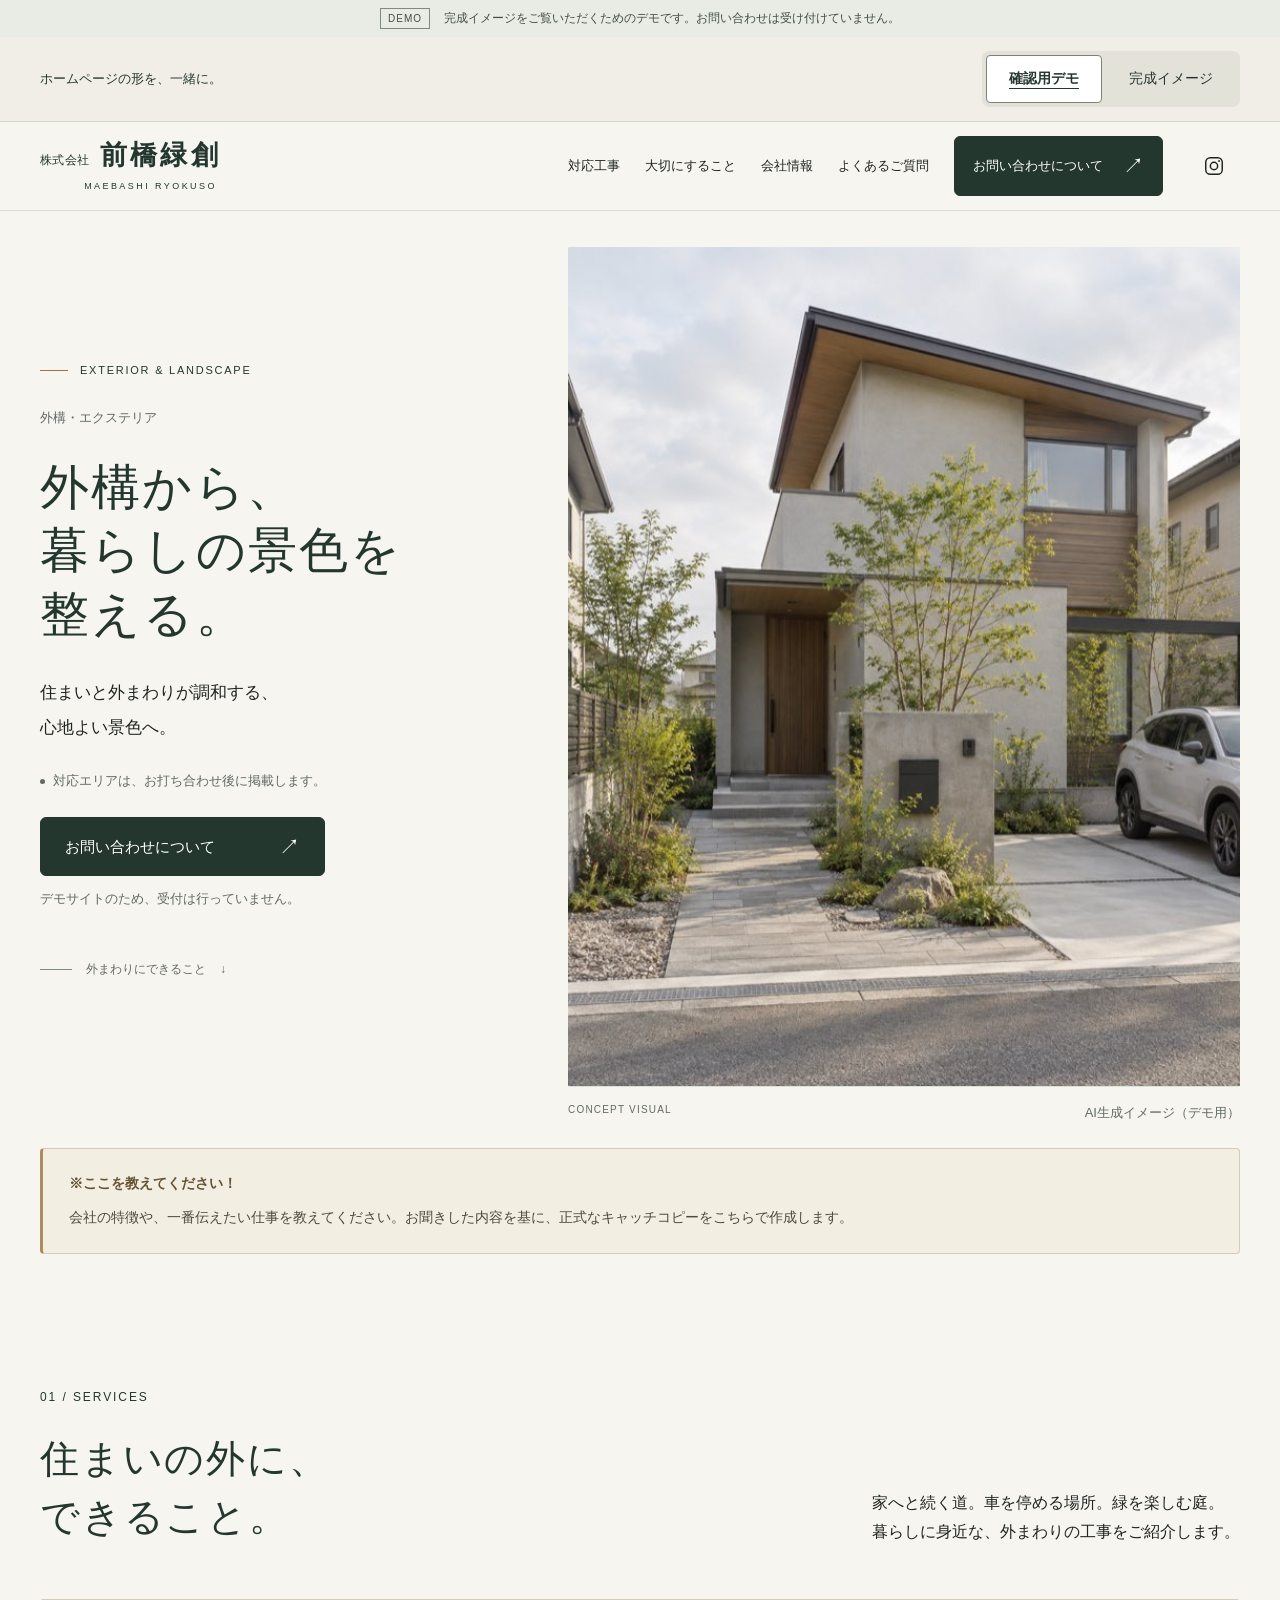
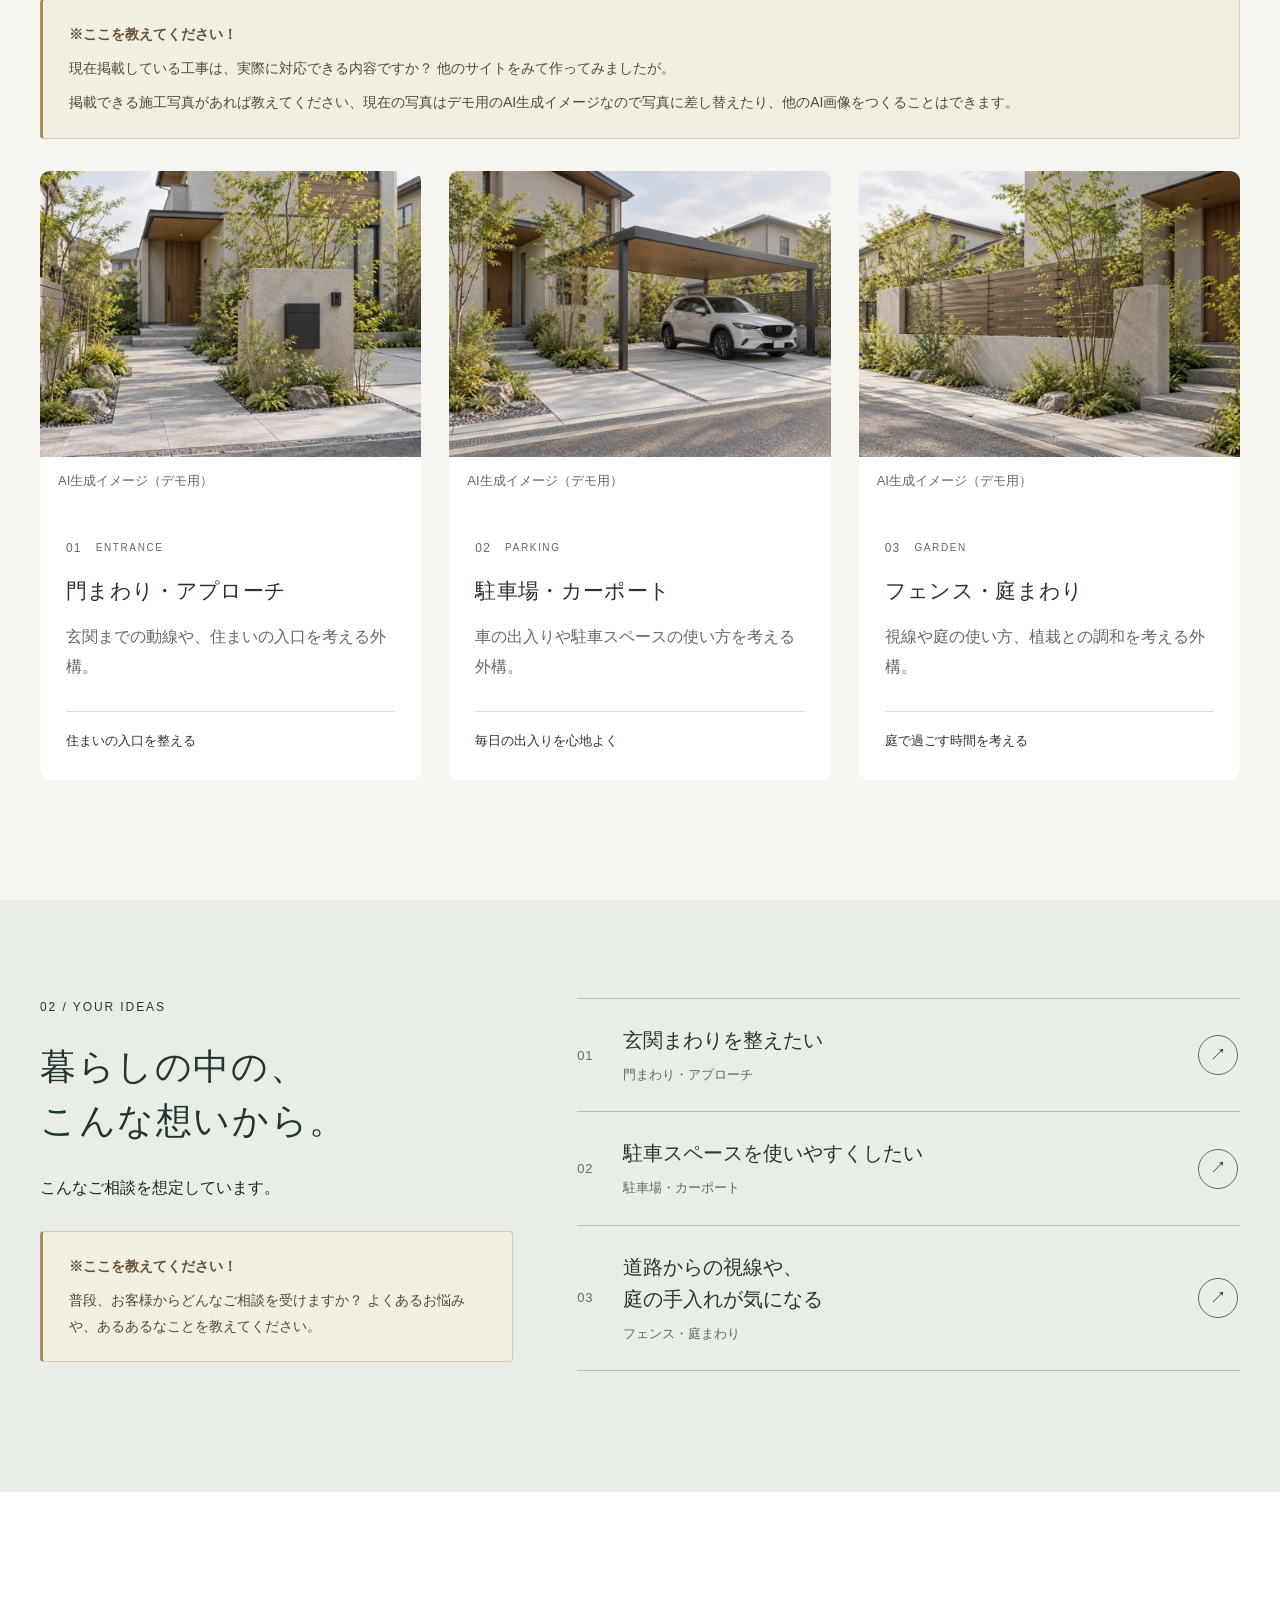
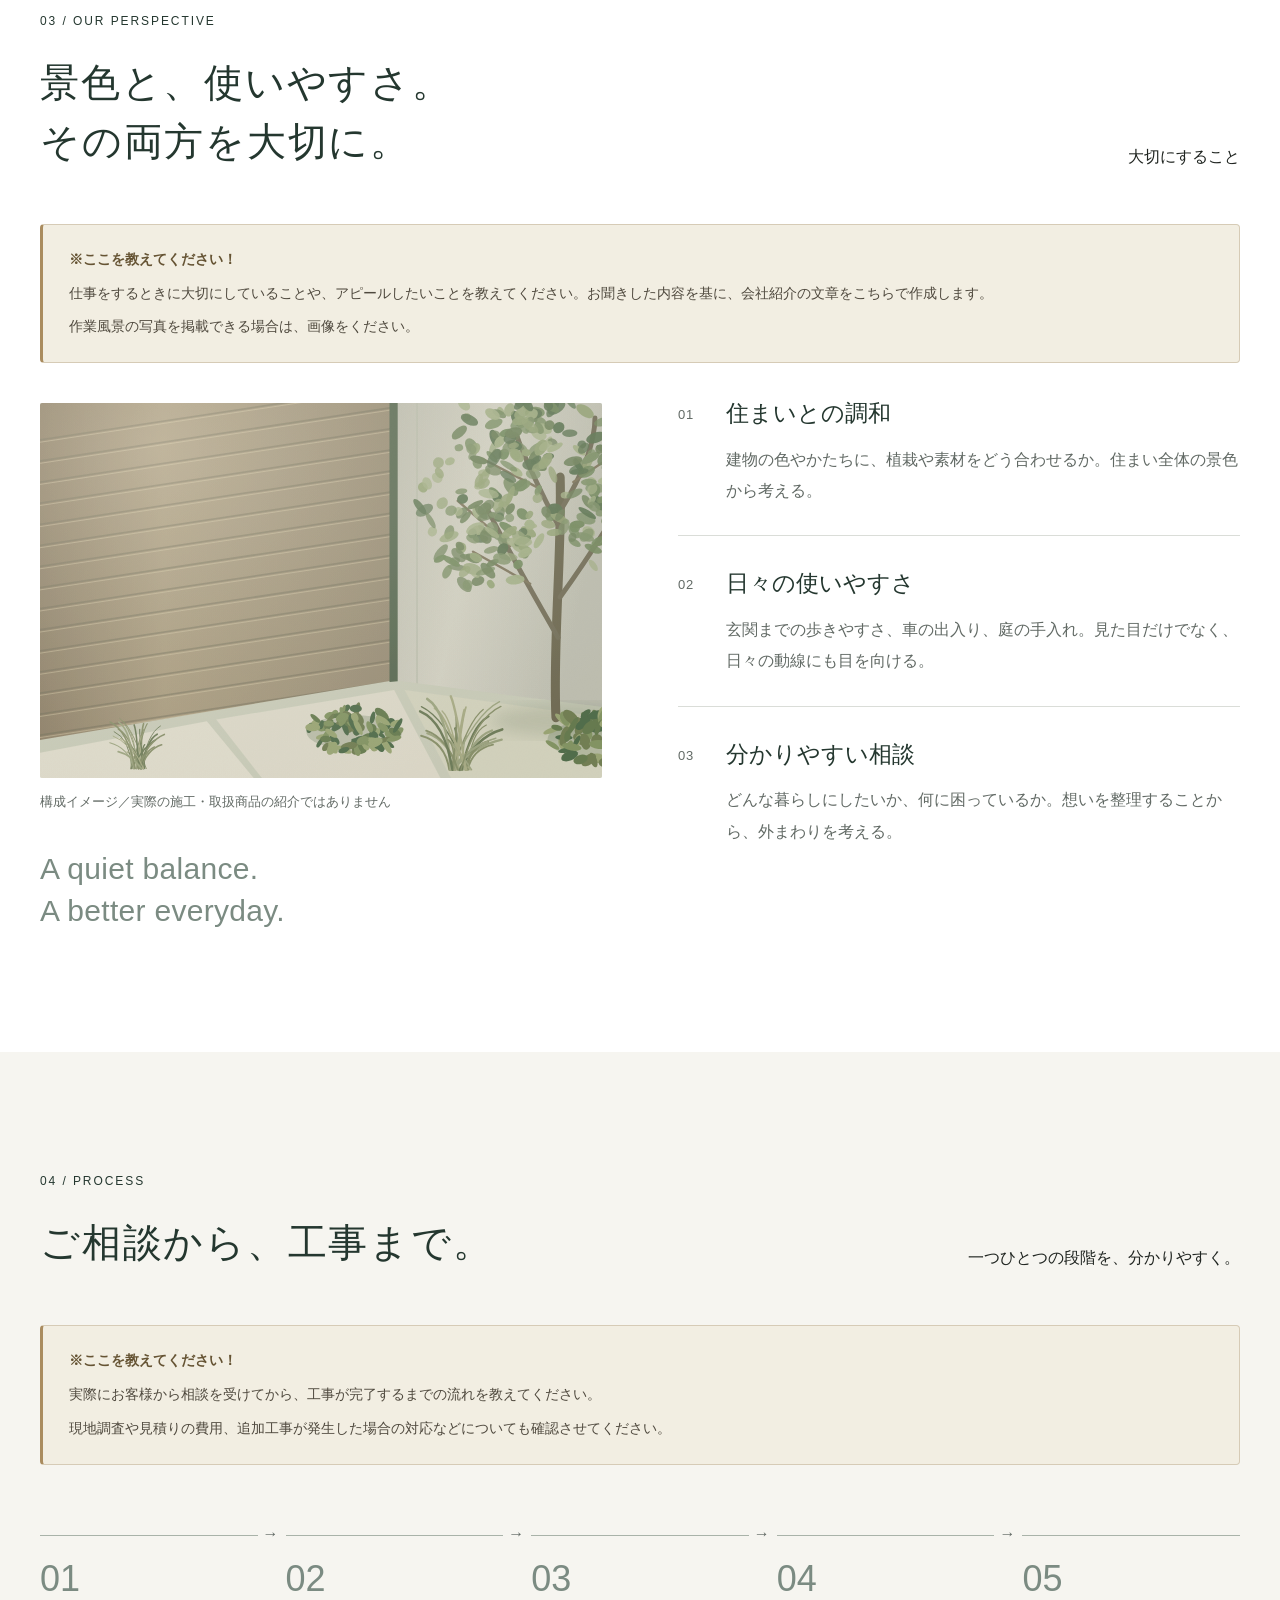
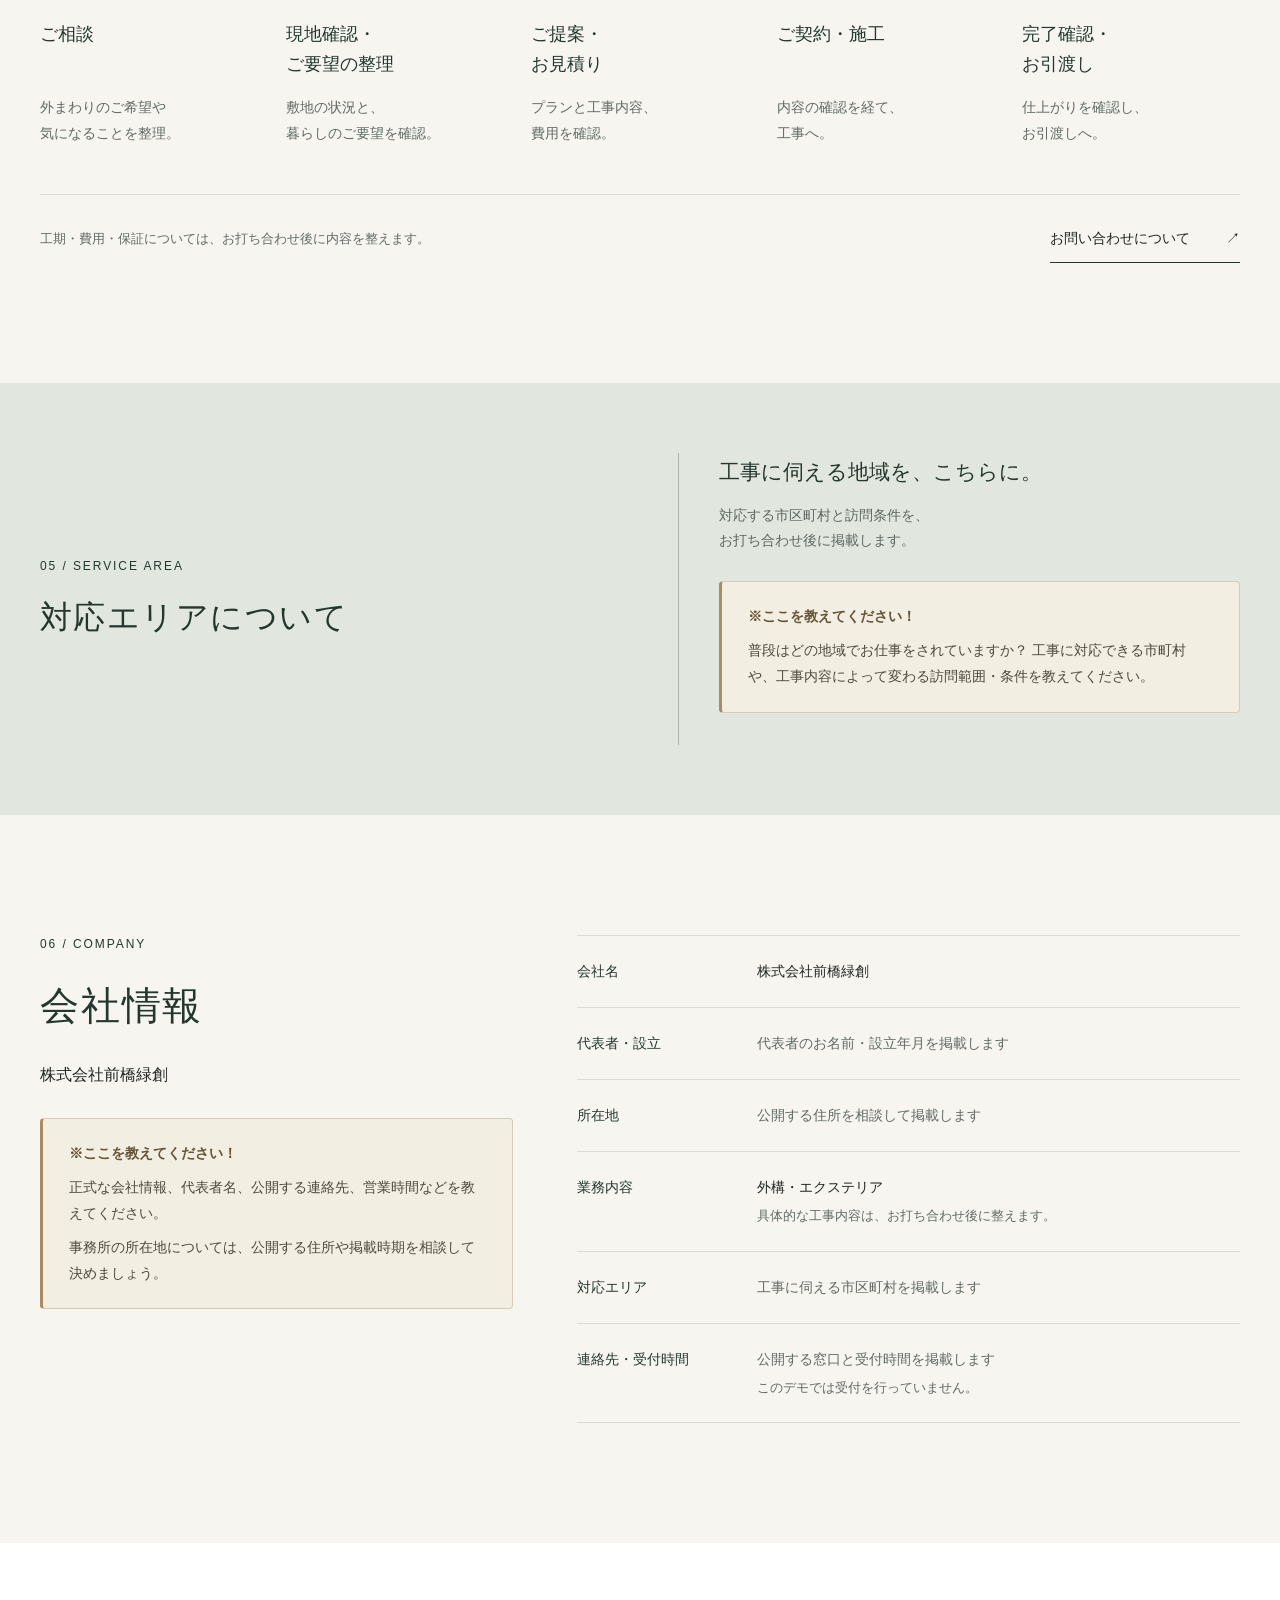
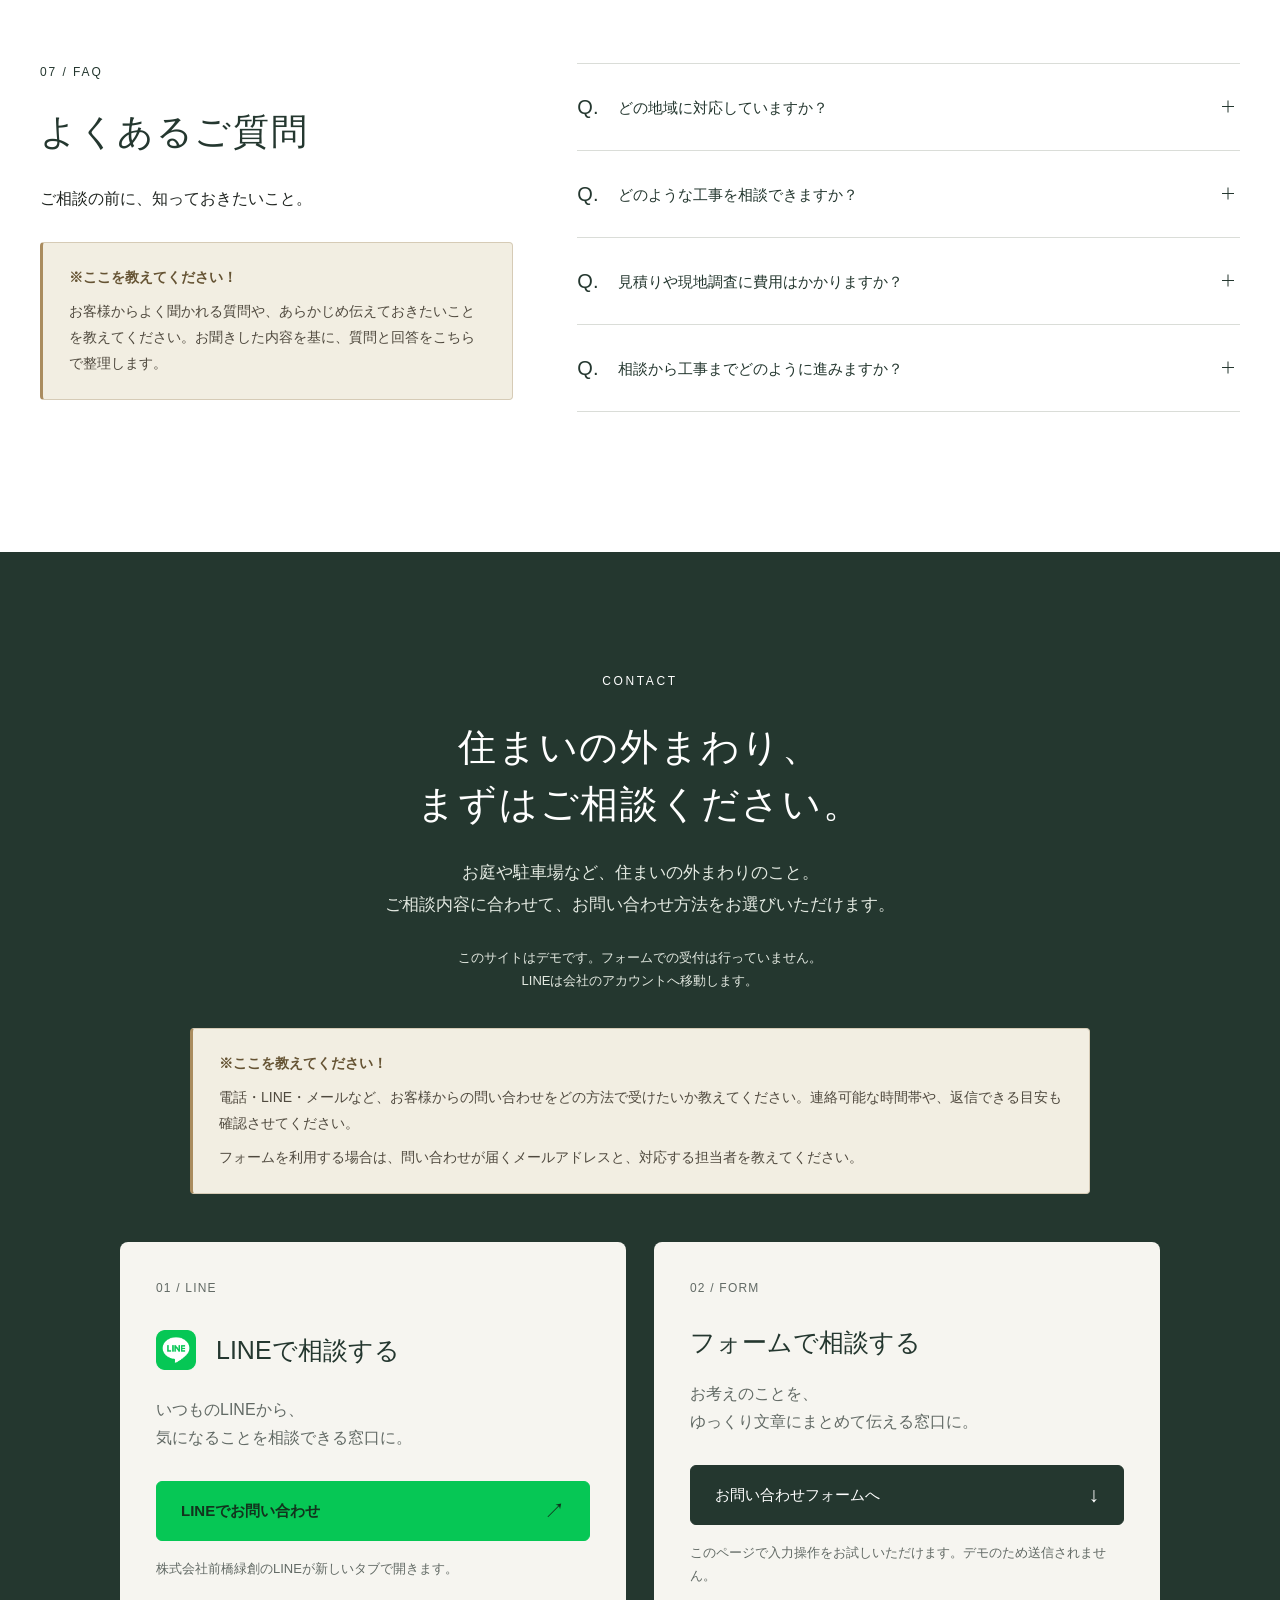
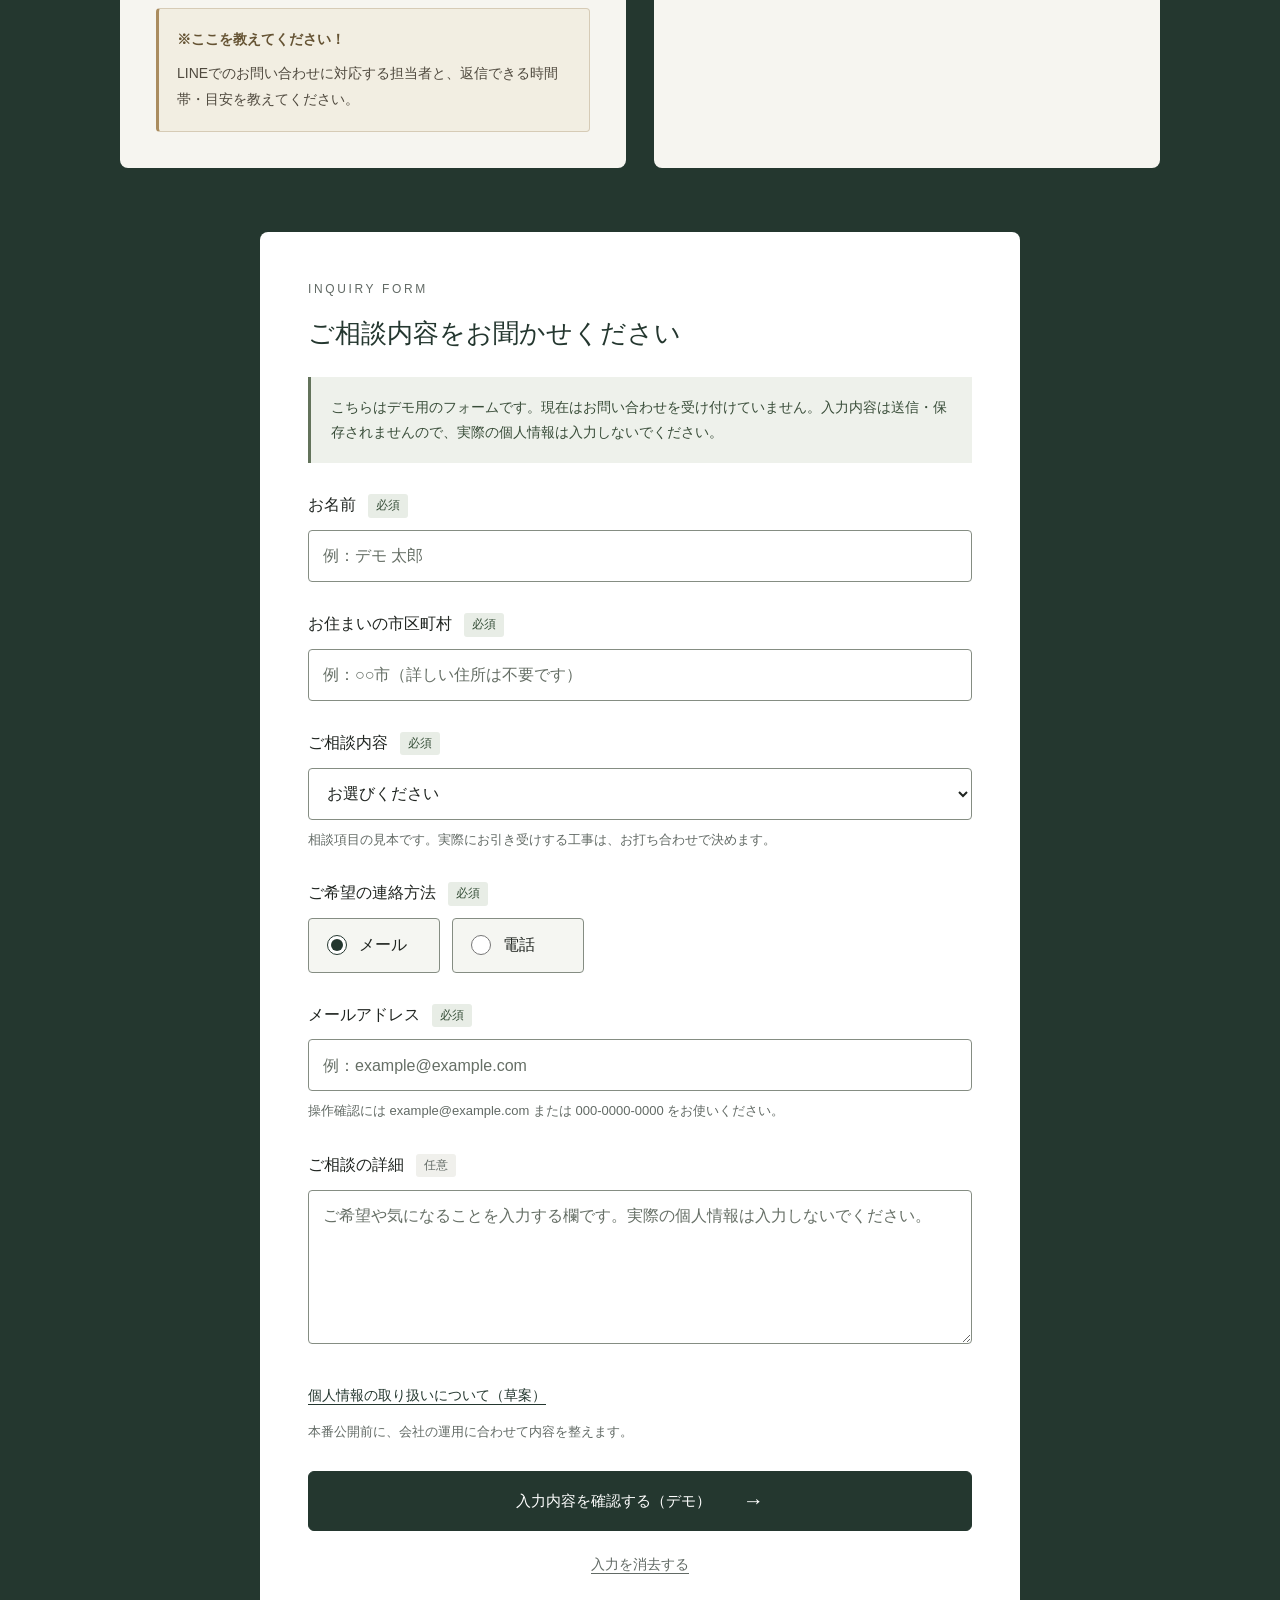
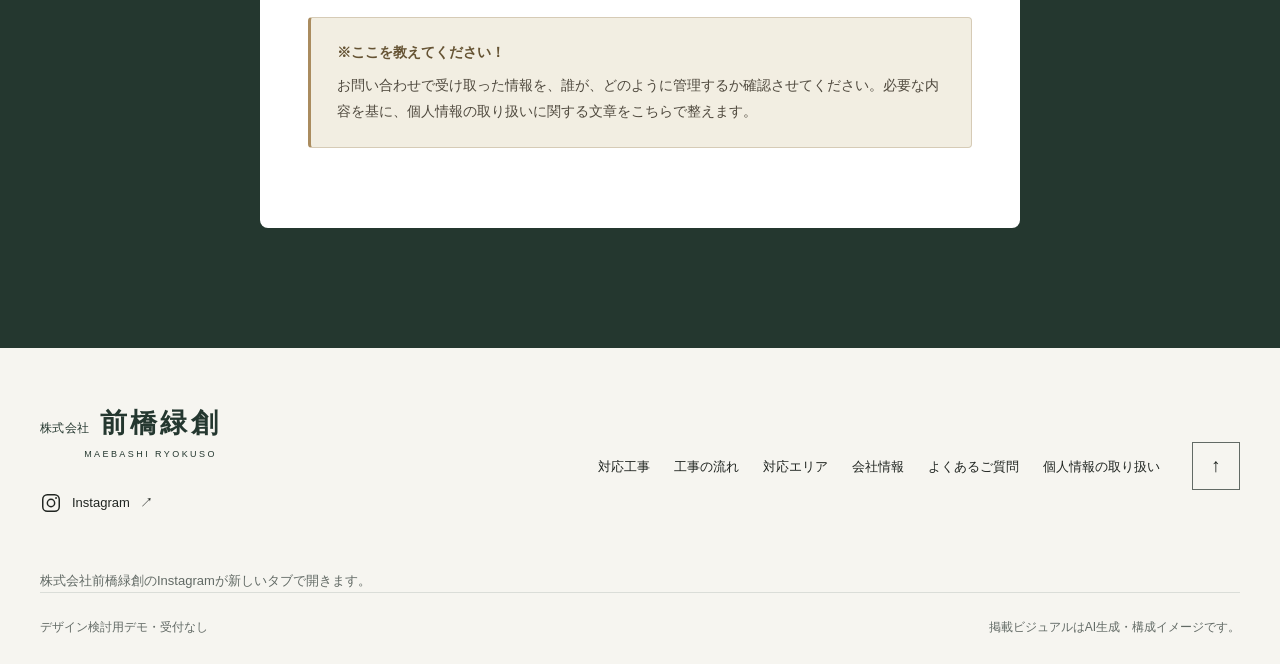
<file: index.html>
<!doctype html>
<html lang="ja">
<head>
  <meta charset="utf-8">
  <meta name="viewport" content="width=device-width, initial-scale=1">
  <meta name="robots" content="noindex, nofollow">
  <meta name="referrer" content="no-referrer">
  <meta http-equiv="Content-Security-Policy" content="form-action 'none'; connect-src 'none'; object-src 'none'; base-uri 'self'">
  <meta name="description" content="株式会社前橋緑創のホームページ構成・デザイン検討用デモです。掲載内容には確認中の項目があり、お問い合わせは受け付けていません。">
  <meta name="theme-color" content="#24372F">
  <title>株式会社前橋緑創｜外構・エクステリア デザイン検討用デモ</title>
  <link rel="icon" type="image/svg+xml" href="assets/images/favicon.svg">
  <link rel="stylesheet" href="css/style.css">
  <script src="js/main.js" defer></script>
</head>
<body id="top">
  <a class="skip-link" href="#main">本文へ移動する</a>
  <div class="demo-notice"><div class="container"><span class="demo-tag">DEMO</span><p>完成イメージをご覧いただくためのデモです。お問い合わせは受け付けていません。</p></div></div>
  <div class="demo-toolbar"><div class="container demo-toolbar-inner"><p>ホームページの形を、一緒に。</p><div class="view-switch" role="group" aria-label="デモの表示切り替え" hidden><button type="button" data-view="review" aria-pressed="true">確認用デモ</button><button type="button" data-view="preview" aria-pressed="false">完成イメージ</button></div><noscript><p class="caption">各所の案内を読みながら、完成イメージをご覧いただけます。</p></noscript></div><p class="visually-hidden" id="view-status" role="status"></p></div>
  <header class="site-header">
    <div class="header-inner container">
      <!-- 正式ロゴ原本取得後、この社名テキストを置き換える。参照スクリーンショットは使用しない。 -->
      <a class="brand" href="#top" aria-label="株式会社前橋緑創 トップへ"><span class="brand-name"><small>株式会社</small>前橋緑創</span><span class="brand-sub" lang="en">MAEBASHI RYOKUSO</span></a>
      <button class="menu-toggle" type="button" aria-expanded="false" aria-controls="primary-nav" hidden><span class="menu-lines" aria-hidden="true"></span><span class="menu-label">メニュー</span></button>
      <nav class="primary-nav" id="primary-nav" aria-label="メインナビゲーション">
        <a href="#services">対応工事</a><a href="#values">大切にすること</a><a href="#company">会社情報</a><a href="#faq">よくあるご質問</a>
        <a class="button header-cta" href="#contact">お問い合わせについて<span aria-hidden="true">↗</span></a>
        <a class="social-link header-social" data-social="instagram" href="https://www.instagram.com/maebashi_ryokuso" target="_blank" rel="noopener noreferrer" aria-label="株式会社前橋緑創のInstagramを新しいタブで開く"><svg viewBox="0 0 24 24" aria-hidden="true" focusable="false"><rect x="3" y="3" width="18" height="18" rx="5"/><circle cx="12" cy="12" r="4"/><circle class="icon-dot" cx="17.5" cy="6.5" r="1"/></svg><span class="social-label">Instagram</span></a>
      </nav>
    </div>
  </header>
  <main id="main" tabindex="-1">
    <section class="hero container" aria-labelledby="hero-title">
      <div class="hero-copy">
        <p class="eyebrow"><span></span><span lang="en">EXTERIOR &amp; LANDSCAPE</span></p>
        <p class="hero-category">外構・エクステリア</p>
        <h1 id="hero-title"><span>外構から、</span><span>暮らしの景色を</span><span>整える。</span></h1>
        <p class="hero-lead">住まいと外まわりが調和する、<br class="desktop-break">心地よい景色へ。</p>
        <p class="hero-area"><span class="status-dot" aria-hidden="true"></span>対応エリアは、お打ち合わせ後に掲載します。</p>
        <a class="button hero-cta" href="#contact">お問い合わせについて<span aria-hidden="true">↗</span></a>
        <p class="caption hero-note">デモサイトのため、受付は行っていません。</p>
        <a class="hero-scroll" href="#services"><span class="scroll-line" aria-hidden="true"></span><span>外まわりにできること</span><span aria-hidden="true">↓</span></a>
      </div>
      <figure class="hero-figure">
        <div class="image-frame hero-image" data-placeholder="HERO-01"><img src="assets/images/hero-main-1122.jpg" srcset="assets/images/hero-main-640.jpg 640w, assets/images/hero-main-960.jpg 960w, assets/images/hero-main-1122.jpg 1122w" sizes="(min-width: 1280px) 672px, (min-width: 1024px) calc((100vw - 64px) * .56), (min-width: 768px) calc((100vw - 94px) / 2), (max-width: 359px) calc(100vw - 32px), calc(100vw - 40px)" width="1122" height="1402" fetchpriority="high" alt="植栽と門柱、玄関アプローチが住宅に調和するAI生成の外構イメージ"></div>
        <figcaption><span class="image-label" lang="en">CONCEPT VISUAL</span><span class="ai-caption"><span>AI生成イメージ（デモ用）</span></span></figcaption>
      </figure>
      <aside class="review-note hero-review" aria-label="ファーストビューについてのご相談"><p class="review-note-title">※ここを教えてください！</p><p>会社の特徴や、一番伝えたい仕事を教えてください。お聞きした内容を基に、正式なキャッチコピーをこちらで作成します。</p></aside>
    </section>

    <section class="section services" id="services" aria-labelledby="services-title">
      <div class="container">
        <div class="section-heading"><div><p class="eyebrow" lang="en">01 / SERVICES</p><h2 id="services-title">住まいの外に、<br>できること。</h2></div><div class="section-intro"><p>家へと続く道。車を停める場所。緑を楽しむ庭。<br>暮らしに身近な、外まわりの工事をご紹介します。</p></div></div>
        <aside class="review-note"><p class="review-note-title">※ここを教えてください！</p><p>現在掲載している工事は、実際に対応できる内容ですか？ 他のサイトをみて作ってみましたが。</p><p>掲載できる施工写真があれば教えてください、現在の写真はデモ用のAI生成イメージなので写真に差し替えたり、他のAI画像をつくることはできます。</p></aside>
        <div class="service-grid">
          <article class="service-card" id="service-entrance">
            <figure><div class="image-frame" data-placeholder="SERVICE-01"><img src="assets/images/service-approach-960.jpg" srcset="assets/images/service-approach-480.jpg 480w, assets/images/service-approach-960.jpg 960w" sizes="(min-width: 1280px) 382px, (min-width: 1024px) calc((100vw - 120px) / 3), (min-width: 768px) calc((100vw - 88px) / 2), (max-width: 359px) calc(100vw - 32px), calc(100vw - 40px)" width="960" height="720" loading="lazy" decoding="async" alt="植栽に囲まれた門柱と玄関へ続く石調アプローチのAI生成イメージ"></div><figcaption class="ai-caption"><span>AI生成イメージ（デモ用）</span></figcaption></figure>
            <div class="service-content"><p class="service-index" lang="en">01 <span>ENTRANCE</span></p><h3>門まわり・アプローチ</h3><p>玄関までの動線や、住まいの入口を考える外構。</p><span class="service-keyword">住まいの入口を整える</span></div>
          </article>
          <article class="service-card" id="service-parking">
            <figure><div class="image-frame" data-placeholder="SERVICE-02"><img src="assets/images/service-carport-960.jpg" srcset="assets/images/service-carport-480.jpg 480w, assets/images/service-carport-960.jpg 960w" sizes="(min-width: 1280px) 382px, (min-width: 1024px) calc((100vw - 120px) / 3), (min-width: 768px) calc((100vw - 88px) / 2), (max-width: 359px) calc(100vw - 32px), calc(100vw - 40px)" width="960" height="720" loading="lazy" decoding="async" alt="木調の屋根を備えたカーポートと住宅の駐車スペースのAI生成イメージ"></div><figcaption class="ai-caption"><span>AI生成イメージ（デモ用）</span></figcaption></figure>
            <div class="service-content"><p class="service-index" lang="en">02 <span>PARKING</span></p><h3>駐車場・カーポート</h3><p>車の出入りや駐車スペースの使い方を考える外構。</p><span class="service-keyword">毎日の出入りを心地よく</span></div>
          </article>
          <article class="service-card" id="service-garden">
            <figure><div class="image-frame" data-placeholder="SERVICE-03"><img src="assets/images/service-fence-960.jpg" srcset="assets/images/service-fence-480.jpg 480w, assets/images/service-fence-960.jpg 960w" sizes="(min-width: 1280px) 382px, (min-width: 1024px) calc((100vw - 120px) / 3), (min-width: 768px) calc((100vw - 88px) / 2), (max-width: 359px) calc(100vw - 32px), calc(100vw - 40px)" width="960" height="720" loading="lazy" decoding="async" alt="横板の目隠しフェンスとコンクリート門柱、植栽のAI生成イメージ"></div><figcaption class="ai-caption"><span>AI生成イメージ（デモ用）</span></figcaption></figure>
            <div class="service-content"><p class="service-index" lang="en">03 <span>GARDEN</span></p><h3>フェンス・庭まわり</h3><p>視線や庭の使い方、植栽との調和を考える外構。</p><span class="service-keyword">庭で過ごす時間を考える</span></div>
          </article>
        </div>
      </div>
    </section>
    <!-- 実施工資料と掲載許可の取得後、ここに施工事例を追加。仮画像を実績へ転用しない。 -->
    <section class="section needs" id="needs" aria-labelledby="needs-title">
      <div class="container split-section">
        <div><p class="eyebrow" lang="en">02 / YOUR IDEAS</p><h2 id="needs-title">暮らしの中の、<br>こんな想いから。</h2><p class="section-description">こんなご相談を想定しています。</p><aside class="review-note"><p class="review-note-title">※ここを教えてください！</p><p>普段、お客様からどんなご相談を受けますか？ よくあるお悩みや、あるあるなことを教えてください。</p></aside></div>
        <div class="needs-list">
          <a href="#service-entrance"><span class="item-no" aria-hidden="true">01</span><div><h3>玄関まわりを整えたい</h3><p>門まわり・アプローチ</p></div><span class="round-arrow" aria-hidden="true">↗</span></a>
          <a href="#service-parking"><span class="item-no" aria-hidden="true">02</span><div><h3>駐車スペースを使いやすくしたい</h3><p>駐車場・カーポート</p></div><span class="round-arrow" aria-hidden="true">↗</span></a>
          <a href="#service-garden"><span class="item-no" aria-hidden="true">03</span><div><h3>道路からの視線や、<br>庭の手入れが気になる</h3><p>フェンス・庭まわり</p></div><span class="round-arrow" aria-hidden="true">↗</span></a>
        </div>
      </div>
    </section>

    <section class="section values" id="values" aria-labelledby="values-title">
      <div class="container">
        <div class="section-heading"><div><p class="eyebrow" lang="en">03 / OUR PERSPECTIVE</p><h2 id="values-title">景色と、使いやすさ。<br>その両方を大切に。</h2></div><div class="section-intro"><p>大切にすること</p></div></div>
        <aside class="review-note"><p class="review-note-title">※ここを教えてください！</p><p>仕事をするときに大切にしていることや、アピールしたいことを教えてください。お聞きした内容を基に、会社紹介の文章をこちらで作成します。</p><p>作業風景の写真を掲載できる場合は、画像をください。</p></aside>
        <div class="values-layout">
          <div class="values-figure"><figure><div class="image-frame" data-placeholder="MATERIAL-01"><img src="assets/images/material-placeholder.svg" width="960" height="640" loading="lazy" decoding="async" alt="石、木、植栽の組み合わせを描いた素材の構成イメージ"></div><figcaption>構成イメージ／実際の施工・取扱商品の紹介ではありません</figcaption></figure><p class="visual-message" lang="en" aria-hidden="true">A quiet balance.<br>A better everyday.</p></div>
          <div class="value-list">
            <article><span class="item-no">01</span><div><h3>住まいとの調和</h3><p>建物の色やかたちに、植栽や素材をどう合わせるか。住まい全体の景色から考える。</p></div></article>
            <article><span class="item-no">02</span><div><h3>日々の使いやすさ</h3><p>玄関までの歩きやすさ、車の出入り、庭の手入れ。見た目だけでなく、日々の動線にも目を向ける。</p></div></article>
            <article><span class="item-no">03</span><div><h3>分かりやすい相談</h3><p>どんな暮らしにしたいか、何に困っているか。想いを整理することから、外まわりを考える。</p></div></article>
          </div>
        </div>
      </div>
    </section>

    <section class="section process" id="process" aria-labelledby="process-title">
      <div class="container">
        <div class="section-heading"><div><p class="eyebrow" lang="en">04 / PROCESS</p><h2 id="process-title">ご相談から、<br class="mobile-break">工事まで。</h2></div><div class="section-intro"><p>一つひとつの段階を、分かりやすく。</p></div></div>
        <aside class="review-note"><p class="review-note-title">※ここを教えてください！</p><p>実際にお客様から相談を受けてから、工事が完了するまでの流れを教えてください。</p><p>現地調査や見積りの費用、追加工事が発生した場合の対応などについても確認させてください。</p></aside>
        <ol class="process-list">
          <li><span class="step-number" aria-hidden="true">01</span><h3>ご相談</h3><p>外まわりのご希望や<br>気になることを整理。</p></li>
          <li><span class="step-number" aria-hidden="true">02</span><h3>現地確認・<br>ご要望の整理</h3><p>敷地の状況と、<br>暮らしのご要望を確認。</p></li>
          <li><span class="step-number" aria-hidden="true">03</span><h3>ご提案・<br>お見積り</h3><p>プランと工事内容、<br>費用を確認。</p></li>
          <li><span class="step-number" aria-hidden="true">04</span><h3>ご契約・施工</h3><p>内容の確認を経て、<br>工事へ。</p></li>
          <li><span class="step-number" aria-hidden="true">05</span><h3>完了確認・<br>お引渡し</h3><p>仕上がりを確認し、<br>お引渡しへ。</p></li>
        </ol>
        <div class="process-footer"><p class="caption">工期・費用・保証については、お打ち合わせ後に内容を整えます。</p><a class="text-link" href="#contact">お問い合わせについて<span aria-hidden="true">↗</span></a></div>
      </div>
    </section>

    <section class="area-section" id="area" aria-labelledby="area-title">
      <div class="container area-inner"><div><p class="eyebrow" lang="en">05 / SERVICE AREA</p><h2 id="area-title">対応エリアについて</h2></div><div class="area-information"><p class="area-status">工事に伺える地域を、こちらに。</p><p>対応する市区町村と訪問条件を、<br class="desktop-break">お打ち合わせ後に掲載します。</p><aside class="review-note"><p class="review-note-title">※ここを教えてください！</p><p>普段はどの地域でお仕事をされていますか？ 工事に対応できる市町村や、工事内容によって変わる訪問範囲・条件を教えてください。</p></aside></div></div>
    </section>

    <section class="section company" id="company" aria-labelledby="company-title">
      <div class="container split-section"><div><p class="eyebrow" lang="en">06 / COMPANY</p><h2 id="company-title">会社情報</h2><p class="section-description">株式会社前橋緑創</p><aside class="review-note"><p class="review-note-title">※ここを教えてください！</p><p>正式な会社情報、代表者名、公開する連絡先、営業時間などを教えてください。</p><p>事務所の所在地については、公開する住所や掲載時期を相談して決めましょう。</p></aside></div>
        <dl class="company-table"><div><dt>会社名</dt><dd>株式会社前橋緑創</dd></div><div><dt>代表者・設立</dt><dd class="pending">代表者のお名前・設立年月を掲載します</dd></div><div><dt>所在地</dt><dd class="pending">公開する住所を相談して掲載します</dd></div><div><dt>業務内容</dt><dd>外構・エクステリア<span class="caption">具体的な工事内容は、お打ち合わせ後に整えます。</span></dd></div><div><dt>対応エリア</dt><dd class="pending">工事に伺える市区町村を掲載します</dd></div><div><dt>連絡先・受付時間</dt><dd class="pending">公開する窓口と受付時間を掲載します<span class="caption">このデモでは受付を行っていません。</span></dd></div></dl>
      </div>
    </section>

    <section class="section faq" id="faq" aria-labelledby="faq-title">
      <div class="container split-section"><div><p class="eyebrow" lang="en">07 / FAQ</p><h2 id="faq-title">よくあるご質問</h2><p class="section-description">ご相談の前に、知っておきたいこと。</p><aside class="review-note"><p class="review-note-title">※ここを教えてください！</p><p>お客様からよく聞かれる質問や、あらかじめ伝えておきたいことを教えてください。お聞きした内容を基に、質問と回答をこちらで整理します。</p></aside></div>
        <div class="faq-list">
          <details><summary><span class="question-label" aria-hidden="true">Q.</span><span>どの地域に対応していますか？</span><span class="faq-icon" aria-hidden="true"></span></summary><div class="faq-answer"><span aria-hidden="true">A.</span><p>工事に伺える市区町村と、訪問の条件をここでご案内する予定です。</p></div></details>
          <details><summary><span class="question-label" aria-hidden="true">Q.</span><span>どのような工事を相談できますか？</span><span class="faq-icon" aria-hidden="true"></span></summary><div class="faq-answer"><span aria-hidden="true">A.</span><p>お引き受けできる工事や、ご相談の具体例をお打ち合わせ後に掲載します。</p></div></details>
          <details><summary><span class="question-label" aria-hidden="true">Q.</span><span>見積りや現地調査に費用はかかりますか？</span><span class="faq-icon" aria-hidden="true"></span></summary><div class="faq-answer"><span aria-hidden="true">A.</span><p>現地調査・お見積りの費用や条件を、実際の進め方に合わせてご案内する予定です。</p></div></details>
          <details><summary><span class="question-label" aria-hidden="true">Q.</span><span>相談から工事までどのように進みますか？</span><span class="faq-icon" aria-hidden="true"></span></summary><div class="faq-answer"><span aria-hidden="true">A.</span><p>ご相談からお引渡しまでの手順と、事前にご用意いただくものを整理して掲載します。</p></div></details>
        </div>
      </div>
    </section>

    <section class="contact section" id="contact" aria-labelledby="contact-title">
      <div class="container contact-inner">
        <p class="eyebrow" lang="en">CONTACT</p><h2 id="contact-title">住まいの外まわり、<br>まずはご相談ください。</h2>
        <p class="contact-lead">お庭や駐車場など、住まいの外まわりのこと。<br>ご相談内容に合わせて、お問い合わせ方法をお選びいただけます。</p>
        <p class="contact-demo-note">このサイトはデモです。フォームでの受付は行っていません。<br>LINEは会社のアカウントへ移動します。</p>
        <aside class="review-note"><p class="review-note-title">※ここを教えてください！</p><p>電話・LINE・メールなど、お客様からの問い合わせをどの方法で受けたいか教えてください。連絡可能な時間帯や、返信できる目安も確認させてください。</p><p>フォームを利用する場合は、問い合わせが届くメールアドレスと、対応する担当者を教えてください。</p></aside>
        <div class="contact-options">
          <div class="contact-option line-option">
            <p class="option-number" lang="en">01 / LINE</p><h3><img class="line-brand-icon" src="assets/images/line-brand-icon.png" width="40" height="40" alt="" loading="lazy" decoding="async">LINEで相談する</h3>
            <p>いつものLINEから、<br>気になることを相談できる窓口に。</p>
            <!-- ユーザー提供の会社LINE URL。変更時はdata-social="line"を検索する。 -->
            <a class="button line-button" data-social="line" href="https://lin.ee/ZGinOcn" target="_blank" rel="noopener noreferrer">LINEでお問い合わせ<span aria-hidden="true">↗</span></a>
            <p class="external-note">株式会社前橋緑創のLINEが新しいタブで開きます。</p>
            <aside class="review-note"><p class="review-note-title">※ここを教えてください！</p><p>LINEでのお問い合わせに対応する担当者と、返信できる時間帯・目安を教えてください。</p></aside>
          </div>
          <div class="contact-option form-option">
            <p class="option-number" lang="en">02 / FORM</p><h3>フォームで相談する</h3><p>お考えのことを、<br>ゆっくり文章にまとめて伝える窓口に。</p>
            <a class="button form-jump" href="#demo-form">お問い合わせフォームへ<span aria-hidden="true">↓</span></a><p class="external-note">このページで入力操作をお試しいただけます。デモのため送信されません。</p>
          </div>
        </div>
        <div class="demo-form-panel" id="demo-form" role="form" aria-labelledby="form-title" aria-describedby="form-demo-note">
          <p class="eyebrow" lang="en">INQUIRY FORM</p><h3 id="form-title"><span>ご相談内容を</span><span>お聞かせください</span></h3>
          <p class="form-demo-note" id="form-demo-note">こちらはデモ用のフォームです。現在はお問い合わせを受け付けていません。入力内容は送信・保存されませんので、実際の個人情報は入力しないでください。</p>
          <!-- ネイティブform/submit/actionを使用しない。JS無効時のEnterでも送信されない。 -->
          <div class="form-field"><label for="demo-name">お名前<span class="required-label">必須</span></label><input id="demo-name" type="text" required maxlength="80" autocomplete="off" placeholder="例：デモ 太郎" aria-describedby="demo-name-error"><p class="field-error" id="demo-name-error" hidden></p></div>
          <div class="form-field"><label for="demo-city">お住まいの市区町村<span class="required-label">必須</span></label><input id="demo-city" type="text" required maxlength="100" autocomplete="off" placeholder="例：○○市（詳しい住所は不要です）" aria-describedby="demo-city-error"><p class="field-error" id="demo-city-error" hidden></p></div>
          <div class="form-field"><label for="demo-topic">ご相談内容<span class="required-label">必須</span></label><select id="demo-topic" required aria-describedby="demo-topic-hint demo-topic-error"><option value="">お選びください</option>新築外構</option><option>駐車場・カーポート</option><option>フェンス・目隠し</option><option>庭・外構リフォーム</option><option>その他・まだ決まっていない</option></select><p class="field-hint" id="demo-topic-hint">相談項目の見本です。実際にお引き受けする工事は、お打ち合わせで決めます。</p><p class="field-error" id="demo-topic-error" hidden></p></div>
          <fieldset class="form-field contact-method"><legend>ご希望の連絡方法<span class="required-label">必須</span></legend><div class="radio-options"><label><input type="radio" name="demo-method" value="email" checked required>メール</label><label><input type="radio" name="demo-method" value="tel" required>電話</label></div></fieldset>
          <div class="form-field"><label for="demo-contact"><span id="contact-field-label">メールアドレスまたは電話番号</span><span class="required-label">必須</span></label><input id="demo-contact" type="text" required maxlength="254" autocomplete="off" aria-describedby="demo-contact-hint demo-contact-error"><p class="field-hint" id="demo-contact-hint">操作確認には example@example.com または 000-0000-0000 をお使いください。</p><p class="field-error" id="demo-contact-error" hidden></p></div>
          <div class="form-field"><label for="demo-details">ご相談の詳細<span class="optional-label">任意</span></label><textarea id="demo-details" rows="5" maxlength="2000" autocomplete="off" placeholder="ご希望や気になることを入力する欄です。実際の個人情報は入力しないでください。"></textarea></div>
          <p class="form-privacy"><a href="privacy.html" data-page-link>個人情報の取り扱いについて（草案）</a><span>本番公開前に、会社の運用に合わせて内容を整えます。</span></p>
          <noscript><p class="form-demo-note">文字入力と連絡方法の選択はお試しいただけます。入力チェックと表示切り替えにはJavaScriptが必要です。入力内容が送信されることはありません。</p></noscript>
          <div class="form-actions"><button class="button" id="demo-check" type="button" hidden>入力内容を確認する（デモ）<span aria-hidden="true">→</span></button><button class="clear-button" id="demo-clear" type="button" hidden>入力を消去する</button></div>
          <p id="form-result" class="form-result" role="status" tabindex="-1" hidden></p>
          <aside class="review-note"><p class="review-note-title">※ここを教えてください！</p><p>お問い合わせで受け取った情報を、誰が、どのように管理するか確認させてください。必要な内容を基に、個人情報の取り扱いに関する文章をこちらで整えます。</p></aside>
        </div>
      </div>
    </section>
  </main>
  <footer class="site-footer"><div class="container"><div class="footer-top"><div class="footer-brand"><a class="brand" href="#top" aria-label="株式会社前橋緑創 トップへ"><span class="brand-name"><small>株式会社</small>前橋緑創</span><span class="brand-sub" lang="en">MAEBASHI RYOKUSO</span></a><a class="social-link" data-social="instagram" href="https://www.instagram.com/maebashi_ryokuso" target="_blank" rel="noopener noreferrer"><svg viewBox="0 0 24 24" aria-hidden="true" focusable="false"><rect x="3" y="3" width="18" height="18" rx="5"/><circle cx="12" cy="12" r="4"/><circle class="icon-dot" cx="17.5" cy="6.5" r="1"/></svg><span>Instagram</span><span aria-hidden="true">↗</span><span class="visually-hidden">：株式会社前橋緑創のアカウントを新しいタブで開く。</span></a></div><nav aria-label="フッターナビゲーション"><a href="#services">対応工事</a><a href="#process">工事の流れ</a><a href="#area">対応エリア</a><a href="#company">会社情報</a><a href="#faq">よくあるご質問</a><a href="privacy.html" data-page-link>個人情報の取り扱い</a></nav><a class="back-top" href="#top" aria-label="ページの先頭へ">↑</a></div><p class="footer-social-note">株式会社前橋緑創のInstagramが新しいタブで開きます。</p><div class="footer-bottom"><p>デザイン検討用デモ・受付なし</p><p class="caption">掲載ビジュアルはAI生成・構成イメージです。</p></div></div></footer>
</body>
</html>
</file>
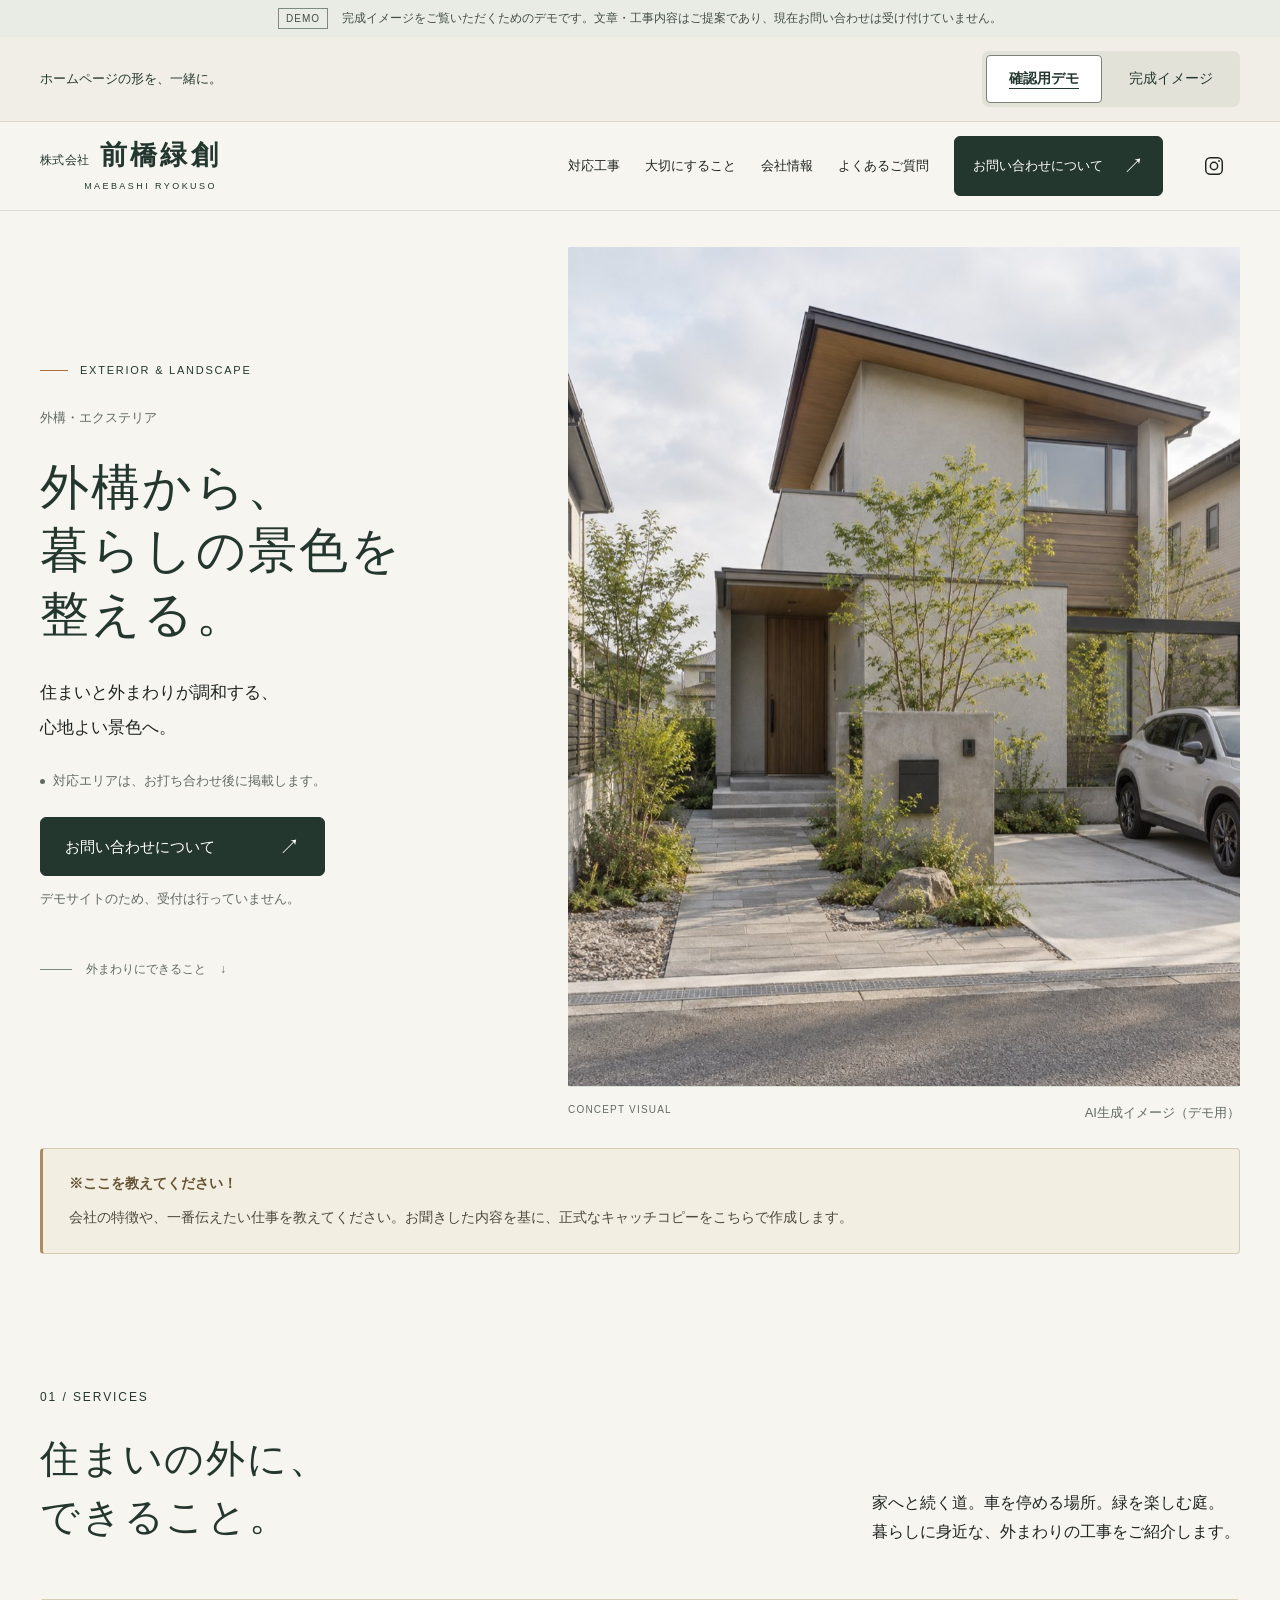
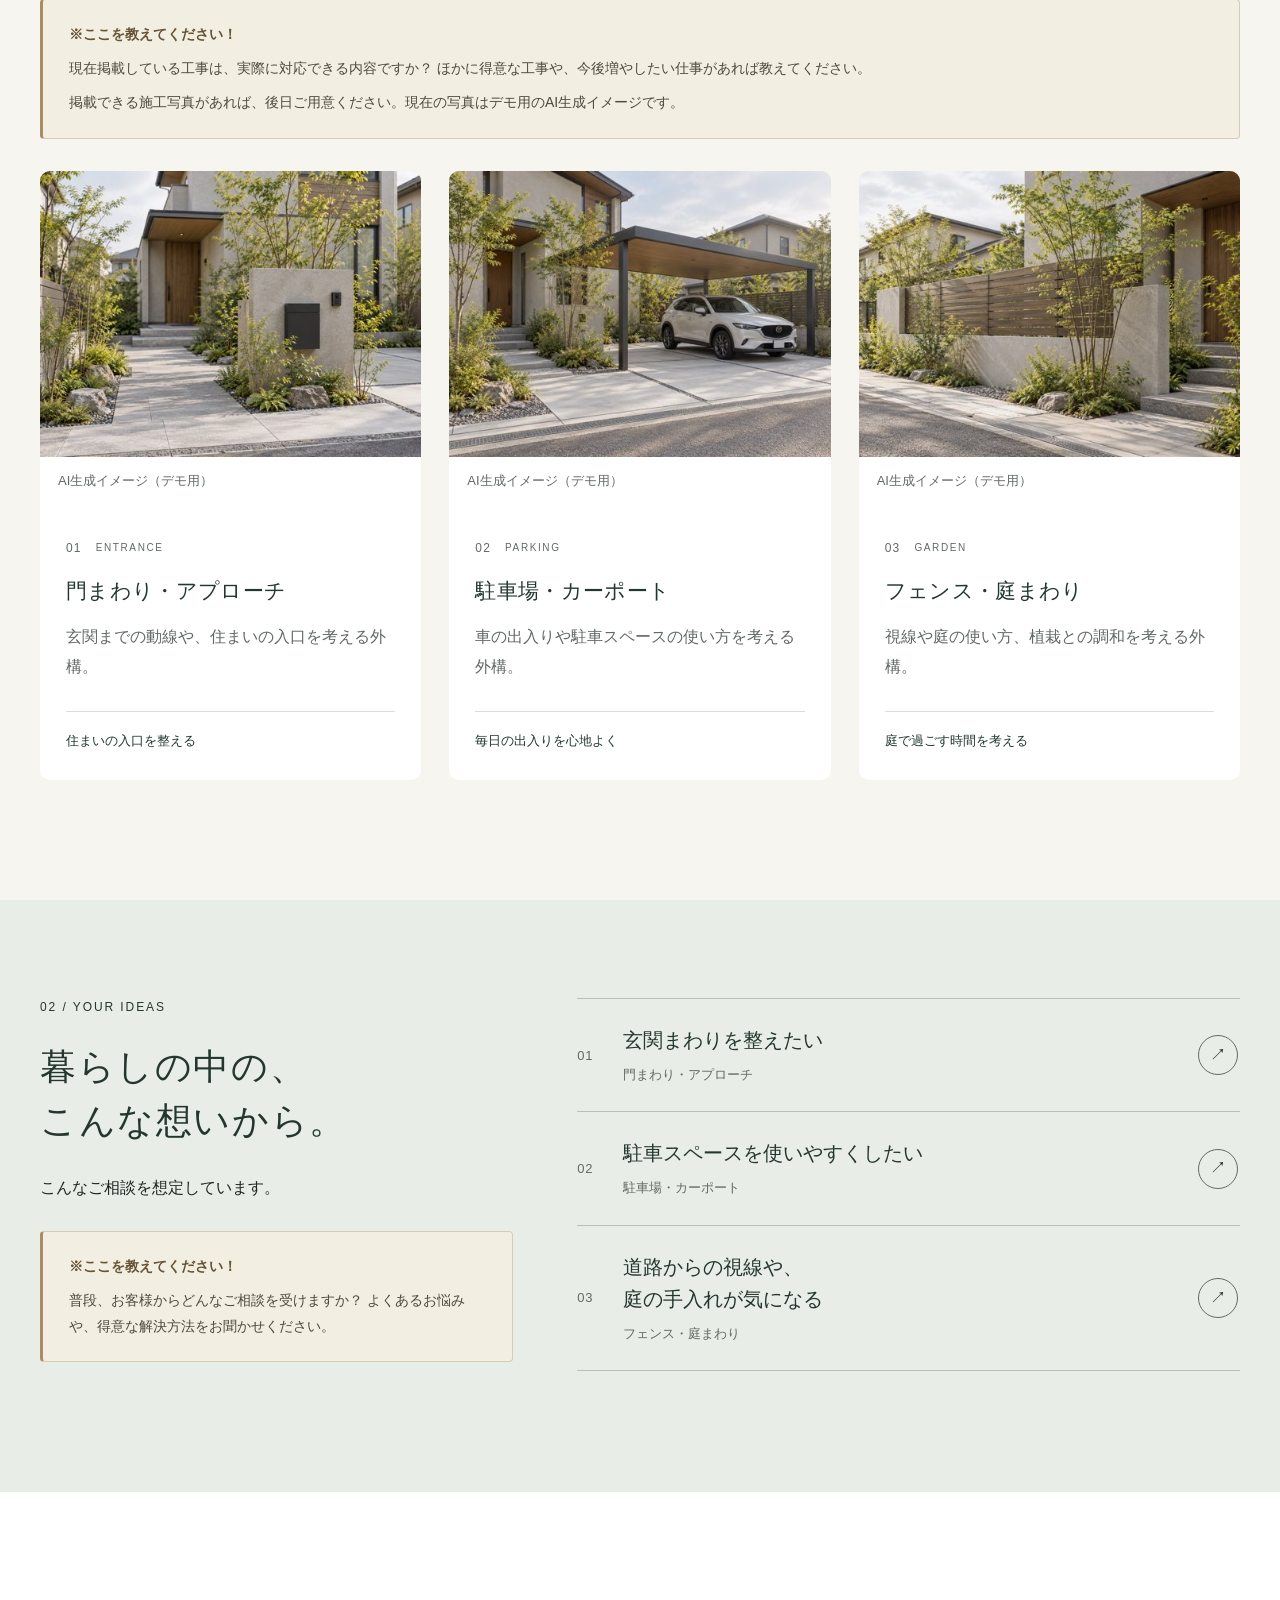
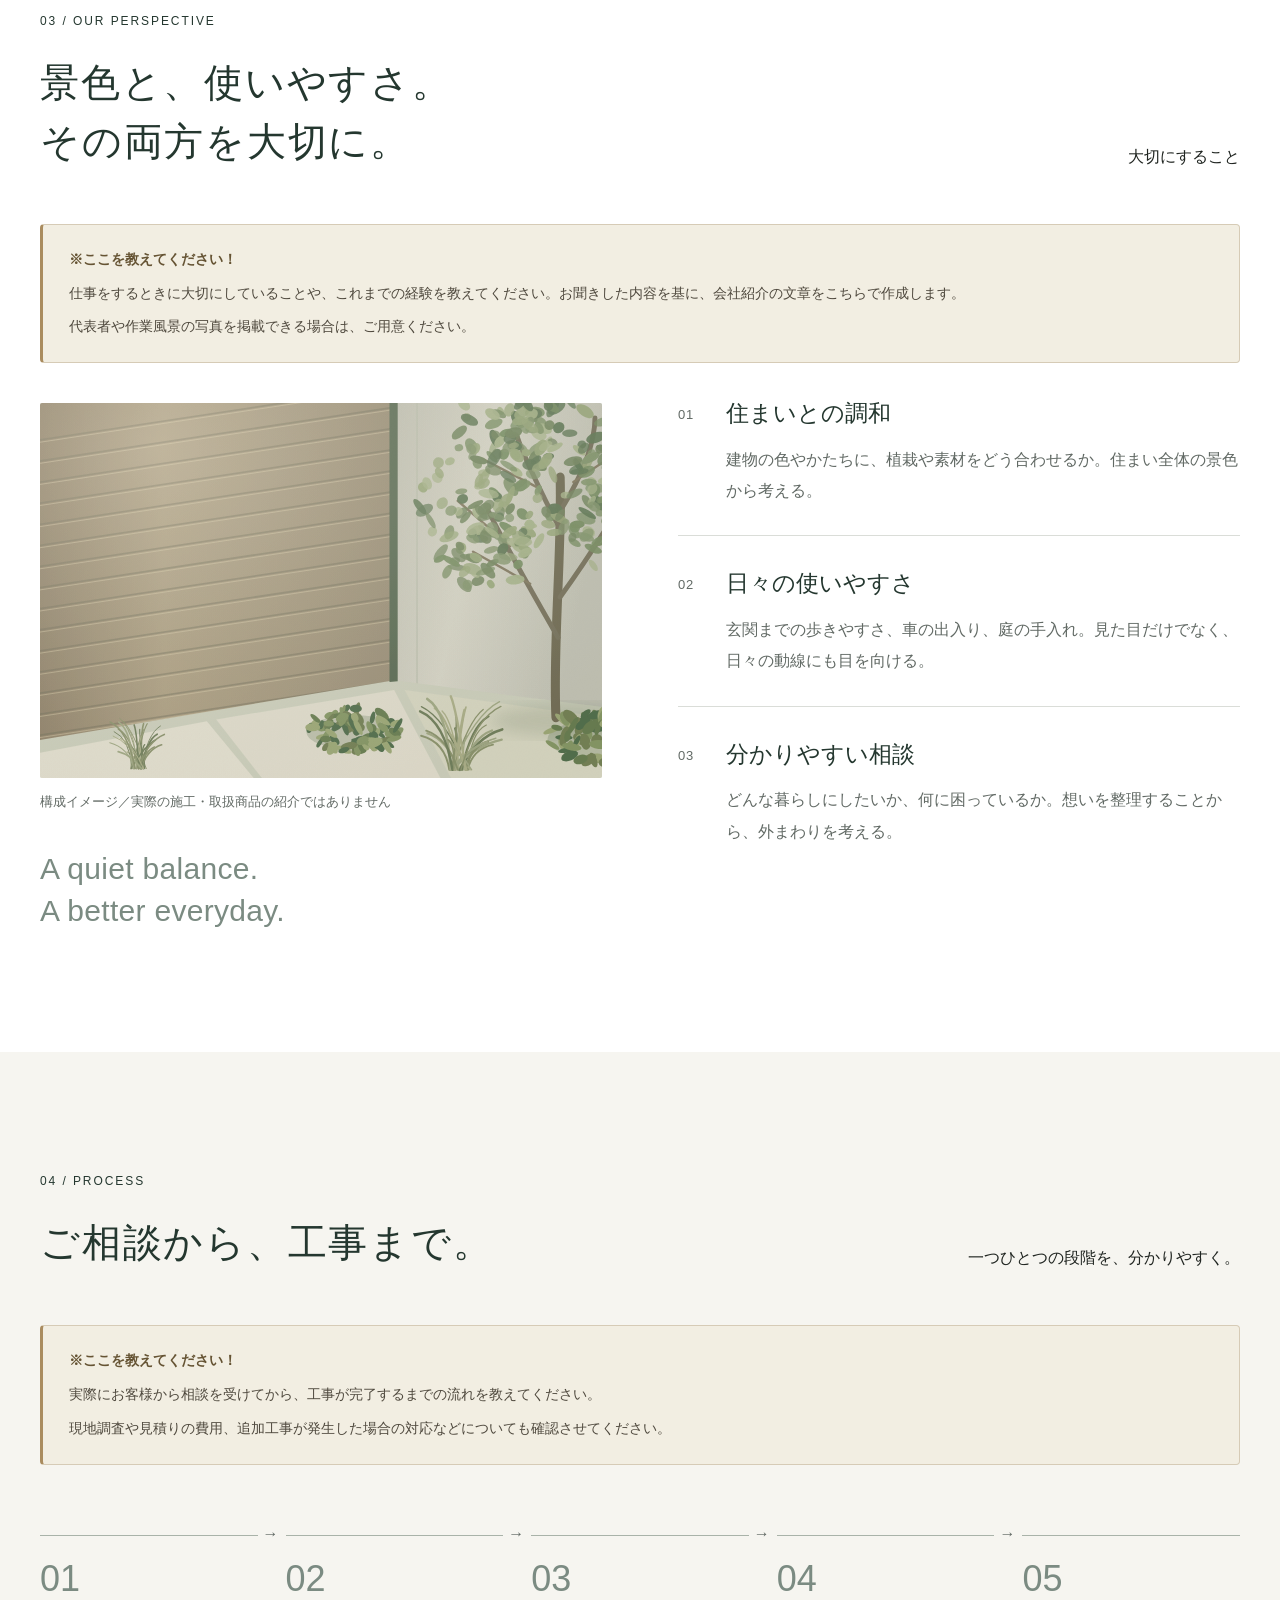
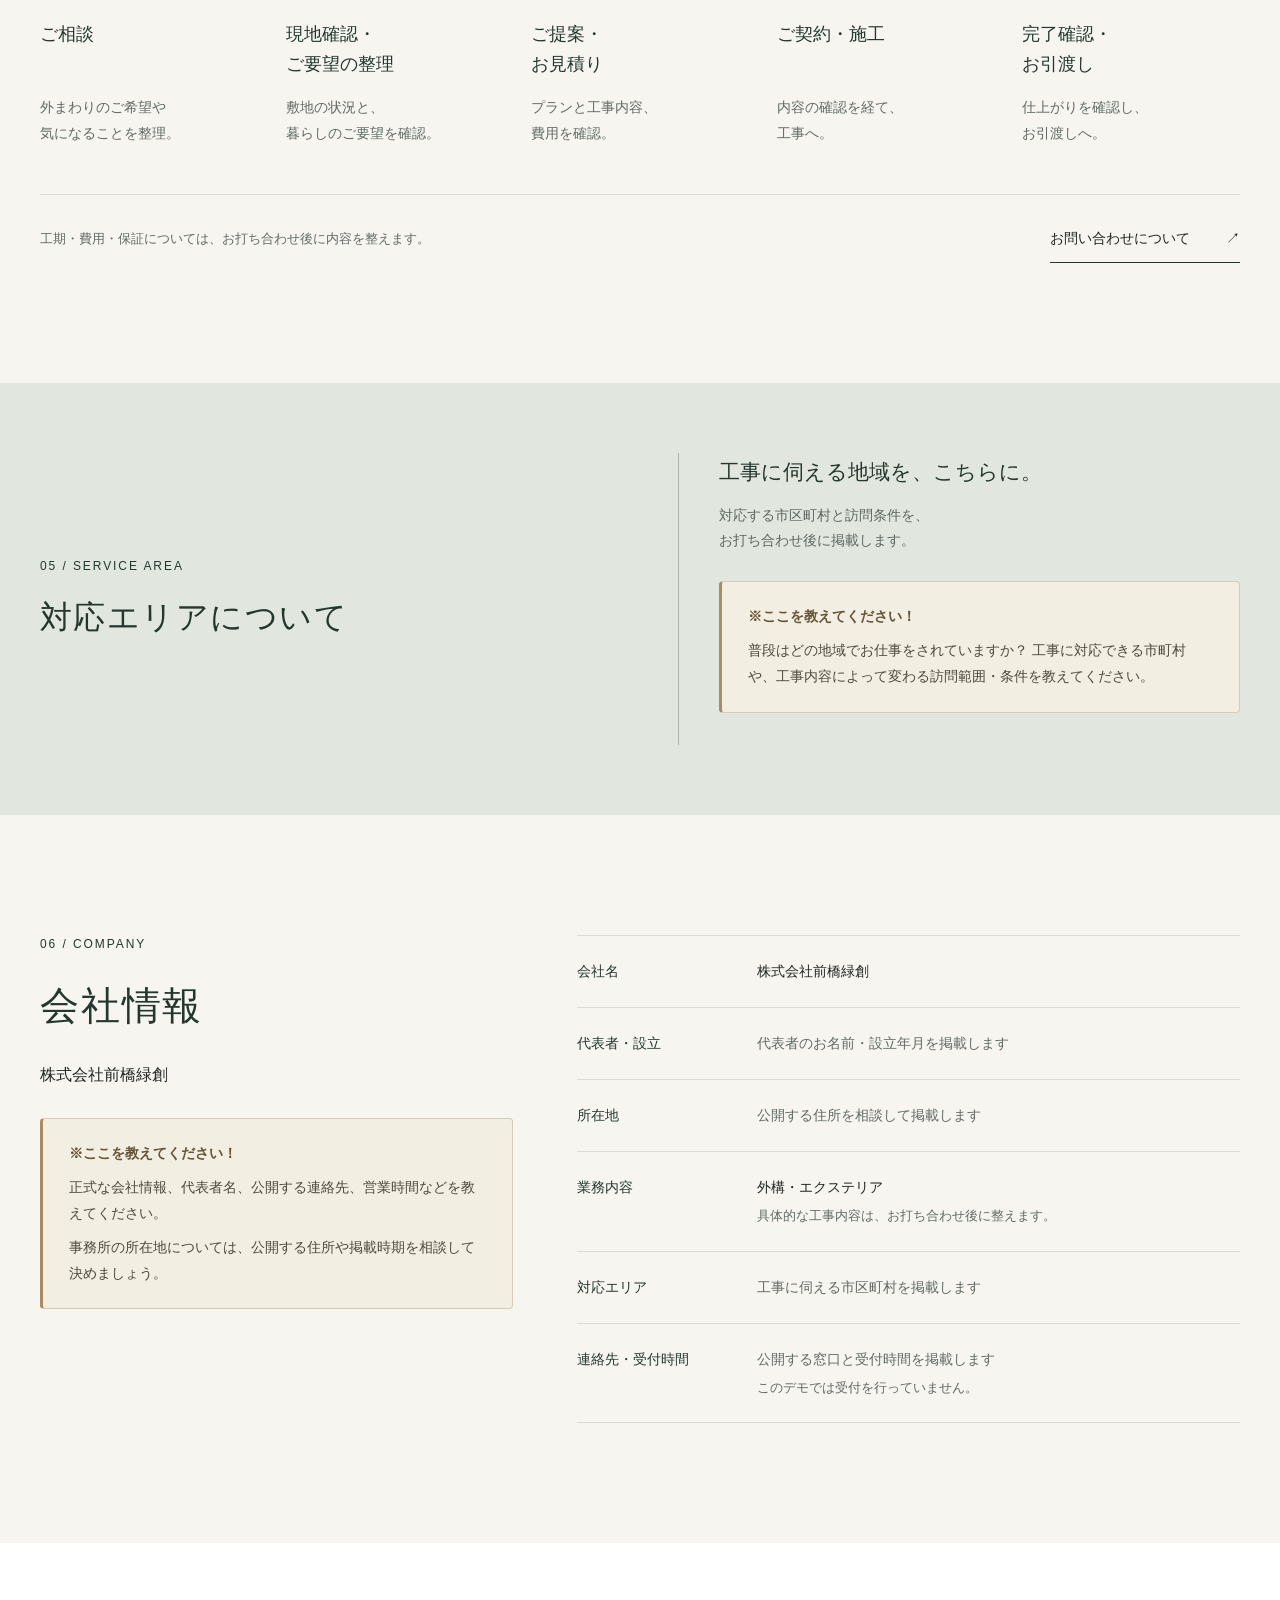
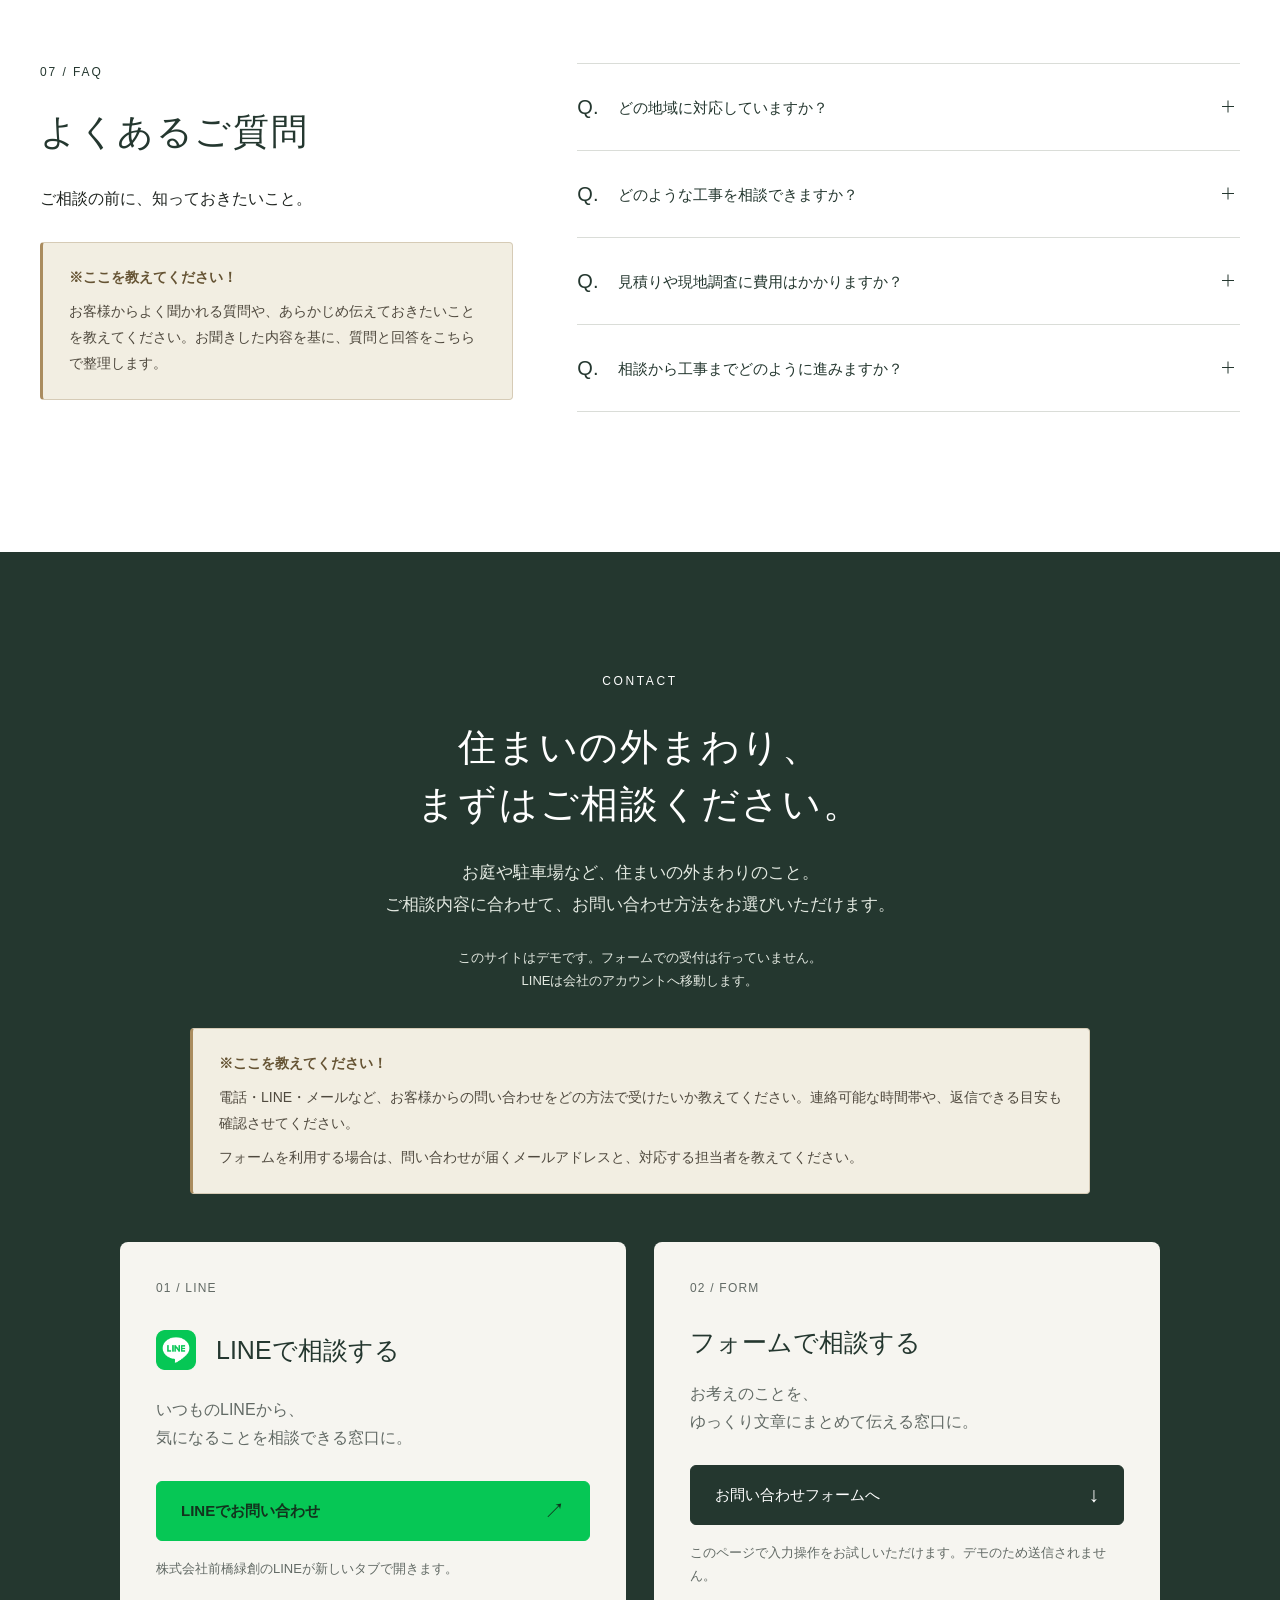
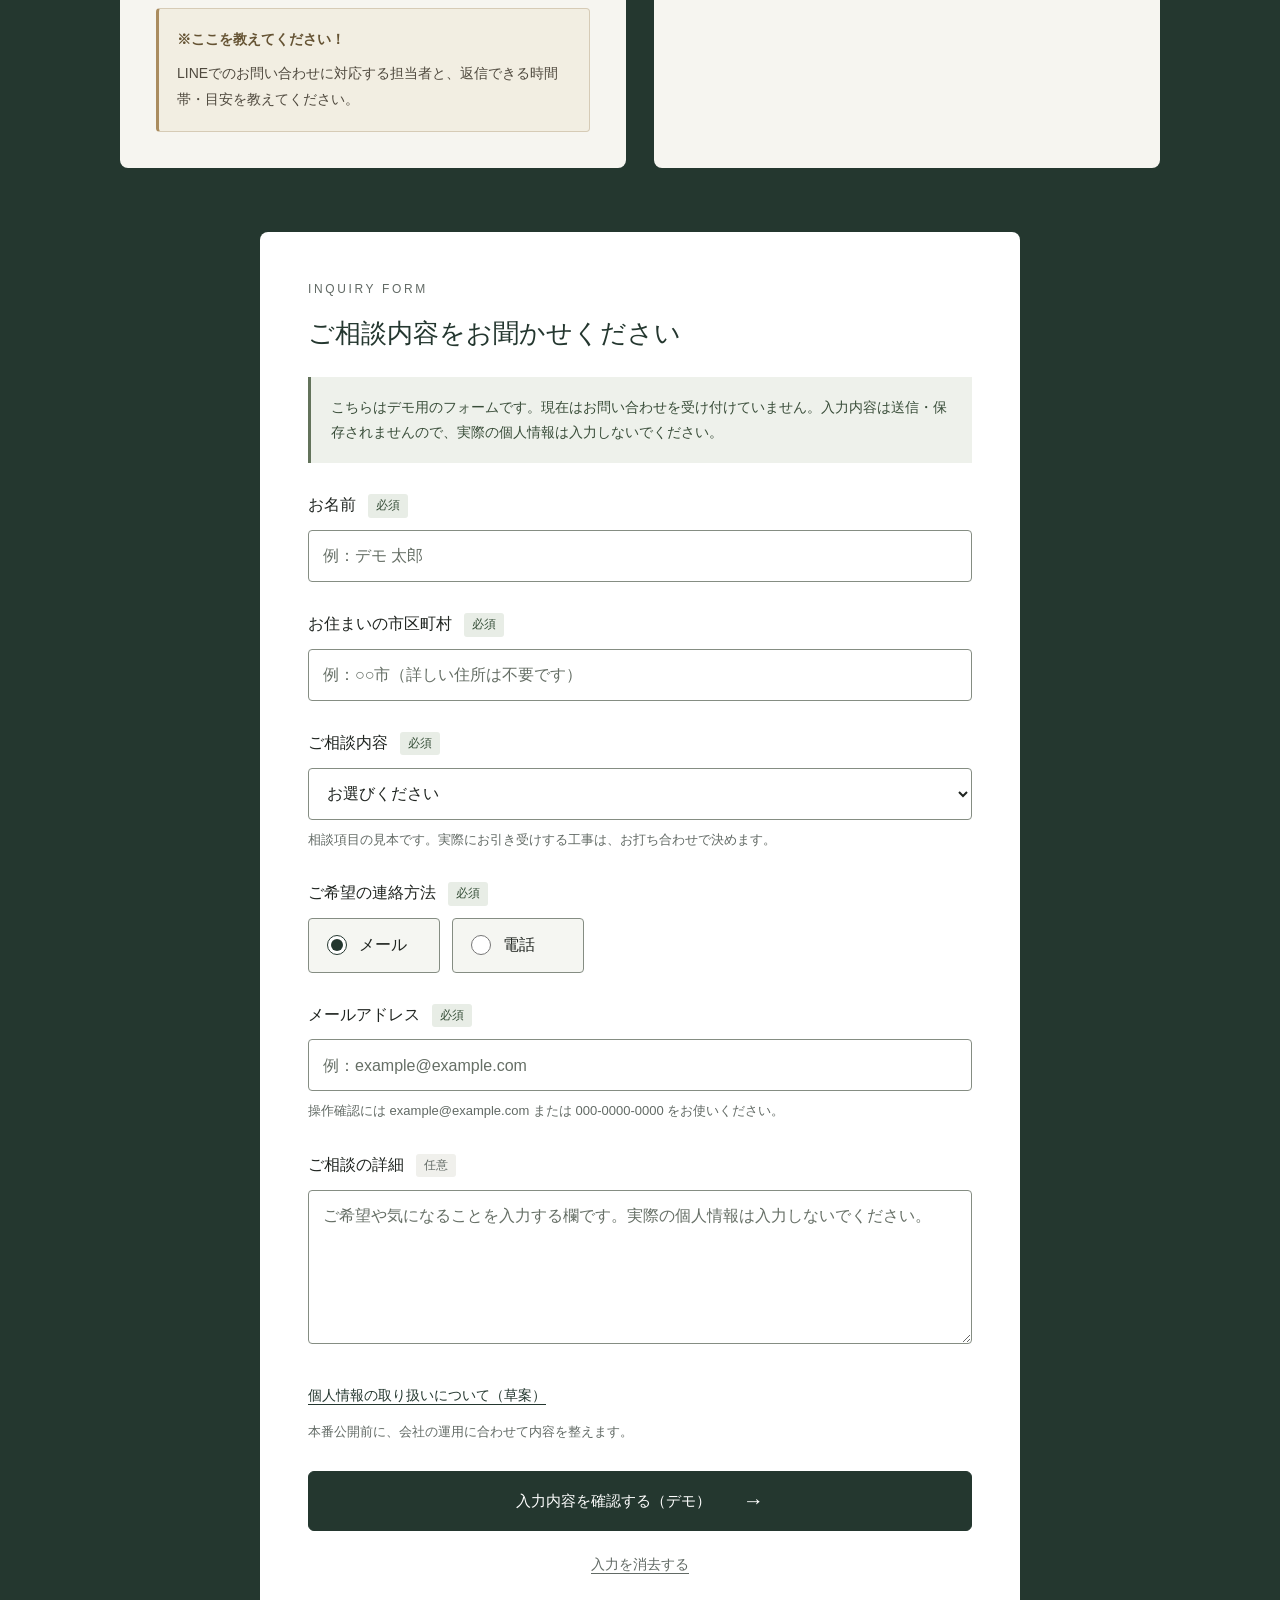
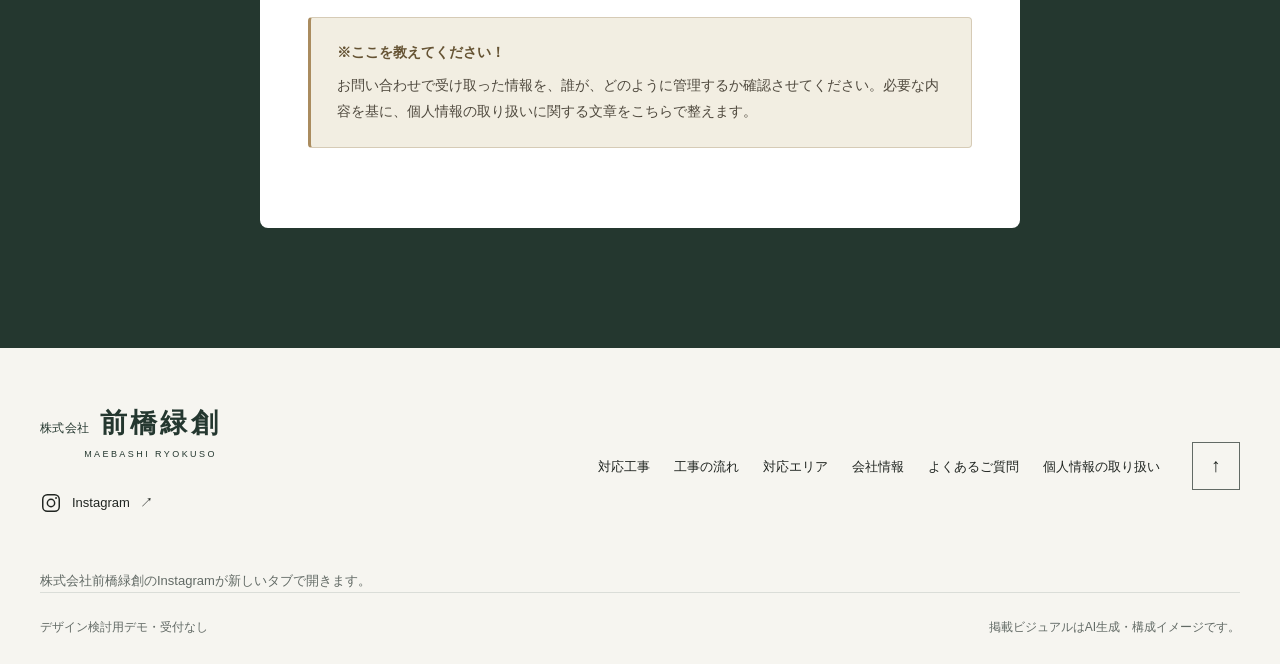
<file: github-pages-demo/index.html>
<!doctype html>
<html lang="ja">
<head>
  <meta charset="utf-8">
  <meta name="viewport" content="width=device-width, initial-scale=1">
  <meta name="robots" content="noindex, nofollow">
  <meta name="referrer" content="no-referrer">
  <meta http-equiv="Content-Security-Policy" content="form-action 'none'; connect-src 'none'; object-src 'none'; base-uri 'self'">
  <meta name="description" content="株式会社前橋緑創のホームページ構成・デザイン検討用デモです。掲載内容には確認中の項目があり、お問い合わせは受け付けていません。">
  <meta name="theme-color" content="#24372F">
  <title>株式会社前橋緑創｜外構・エクステリア デザイン検討用デモ</title>
  <link rel="icon" type="image/svg+xml" href="assets/images/favicon.svg">
  <link rel="stylesheet" href="css/style.css">
  <script src="js/main.js" defer></script>
</head>
<body id="top">
  <a class="skip-link" href="#main">本文へ移動する</a>
  <div class="demo-notice"><div class="container"><span class="demo-tag">DEMO</span><p>完成イメージをご覧いただくためのデモです。文章・工事内容はご提案であり、現在お問い合わせは受け付けていません。</p></div></div>
  <div class="demo-toolbar"><div class="container demo-toolbar-inner"><p>ホームページの形を、一緒に。</p><div class="view-switch" role="group" aria-label="デモの表示切り替え" hidden><button type="button" data-view="review" aria-pressed="true">確認用デモ</button><button type="button" data-view="preview" aria-pressed="false">完成イメージ</button></div><noscript><p class="caption">各所の案内を読みながら、完成イメージをご覧いただけます。</p></noscript></div><p class="visually-hidden" id="view-status" role="status"></p></div>
  <header class="site-header">
    <div class="header-inner container">
      <!-- 正式ロゴ原本取得後、この社名テキストを置き換える。参照スクリーンショットは使用しない。 -->
      <a class="brand" href="#top" aria-label="株式会社前橋緑創 トップへ"><span class="brand-name"><small>株式会社</small>前橋緑創</span><span class="brand-sub" lang="en">MAEBASHI RYOKUSO</span></a>
      <button class="menu-toggle" type="button" aria-expanded="false" aria-controls="primary-nav" hidden><span class="menu-lines" aria-hidden="true"></span><span class="menu-label">メニュー</span></button>
      <nav class="primary-nav" id="primary-nav" aria-label="メインナビゲーション">
        <a href="#services">対応工事</a><a href="#values">大切にすること</a><a href="#company">会社情報</a><a href="#faq">よくあるご質問</a>
        <a class="button header-cta" href="#contact">お問い合わせについて<span aria-hidden="true">↗</span></a>
        <a class="social-link header-social" data-social="instagram" href="https://www.instagram.com/maebashi_ryokuso" target="_blank" rel="noopener noreferrer" aria-label="株式会社前橋緑創のInstagramを新しいタブで開く"><svg viewBox="0 0 24 24" aria-hidden="true" focusable="false"><rect x="3" y="3" width="18" height="18" rx="5"/><circle cx="12" cy="12" r="4"/><circle class="icon-dot" cx="17.5" cy="6.5" r="1"/></svg><span class="social-label">Instagram</span></a>
      </nav>
    </div>
  </header>
  <main id="main" tabindex="-1">
    <section class="hero container" aria-labelledby="hero-title">
      <div class="hero-copy">
        <p class="eyebrow"><span></span><span lang="en">EXTERIOR &amp; LANDSCAPE</span></p>
        <p class="hero-category">外構・エクステリア</p>
        <h1 id="hero-title"><span>外構から、</span><span>暮らしの景色を</span><span>整える。</span></h1>
        <p class="hero-lead">住まいと外まわりが調和する、<br class="desktop-break">心地よい景色へ。</p>
        <p class="hero-area"><span class="status-dot" aria-hidden="true"></span>対応エリアは、お打ち合わせ後に掲載します。</p>
        <a class="button hero-cta" href="#contact">お問い合わせについて<span aria-hidden="true">↗</span></a>
        <p class="caption hero-note">デモサイトのため、受付は行っていません。</p>
        <a class="hero-scroll" href="#services"><span class="scroll-line" aria-hidden="true"></span><span>外まわりにできること</span><span aria-hidden="true">↓</span></a>
      </div>
      <figure class="hero-figure">
        <div class="image-frame hero-image" data-placeholder="HERO-01"><img src="assets/images/hero-main-1122.jpg" srcset="assets/images/hero-main-640.jpg 640w, assets/images/hero-main-960.jpg 960w, assets/images/hero-main-1122.jpg 1122w" sizes="(min-width: 1280px) 672px, (min-width: 1024px) calc((100vw - 64px) * .56), (min-width: 768px) calc((100vw - 94px) / 2), (max-width: 359px) calc(100vw - 32px), calc(100vw - 40px)" width="1122" height="1402" fetchpriority="high" alt="植栽と門柱、玄関アプローチが住宅に調和するAI生成の外構イメージ"></div>
        <figcaption><span class="image-label" lang="en">CONCEPT VISUAL</span><span class="ai-caption"><span>AI生成イメージ（デモ用）</span></span></figcaption>
      </figure>
      <aside class="review-note hero-review" aria-label="ファーストビューについてのご相談"><p class="review-note-title">※ここを教えてください！</p><p>会社の特徴や、一番伝えたい仕事を教えてください。お聞きした内容を基に、正式なキャッチコピーをこちらで作成します。</p></aside>
    </section>

    <section class="section services" id="services" aria-labelledby="services-title">
      <div class="container">
        <div class="section-heading"><div><p class="eyebrow" lang="en">01 / SERVICES</p><h2 id="services-title">住まいの外に、<br>できること。</h2></div><div class="section-intro"><p>家へと続く道。車を停める場所。緑を楽しむ庭。<br>暮らしに身近な、外まわりの工事をご紹介します。</p></div></div>
        <aside class="review-note"><p class="review-note-title">※ここを教えてください！</p><p>現在掲載している工事は、実際に対応できる内容ですか？ ほかに得意な工事や、今後増やしたい仕事があれば教えてください。</p><p>掲載できる施工写真があれば、後日ご用意ください。現在の写真はデモ用のAI生成イメージです。</p></aside>
        <div class="service-grid">
          <article class="service-card" id="service-entrance">
            <figure><div class="image-frame" data-placeholder="SERVICE-01"><img src="assets/images/service-approach-960.jpg" srcset="assets/images/service-approach-480.jpg 480w, assets/images/service-approach-960.jpg 960w" sizes="(min-width: 1280px) 382px, (min-width: 1024px) calc((100vw - 120px) / 3), (min-width: 768px) calc((100vw - 88px) / 2), (max-width: 359px) calc(100vw - 32px), calc(100vw - 40px)" width="960" height="720" loading="lazy" decoding="async" alt="植栽に囲まれた門柱と玄関へ続く石調アプローチのAI生成イメージ"></div><figcaption class="ai-caption"><span>AI生成イメージ（デモ用）</span></figcaption></figure>
            <div class="service-content"><p class="service-index" lang="en">01 <span>ENTRANCE</span></p><h3>門まわり・アプローチ</h3><p>玄関までの動線や、住まいの入口を考える外構。</p><span class="service-keyword">住まいの入口を整える</span></div>
          </article>
          <article class="service-card" id="service-parking">
            <figure><div class="image-frame" data-placeholder="SERVICE-02"><img src="assets/images/service-carport-960.jpg" srcset="assets/images/service-carport-480.jpg 480w, assets/images/service-carport-960.jpg 960w" sizes="(min-width: 1280px) 382px, (min-width: 1024px) calc((100vw - 120px) / 3), (min-width: 768px) calc((100vw - 88px) / 2), (max-width: 359px) calc(100vw - 32px), calc(100vw - 40px)" width="960" height="720" loading="lazy" decoding="async" alt="木調の屋根を備えたカーポートと住宅の駐車スペースのAI生成イメージ"></div><figcaption class="ai-caption"><span>AI生成イメージ（デモ用）</span></figcaption></figure>
            <div class="service-content"><p class="service-index" lang="en">02 <span>PARKING</span></p><h3>駐車場・カーポート</h3><p>車の出入りや駐車スペースの使い方を考える外構。</p><span class="service-keyword">毎日の出入りを心地よく</span></div>
          </article>
          <article class="service-card" id="service-garden">
            <figure><div class="image-frame" data-placeholder="SERVICE-03"><img src="assets/images/service-fence-960.jpg" srcset="assets/images/service-fence-480.jpg 480w, assets/images/service-fence-960.jpg 960w" sizes="(min-width: 1280px) 382px, (min-width: 1024px) calc((100vw - 120px) / 3), (min-width: 768px) calc((100vw - 88px) / 2), (max-width: 359px) calc(100vw - 32px), calc(100vw - 40px)" width="960" height="720" loading="lazy" decoding="async" alt="横板の目隠しフェンスとコンクリート門柱、植栽のAI生成イメージ"></div><figcaption class="ai-caption"><span>AI生成イメージ（デモ用）</span></figcaption></figure>
            <div class="service-content"><p class="service-index" lang="en">03 <span>GARDEN</span></p><h3>フェンス・庭まわり</h3><p>視線や庭の使い方、植栽との調和を考える外構。</p><span class="service-keyword">庭で過ごす時間を考える</span></div>
          </article>
        </div>
      </div>
    </section>
    <!-- 実施工資料と掲載許可の取得後、ここに施工事例を追加。仮画像を実績へ転用しない。 -->
    <section class="section needs" id="needs" aria-labelledby="needs-title">
      <div class="container split-section">
        <div><p class="eyebrow" lang="en">02 / YOUR IDEAS</p><h2 id="needs-title">暮らしの中の、<br>こんな想いから。</h2><p class="section-description">こんなご相談を想定しています。</p><aside class="review-note"><p class="review-note-title">※ここを教えてください！</p><p>普段、お客様からどんなご相談を受けますか？ よくあるお悩みや、得意な解決方法をお聞かせください。</p></aside></div>
        <div class="needs-list">
          <a href="#service-entrance"><span class="item-no" aria-hidden="true">01</span><div><h3>玄関まわりを整えたい</h3><p>門まわり・アプローチ</p></div><span class="round-arrow" aria-hidden="true">↗</span></a>
          <a href="#service-parking"><span class="item-no" aria-hidden="true">02</span><div><h3>駐車スペースを使いやすくしたい</h3><p>駐車場・カーポート</p></div><span class="round-arrow" aria-hidden="true">↗</span></a>
          <a href="#service-garden"><span class="item-no" aria-hidden="true">03</span><div><h3>道路からの視線や、<br>庭の手入れが気になる</h3><p>フェンス・庭まわり</p></div><span class="round-arrow" aria-hidden="true">↗</span></a>
        </div>
      </div>
    </section>

    <section class="section values" id="values" aria-labelledby="values-title">
      <div class="container">
        <div class="section-heading"><div><p class="eyebrow" lang="en">03 / OUR PERSPECTIVE</p><h2 id="values-title">景色と、使いやすさ。<br>その両方を大切に。</h2></div><div class="section-intro"><p>大切にすること</p></div></div>
        <aside class="review-note"><p class="review-note-title">※ここを教えてください！</p><p>仕事をするときに大切にしていることや、これまでの経験を教えてください。お聞きした内容を基に、会社紹介の文章をこちらで作成します。</p><p>代表者や作業風景の写真を掲載できる場合は、ご用意ください。</p></aside>
        <div class="values-layout">
          <div class="values-figure"><figure><div class="image-frame" data-placeholder="MATERIAL-01"><img src="assets/images/material-placeholder.svg" width="960" height="640" loading="lazy" decoding="async" alt="石、木、植栽の組み合わせを描いた素材の構成イメージ"></div><figcaption>構成イメージ／実際の施工・取扱商品の紹介ではありません</figcaption></figure><p class="visual-message" lang="en" aria-hidden="true">A quiet balance.<br>A better everyday.</p></div>
          <div class="value-list">
            <article><span class="item-no">01</span><div><h3>住まいとの調和</h3><p>建物の色やかたちに、植栽や素材をどう合わせるか。住まい全体の景色から考える。</p></div></article>
            <article><span class="item-no">02</span><div><h3>日々の使いやすさ</h3><p>玄関までの歩きやすさ、車の出入り、庭の手入れ。見た目だけでなく、日々の動線にも目を向ける。</p></div></article>
            <article><span class="item-no">03</span><div><h3>分かりやすい相談</h3><p>どんな暮らしにしたいか、何に困っているか。想いを整理することから、外まわりを考える。</p></div></article>
          </div>
        </div>
      </div>
    </section>

    <section class="section process" id="process" aria-labelledby="process-title">
      <div class="container">
        <div class="section-heading"><div><p class="eyebrow" lang="en">04 / PROCESS</p><h2 id="process-title">ご相談から、<br class="mobile-break">工事まで。</h2></div><div class="section-intro"><p>一つひとつの段階を、分かりやすく。</p></div></div>
        <aside class="review-note"><p class="review-note-title">※ここを教えてください！</p><p>実際にお客様から相談を受けてから、工事が完了するまでの流れを教えてください。</p><p>現地調査や見積りの費用、追加工事が発生した場合の対応などについても確認させてください。</p></aside>
        <ol class="process-list">
          <li><span class="step-number" aria-hidden="true">01</span><h3>ご相談</h3><p>外まわりのご希望や<br>気になることを整理。</p></li>
          <li><span class="step-number" aria-hidden="true">02</span><h3>現地確認・<br>ご要望の整理</h3><p>敷地の状況と、<br>暮らしのご要望を確認。</p></li>
          <li><span class="step-number" aria-hidden="true">03</span><h3>ご提案・<br>お見積り</h3><p>プランと工事内容、<br>費用を確認。</p></li>
          <li><span class="step-number" aria-hidden="true">04</span><h3>ご契約・施工</h3><p>内容の確認を経て、<br>工事へ。</p></li>
          <li><span class="step-number" aria-hidden="true">05</span><h3>完了確認・<br>お引渡し</h3><p>仕上がりを確認し、<br>お引渡しへ。</p></li>
        </ol>
        <div class="process-footer"><p class="caption">工期・費用・保証については、お打ち合わせ後に内容を整えます。</p><a class="text-link" href="#contact">お問い合わせについて<span aria-hidden="true">↗</span></a></div>
      </div>
    </section>

    <section class="area-section" id="area" aria-labelledby="area-title">
      <div class="container area-inner"><div><p class="eyebrow" lang="en">05 / SERVICE AREA</p><h2 id="area-title">対応エリアについて</h2></div><div class="area-information"><p class="area-status">工事に伺える地域を、こちらに。</p><p>対応する市区町村と訪問条件を、<br class="desktop-break">お打ち合わせ後に掲載します。</p><aside class="review-note"><p class="review-note-title">※ここを教えてください！</p><p>普段はどの地域でお仕事をされていますか？ 工事に対応できる市町村や、工事内容によって変わる訪問範囲・条件を教えてください。</p></aside></div></div>
    </section>

    <section class="section company" id="company" aria-labelledby="company-title">
      <div class="container split-section"><div><p class="eyebrow" lang="en">06 / COMPANY</p><h2 id="company-title">会社情報</h2><p class="section-description">株式会社前橋緑創</p><aside class="review-note"><p class="review-note-title">※ここを教えてください！</p><p>正式な会社情報、代表者名、公開する連絡先、営業時間などを教えてください。</p><p>事務所の所在地については、公開する住所や掲載時期を相談して決めましょう。</p></aside></div>
        <dl class="company-table"><div><dt>会社名</dt><dd>株式会社前橋緑創</dd></div><div><dt>代表者・設立</dt><dd class="pending">代表者のお名前・設立年月を掲載します</dd></div><div><dt>所在地</dt><dd class="pending">公開する住所を相談して掲載します</dd></div><div><dt>業務内容</dt><dd>外構・エクステリア<span class="caption">具体的な工事内容は、お打ち合わせ後に整えます。</span></dd></div><div><dt>対応エリア</dt><dd class="pending">工事に伺える市区町村を掲載します</dd></div><div><dt>連絡先・受付時間</dt><dd class="pending">公開する窓口と受付時間を掲載します<span class="caption">このデモでは受付を行っていません。</span></dd></div></dl>
      </div>
    </section>

    <section class="section faq" id="faq" aria-labelledby="faq-title">
      <div class="container split-section"><div><p class="eyebrow" lang="en">07 / FAQ</p><h2 id="faq-title">よくあるご質問</h2><p class="section-description">ご相談の前に、知っておきたいこと。</p><aside class="review-note"><p class="review-note-title">※ここを教えてください！</p><p>お客様からよく聞かれる質問や、あらかじめ伝えておきたいことを教えてください。お聞きした内容を基に、質問と回答をこちらで整理します。</p></aside></div>
        <div class="faq-list">
          <details><summary><span class="question-label" aria-hidden="true">Q.</span><span>どの地域に対応していますか？</span><span class="faq-icon" aria-hidden="true"></span></summary><div class="faq-answer"><span aria-hidden="true">A.</span><p>工事に伺える市区町村と、訪問の条件をここでご案内する予定です。</p></div></details>
          <details><summary><span class="question-label" aria-hidden="true">Q.</span><span>どのような工事を相談できますか？</span><span class="faq-icon" aria-hidden="true"></span></summary><div class="faq-answer"><span aria-hidden="true">A.</span><p>お引き受けできる工事や、ご相談の具体例をお打ち合わせ後に掲載します。</p></div></details>
          <details><summary><span class="question-label" aria-hidden="true">Q.</span><span>見積りや現地調査に費用はかかりますか？</span><span class="faq-icon" aria-hidden="true"></span></summary><div class="faq-answer"><span aria-hidden="true">A.</span><p>現地調査・お見積りの費用や条件を、実際の進め方に合わせてご案内する予定です。</p></div></details>
          <details><summary><span class="question-label" aria-hidden="true">Q.</span><span>相談から工事までどのように進みますか？</span><span class="faq-icon" aria-hidden="true"></span></summary><div class="faq-answer"><span aria-hidden="true">A.</span><p>ご相談からお引渡しまでの手順と、事前にご用意いただくものを整理して掲載します。</p></div></details>
        </div>
      </div>
    </section>

    <section class="contact section" id="contact" aria-labelledby="contact-title">
      <div class="container contact-inner">
        <p class="eyebrow" lang="en">CONTACT</p><h2 id="contact-title">住まいの外まわり、<br>まずはご相談ください。</h2>
        <p class="contact-lead">お庭や駐車場など、住まいの外まわりのこと。<br>ご相談内容に合わせて、お問い合わせ方法をお選びいただけます。</p>
        <p class="contact-demo-note">このサイトはデモです。フォームでの受付は行っていません。<br>LINEは会社のアカウントへ移動します。</p>
        <aside class="review-note"><p class="review-note-title">※ここを教えてください！</p><p>電話・LINE・メールなど、お客様からの問い合わせをどの方法で受けたいか教えてください。連絡可能な時間帯や、返信できる目安も確認させてください。</p><p>フォームを利用する場合は、問い合わせが届くメールアドレスと、対応する担当者を教えてください。</p></aside>
        <div class="contact-options">
          <div class="contact-option line-option">
            <p class="option-number" lang="en">01 / LINE</p><h3><img class="line-brand-icon" src="assets/images/line-brand-icon.png" width="40" height="40" alt="" loading="lazy" decoding="async">LINEで相談する</h3>
            <p>いつものLINEから、<br>気になることを相談できる窓口に。</p>
            <!-- ユーザー提供の会社LINE URL。変更時はdata-social="line"を検索する。 -->
            <a class="button line-button" data-social="line" href="https://lin.ee/ZGinOcn" target="_blank" rel="noopener noreferrer">LINEでお問い合わせ<span aria-hidden="true">↗</span></a>
            <p class="external-note">株式会社前橋緑創のLINEが新しいタブで開きます。</p>
            <aside class="review-note"><p class="review-note-title">※ここを教えてください！</p><p>LINEでのお問い合わせに対応する担当者と、返信できる時間帯・目安を教えてください。</p></aside>
          </div>
          <div class="contact-option form-option">
            <p class="option-number" lang="en">02 / FORM</p><h3>フォームで相談する</h3><p>お考えのことを、<br>ゆっくり文章にまとめて伝える窓口に。</p>
            <a class="button form-jump" href="#demo-form">お問い合わせフォームへ<span aria-hidden="true">↓</span></a><p class="external-note">このページで入力操作をお試しいただけます。デモのため送信されません。</p>
          </div>
        </div>
        <div class="demo-form-panel" id="demo-form" role="form" aria-labelledby="form-title" aria-describedby="form-demo-note">
          <p class="eyebrow" lang="en">INQUIRY FORM</p><h3 id="form-title"><span>ご相談内容を</span><span>お聞かせください</span></h3>
          <p class="form-demo-note" id="form-demo-note">こちらはデモ用のフォームです。現在はお問い合わせを受け付けていません。入力内容は送信・保存されませんので、実際の個人情報は入力しないでください。</p>
          <!-- ネイティブform/submit/actionを使用しない。JS無効時のEnterでも送信されない。 -->
          <div class="form-field"><label for="demo-name">お名前<span class="required-label">必須</span></label><input id="demo-name" type="text" required maxlength="80" autocomplete="off" placeholder="例：デモ 太郎" aria-describedby="demo-name-error"><p class="field-error" id="demo-name-error" hidden></p></div>
          <div class="form-field"><label for="demo-city">お住まいの市区町村<span class="required-label">必須</span></label><input id="demo-city" type="text" required maxlength="100" autocomplete="off" placeholder="例：○○市（詳しい住所は不要です）" aria-describedby="demo-city-error"><p class="field-error" id="demo-city-error" hidden></p></div>
          <div class="form-field"><label for="demo-topic">ご相談内容<span class="required-label">必須</span></label><select id="demo-topic" required aria-describedby="demo-topic-hint demo-topic-error"><option value="">お選びください</option>新築外構</option><option>駐車場・カーポート</option><option>フェンス・目隠し</option><option>庭・外構リフォーム</option><option>その他・まだ決まっていない</option></select><p class="field-hint" id="demo-topic-hint">相談項目の見本です。実際にお引き受けする工事は、お打ち合わせで決めます。</p><p class="field-error" id="demo-topic-error" hidden></p></div>
          <fieldset class="form-field contact-method"><legend>ご希望の連絡方法<span class="required-label">必須</span></legend><div class="radio-options"><label><input type="radio" name="demo-method" value="email" checked required>メール</label><label><input type="radio" name="demo-method" value="tel" required>電話</label></div></fieldset>
          <div class="form-field"><label for="demo-contact"><span id="contact-field-label">メールアドレスまたは電話番号</span><span class="required-label">必須</span></label><input id="demo-contact" type="text" required maxlength="254" autocomplete="off" aria-describedby="demo-contact-hint demo-contact-error"><p class="field-hint" id="demo-contact-hint">操作確認には example@example.com または 000-0000-0000 をお使いください。</p><p class="field-error" id="demo-contact-error" hidden></p></div>
          <div class="form-field"><label for="demo-details">ご相談の詳細<span class="optional-label">任意</span></label><textarea id="demo-details" rows="5" maxlength="2000" autocomplete="off" placeholder="ご希望や気になることを入力する欄です。実際の個人情報は入力しないでください。"></textarea></div>
          <p class="form-privacy"><a href="privacy.html" data-page-link>個人情報の取り扱いについて（草案）</a><span>本番公開前に、会社の運用に合わせて内容を整えます。</span></p>
          <noscript><p class="form-demo-note">文字入力と連絡方法の選択はお試しいただけます。入力チェックと表示切り替えにはJavaScriptが必要です。入力内容が送信されることはありません。</p></noscript>
          <div class="form-actions"><button class="button" id="demo-check" type="button" hidden>入力内容を確認する（デモ）<span aria-hidden="true">→</span></button><button class="clear-button" id="demo-clear" type="button" hidden>入力を消去する</button></div>
          <p id="form-result" class="form-result" role="status" tabindex="-1" hidden></p>
          <aside class="review-note"><p class="review-note-title">※ここを教えてください！</p><p>お問い合わせで受け取った情報を、誰が、どのように管理するか確認させてください。必要な内容を基に、個人情報の取り扱いに関する文章をこちらで整えます。</p></aside>
        </div>
      </div>
    </section>
  </main>
  <footer class="site-footer"><div class="container"><div class="footer-top"><div class="footer-brand"><a class="brand" href="#top" aria-label="株式会社前橋緑創 トップへ"><span class="brand-name"><small>株式会社</small>前橋緑創</span><span class="brand-sub" lang="en">MAEBASHI RYOKUSO</span></a><a class="social-link" data-social="instagram" href="https://www.instagram.com/maebashi_ryokuso" target="_blank" rel="noopener noreferrer"><svg viewBox="0 0 24 24" aria-hidden="true" focusable="false"><rect x="3" y="3" width="18" height="18" rx="5"/><circle cx="12" cy="12" r="4"/><circle class="icon-dot" cx="17.5" cy="6.5" r="1"/></svg><span>Instagram</span><span aria-hidden="true">↗</span><span class="visually-hidden">：株式会社前橋緑創のアカウントを新しいタブで開く。</span></a></div><nav aria-label="フッターナビゲーション"><a href="#services">対応工事</a><a href="#process">工事の流れ</a><a href="#area">対応エリア</a><a href="#company">会社情報</a><a href="#faq">よくあるご質問</a><a href="privacy.html" data-page-link>個人情報の取り扱い</a></nav><a class="back-top" href="#top" aria-label="ページの先頭へ">↑</a></div><p class="footer-social-note">株式会社前橋緑創のInstagramが新しいタブで開きます。</p><div class="footer-bottom"><p>デザイン検討用デモ・受付なし</p><p class="caption">掲載ビジュアルはAI生成・構成イメージです。</p></div></div></footer>
</body>
</html>
</file>
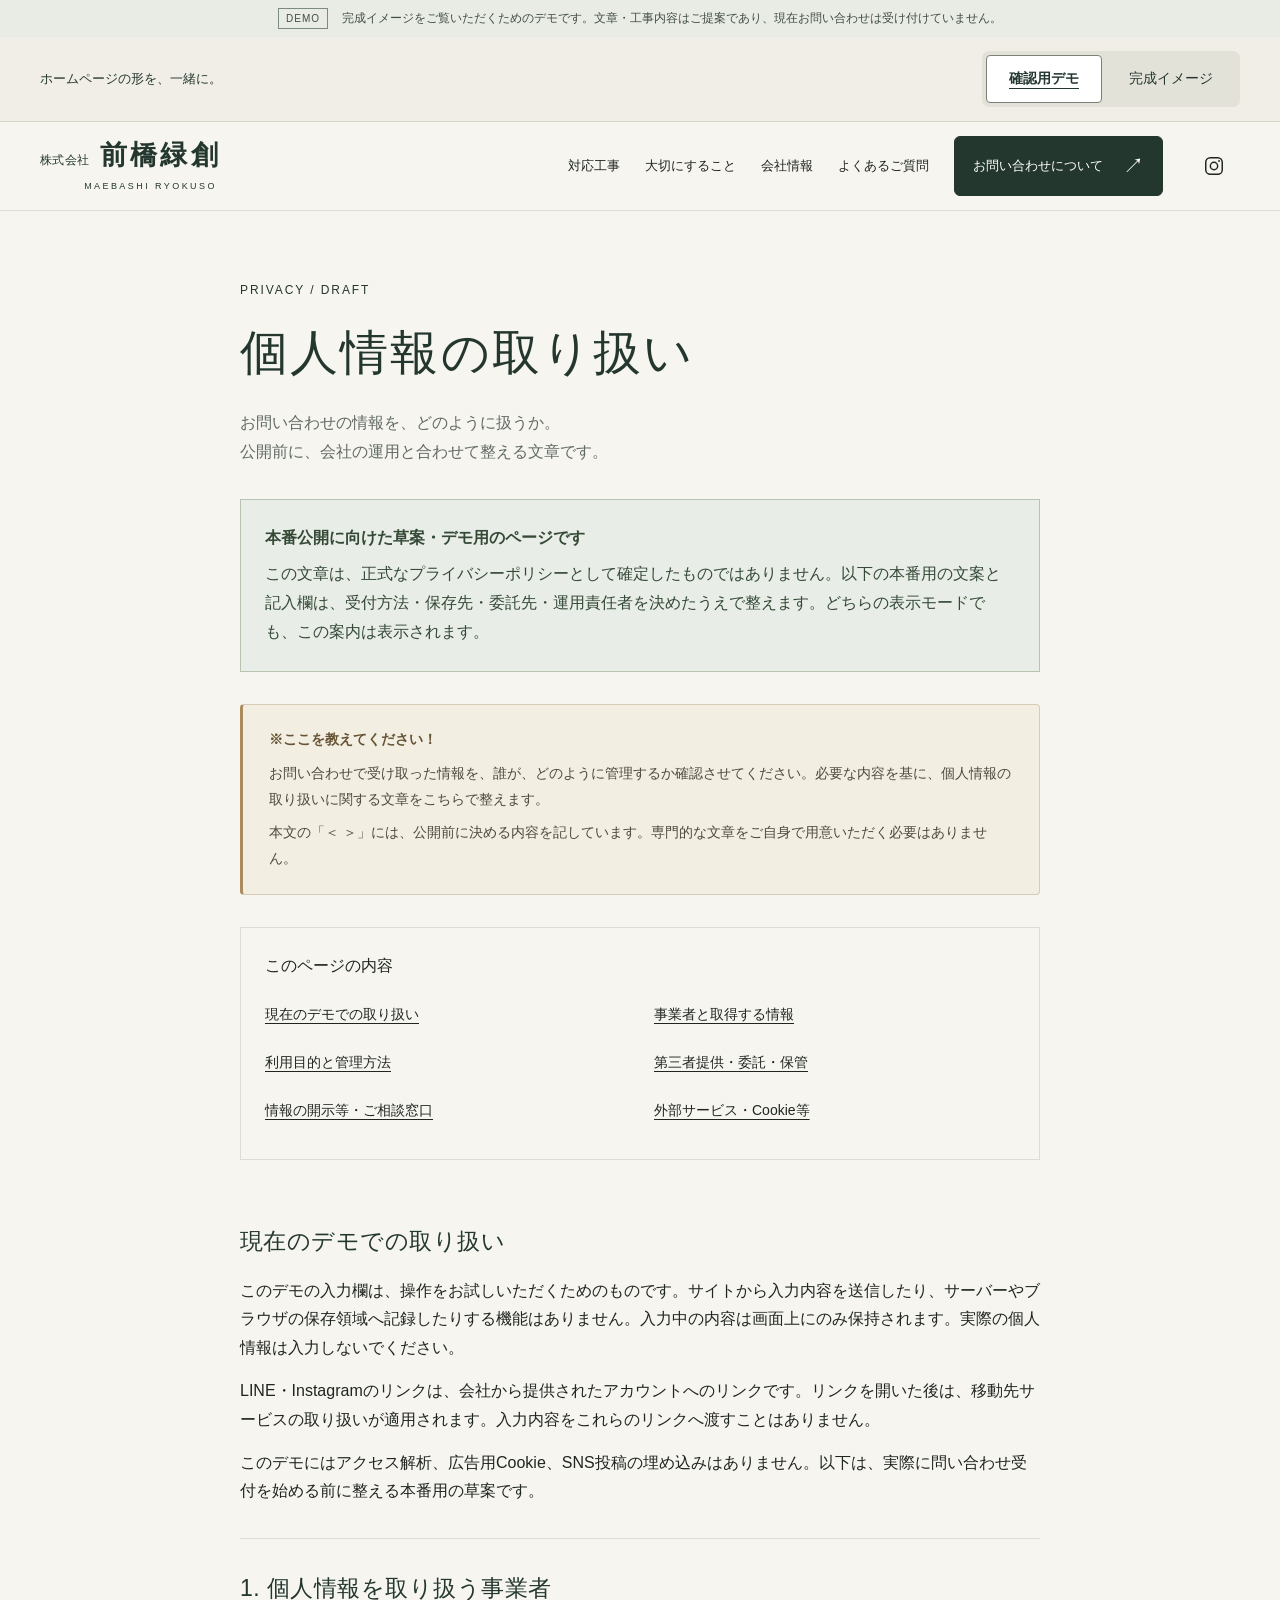
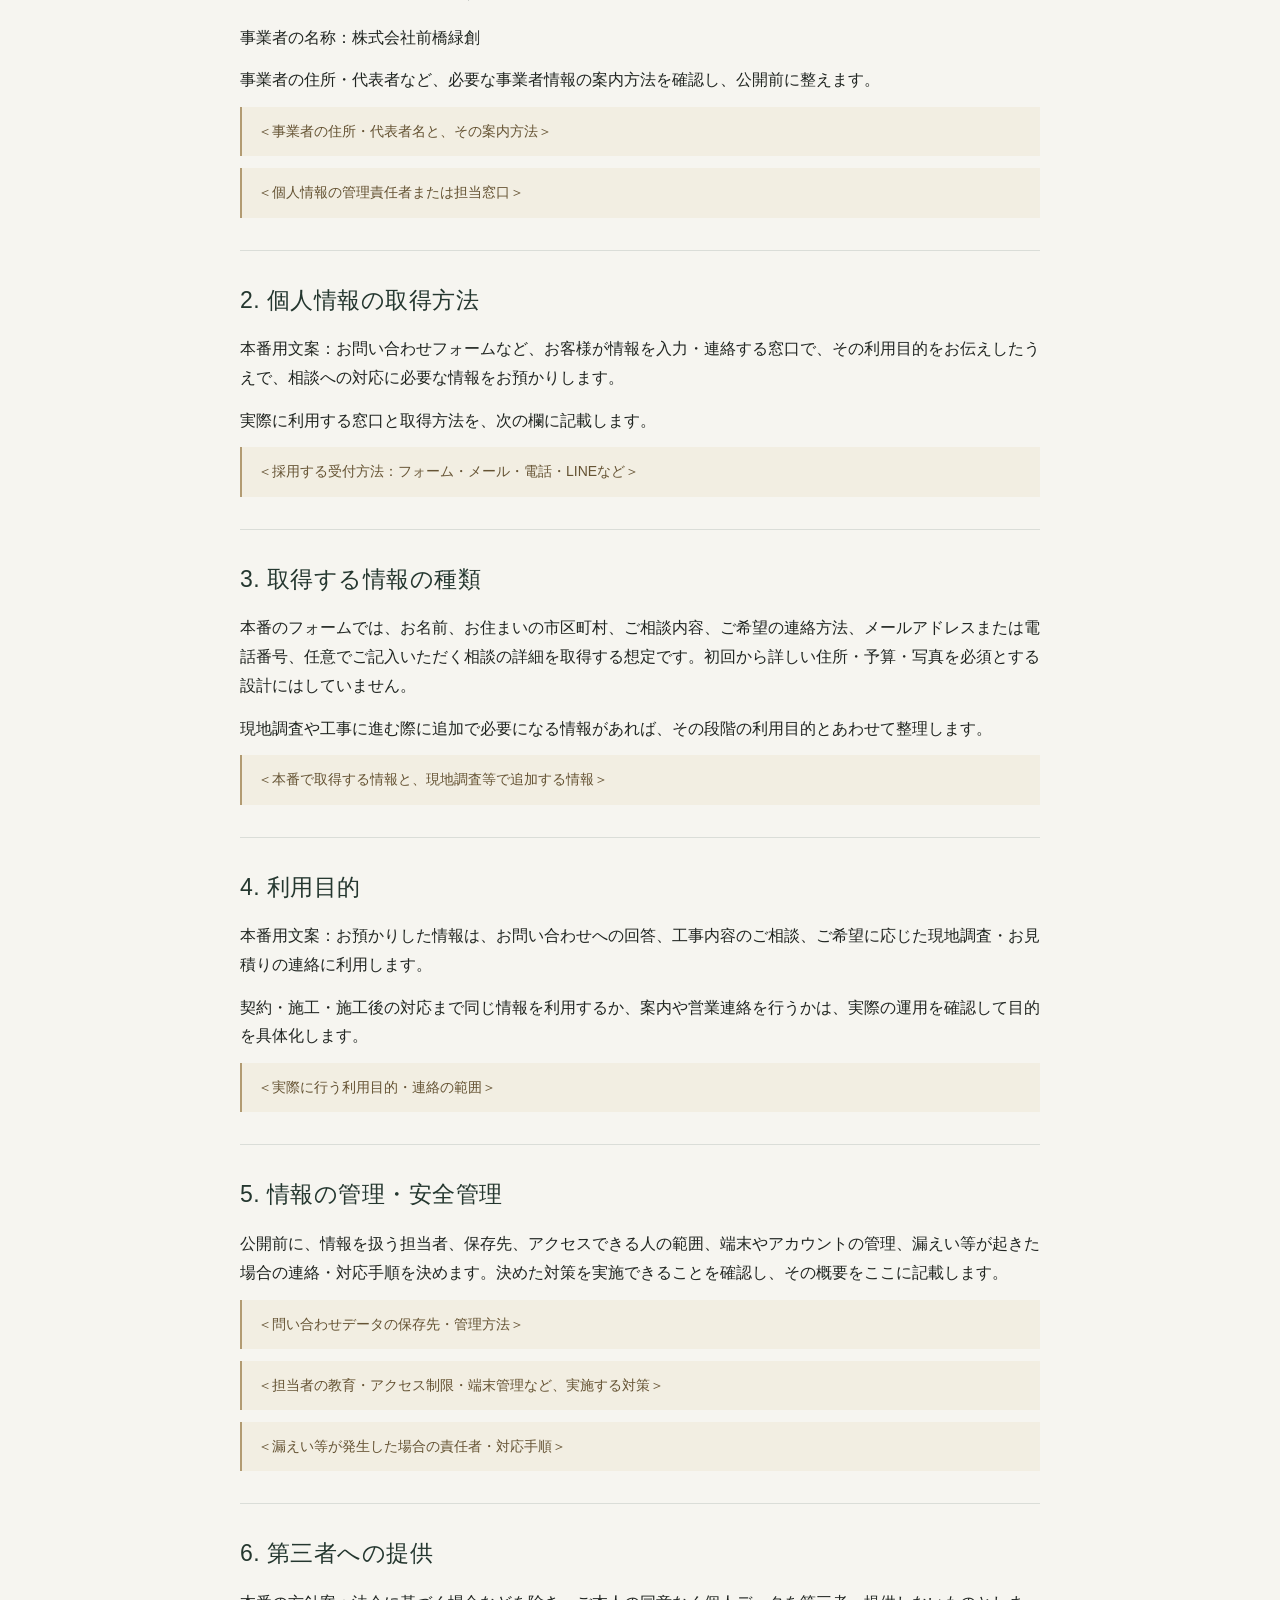
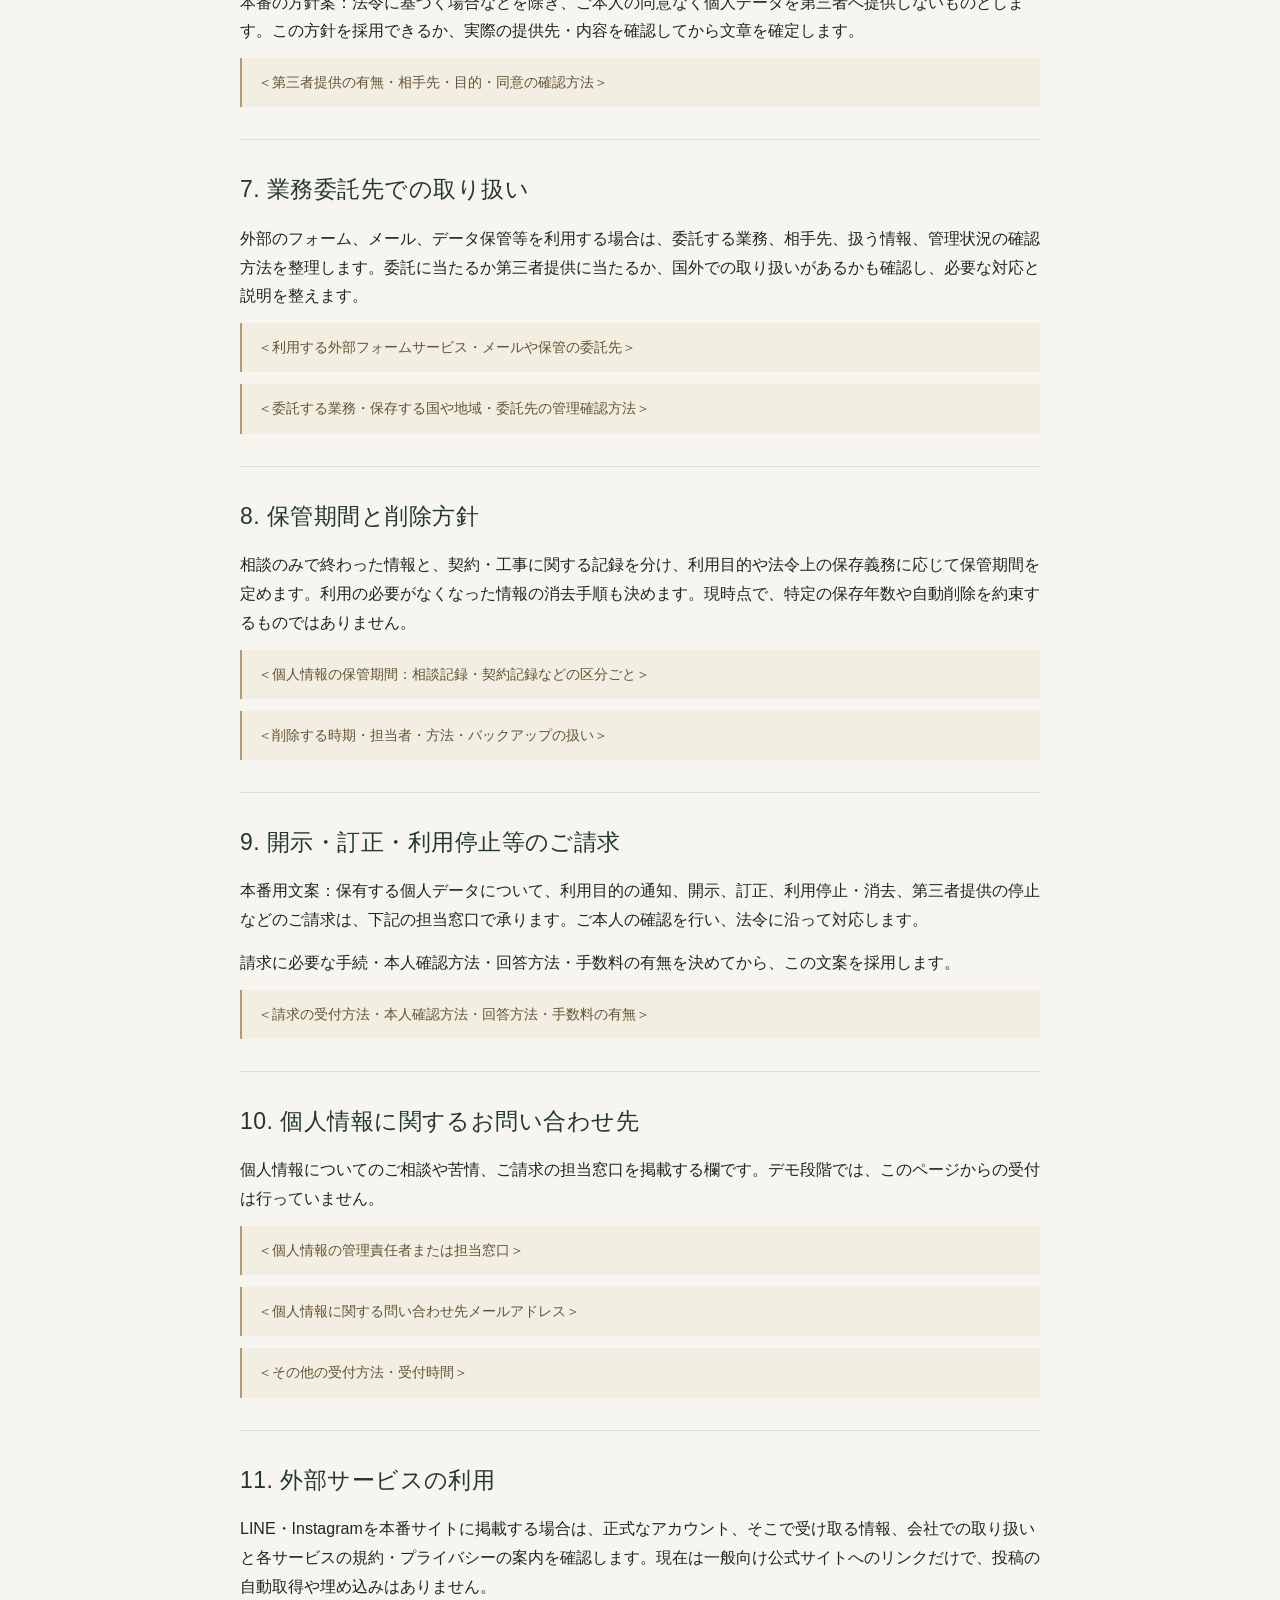
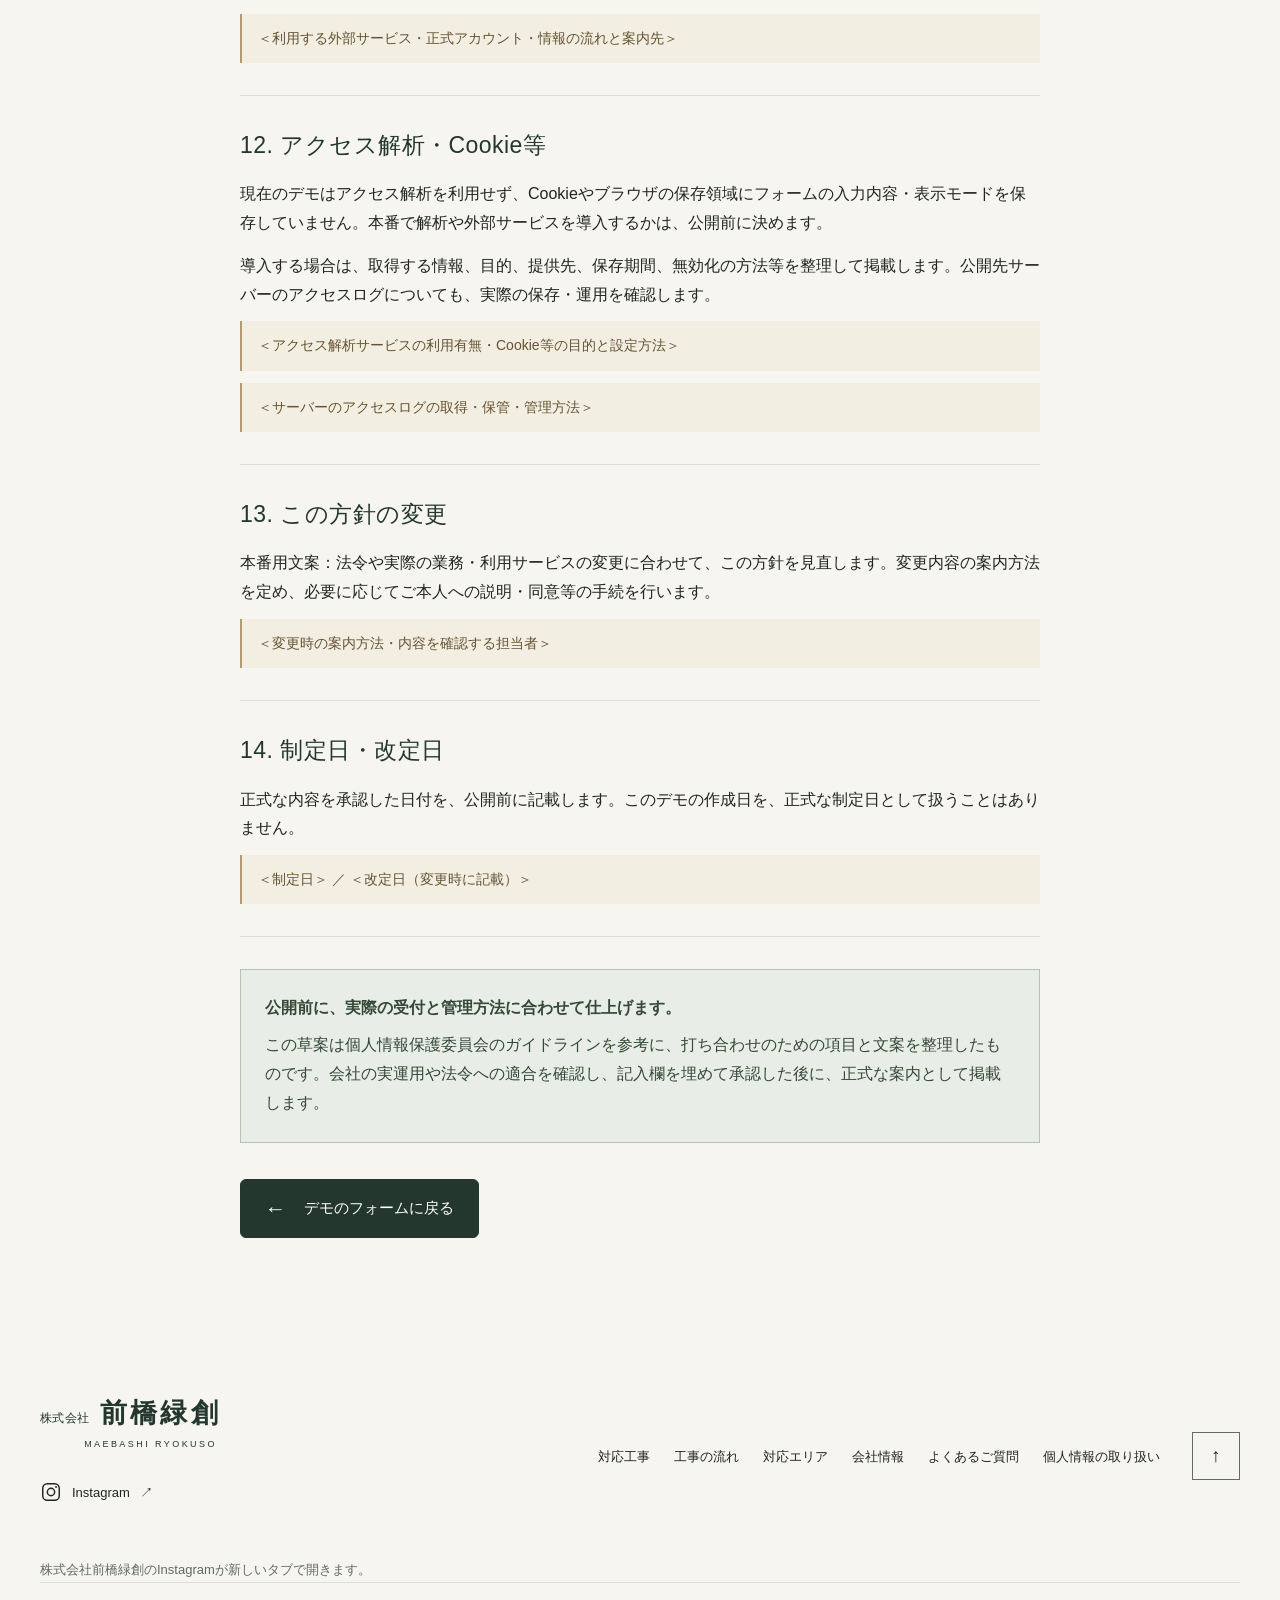
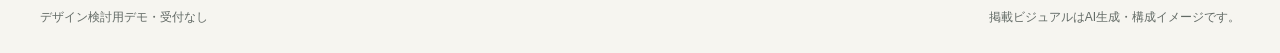
<file: privacy.html>
<!doctype html>
<html lang="ja">
<head>
  <meta charset="utf-8">
  <meta name="viewport" content="width=device-width, initial-scale=1">
  <meta name="robots" content="noindex, nofollow">
  <meta name="referrer" content="no-referrer">
  <meta http-equiv="Content-Security-Policy" content="form-action 'none'; connect-src 'none'; object-src 'none'; base-uri 'self'">
  <meta name="description" content="株式会社前橋緑創の個人情報の取り扱いに関する本番用草案です。デモフォームの入力は送信・保存されません。">
  <meta name="theme-color" content="#24372F">
  <title>個人情報の取り扱い（草案）｜株式会社前橋緑創 デモ</title>
  <link rel="icon" type="image/svg+xml" href="assets/images/favicon.svg">
  <link rel="stylesheet" href="css/style.css">
  <script src="js/main.js" defer></script>
</head>
<body id="top">
  <a class="skip-link" href="#main">本文へ移動する</a>
  <div class="demo-notice"><div class="container"><span class="demo-tag">DEMO</span><p>完成イメージをご覧いただくためのデモです。文章・工事内容はご提案であり、現在お問い合わせは受け付けていません。</p></div></div>
  <div class="demo-toolbar"><div class="container demo-toolbar-inner"><p>ホームページの形を、一緒に。</p><div class="view-switch" role="group" aria-label="デモの表示切り替え" hidden><button type="button" data-view="review" aria-pressed="true">確認用デモ</button><button type="button" data-view="preview" aria-pressed="false">完成イメージ</button></div><noscript><p class="caption">各所の案内を読みながら、完成イメージをご覧いただけます。</p></noscript></div><p class="visually-hidden" id="view-status" role="status"></p></div>
  <header class="site-header">
    <div class="header-inner container">
      <!-- 正式ロゴ原本取得後、この社名テキストを置き換える。参照スクリーンショットは使用しない。 -->
      <a class="brand" href="index.html" data-page-link aria-label="株式会社前橋緑創 トップへ"><span class="brand-name"><small>株式会社</small>前橋緑創</span><span class="brand-sub" lang="en">MAEBASHI RYOKUSO</span></a>
      <button class="menu-toggle" type="button" aria-expanded="false" aria-controls="primary-nav" hidden><span class="menu-lines" aria-hidden="true"></span><span class="menu-label">メニュー</span></button>
      <nav class="primary-nav" id="primary-nav" aria-label="メインナビゲーション">
        <a href="index.html#services" data-page-link>対応工事</a><a href="index.html#values" data-page-link>大切にすること</a><a href="index.html#company" data-page-link>会社情報</a><a href="index.html#faq" data-page-link>よくあるご質問</a>
        <a class="button header-cta" href="index.html#contact" data-page-link>お問い合わせについて<span aria-hidden="true">↗</span></a>
        <a class="social-link header-social" data-social="instagram" href="https://www.instagram.com/maebashi_ryokuso" target="_blank" rel="noopener noreferrer" aria-label="株式会社前橋緑創のInstagramを新しいタブで開く"><svg viewBox="0 0 24 24" aria-hidden="true" focusable="false"><rect x="3" y="3" width="18" height="18" rx="5"/><circle cx="12" cy="12" r="4"/><circle class="icon-dot" cx="17.5" cy="6.5" r="1"/></svg><span class="social-label">Instagram</span></a>
      </nav>
    </div>
  </header>
  <main id="main" tabindex="-1" class="privacy-main container">
    <article class="privacy-document">
      <header class="privacy-heading"><p class="eyebrow" lang="en">PRIVACY / DRAFT</p><h1>個人情報の取り扱い</h1><p>お問い合わせの情報を、どのように扱うか。<br>公開前に、会社の運用と合わせて整える文章です。</p></header>
      <div class="privacy-draft"><strong>本番公開に向けた草案・デモ用のページです</strong><p>この文章は、正式なプライバシーポリシーとして確定したものではありません。以下の本番用の文案と記入欄は、受付方法・保存先・委託先・運用責任者を決めたうえで整えます。どちらの表示モードでも、この案内は表示されます。</p></div>
      <aside class="review-note"><p class="review-note-title">※ここを教えてください！</p><p>お問い合わせで受け取った情報を、誰が、どのように管理するか確認させてください。必要な内容を基に、個人情報の取り扱いに関する文章をこちらで整えます。</p><p>本文の「＜ ＞」には、公開前に決める内容を記しています。専門的な文章をご自身で用意いただく必要はありません。</p></aside>
      <nav class="privacy-toc" aria-label="個人情報の取り扱いの目次"><p>このページの内容</p><ul><li><a href="#privacy-demo">現在のデモでの取り扱い</a></li><li><a href="#privacy-operator">事業者と取得する情報</a></li><li><a href="#privacy-purpose">利用目的と管理方法</a></li><li><a href="#privacy-sharing">第三者提供・委託・保管</a></li><li><a href="#privacy-rights">情報の開示等・ご相談窓口</a></li><li><a href="#privacy-external">外部サービス・Cookie等</a></li></ul></nav>
      <section class="privacy-section" id="privacy-demo"><h2>現在のデモでの取り扱い</h2><p>このデモの入力欄は、操作をお試しいただくためのものです。サイトから入力内容を送信したり、サーバーやブラウザの保存領域へ記録したりする機能はありません。入力中の内容は画面上にのみ保持されます。実際の個人情報は入力しないでください。</p><p>LINE・Instagramのリンクは、会社から提供されたアカウントへのリンクです。リンクを開いた後は、移動先サービスの取り扱いが適用されます。入力内容をこれらのリンクへ渡すことはありません。</p><p>このデモにはアクセス解析、広告用Cookie、SNS投稿の埋め込みはありません。以下は、実際に問い合わせ受付を始める前に整える本番用の草案です。</p></section>
      <section class="privacy-section" id="privacy-operator"><h2>1. 個人情報を取り扱う事業者</h2><p>事業者の名称：株式会社前橋緑創</p><p>事業者の住所・代表者など、必要な事業者情報の案内方法を確認し、公開前に整えます。</p><span class="privacy-placeholder">＜事業者の住所・代表者名と、その案内方法＞</span><span class="privacy-placeholder">＜個人情報の管理責任者または担当窓口＞</span></section>
      <section class="privacy-section"><h2>2. 個人情報の取得方法</h2><p>本番用文案：お問い合わせフォームなど、お客様が情報を入力・連絡する窓口で、その利用目的をお伝えしたうえで、相談への対応に必要な情報をお預かりします。</p><p>実際に利用する窓口と取得方法を、次の欄に記載します。</p><span class="privacy-placeholder">＜採用する受付方法：フォーム・メール・電話・LINEなど＞</span></section>
      <section class="privacy-section"><h2>3. 取得する情報の種類</h2><p>本番のフォームでは、お名前、お住まいの市区町村、ご相談内容、ご希望の連絡方法、メールアドレスまたは電話番号、任意でご記入いただく相談の詳細を取得する想定です。初回から詳しい住所・予算・写真を必須とする設計にはしていません。</p><p>現地調査や工事に進む際に追加で必要になる情報があれば、その段階の利用目的とあわせて整理します。</p><span class="privacy-placeholder">＜本番で取得する情報と、現地調査等で追加する情報＞</span></section>
      <section class="privacy-section" id="privacy-purpose"><h2>4. 利用目的</h2><p>本番用文案：お預かりした情報は、お問い合わせへの回答、工事内容のご相談、ご希望に応じた現地調査・お見積りの連絡に利用します。</p><p>契約・施工・施工後の対応まで同じ情報を利用するか、案内や営業連絡を行うかは、実際の運用を確認して目的を具体化します。</p><span class="privacy-placeholder">＜実際に行う利用目的・連絡の範囲＞</span></section>
      <section class="privacy-section"><h2>5. 情報の管理・安全管理</h2><p>公開前に、情報を扱う担当者、保存先、アクセスできる人の範囲、端末やアカウントの管理、漏えい等が起きた場合の連絡・対応手順を決めます。決めた対策を実施できることを確認し、その概要をここに記載します。</p><span class="privacy-placeholder">＜問い合わせデータの保存先・管理方法＞</span><span class="privacy-placeholder">＜担当者の教育・アクセス制限・端末管理など、実施する対策＞</span><span class="privacy-placeholder">＜漏えい等が発生した場合の責任者・対応手順＞</span></section>
      <section class="privacy-section" id="privacy-sharing"><h2>6. 第三者への提供</h2><p>本番の方針案：法令に基づく場合などを除き、ご本人の同意なく個人データを第三者へ提供しないものとします。この方針を採用できるか、実際の提供先・内容を確認してから文章を確定します。</p><span class="privacy-placeholder">＜第三者提供の有無・相手先・目的・同意の確認方法＞</span></section>
      <section class="privacy-section"><h2>7. 業務委託先での取り扱い</h2><p>外部のフォーム、メール、データ保管等を利用する場合は、委託する業務、相手先、扱う情報、管理状況の確認方法を整理します。委託に当たるか第三者提供に当たるか、国外での取り扱いがあるかも確認し、必要な対応と説明を整えます。</p><span class="privacy-placeholder">＜利用する外部フォームサービス・メールや保管の委託先＞</span><span class="privacy-placeholder">＜委託する業務・保存する国や地域・委託先の管理確認方法＞</span></section>
      <section class="privacy-section"><h2>8. 保管期間と削除方針</h2><p>相談のみで終わった情報と、契約・工事に関する記録を分け、利用目的や法令上の保存義務に応じて保管期間を定めます。利用の必要がなくなった情報の消去手順も決めます。現時点で、特定の保存年数や自動削除を約束するものではありません。</p><span class="privacy-placeholder">＜個人情報の保管期間：相談記録・契約記録などの区分ごと＞</span><span class="privacy-placeholder">＜削除する時期・担当者・方法・バックアップの扱い＞</span></section>
      <section class="privacy-section" id="privacy-rights"><h2>9. 開示・訂正・利用停止等のご請求</h2><p>本番用文案：保有する個人データについて、利用目的の通知、開示、訂正、利用停止・消去、第三者提供の停止などのご請求は、下記の担当窓口で承ります。ご本人の確認を行い、法令に沿って対応します。</p><p>請求に必要な手続・本人確認方法・回答方法・手数料の有無を決めてから、この文案を採用します。</p><span class="privacy-placeholder">＜請求の受付方法・本人確認方法・回答方法・手数料の有無＞</span></section>
      <section class="privacy-section"><h2>10. 個人情報に関するお問い合わせ先</h2><p>個人情報についてのご相談や苦情、ご請求の担当窓口を掲載する欄です。デモ段階では、このページからの受付は行っていません。</p><span class="privacy-placeholder">＜個人情報の管理責任者または担当窓口＞</span><span class="privacy-placeholder">＜個人情報に関する問い合わせ先メールアドレス＞</span><span class="privacy-placeholder">＜その他の受付方法・受付時間＞</span></section>
      <section class="privacy-section" id="privacy-external"><h2>11. 外部サービスの利用</h2><p>LINE・Instagramを本番サイトに掲載する場合は、正式なアカウント、そこで受け取る情報、会社での取り扱いと各サービスの規約・プライバシーの案内を確認します。現在は一般向け公式サイトへのリンクだけで、投稿の自動取得や埋め込みはありません。</p><span class="privacy-placeholder">＜利用する外部サービス・正式アカウント・情報の流れと案内先＞</span></section>
      <section class="privacy-section"><h2>12. アクセス解析・Cookie等</h2><p>現在のデモはアクセス解析を利用せず、Cookieやブラウザの保存領域にフォームの入力内容・表示モードを保存していません。本番で解析や外部サービスを導入するかは、公開前に決めます。</p><p>導入する場合は、取得する情報、目的、提供先、保存期間、無効化の方法等を整理して掲載します。公開先サーバーのアクセスログについても、実際の保存・運用を確認します。</p><span class="privacy-placeholder">＜アクセス解析サービスの利用有無・Cookie等の目的と設定方法＞</span><span class="privacy-placeholder">＜サーバーのアクセスログの取得・保管・管理方法＞</span></section>
      <section class="privacy-section"><h2>13. この方針の変更</h2><p>本番用文案：法令や実際の業務・利用サービスの変更に合わせて、この方針を見直します。変更内容の案内方法を定め、必要に応じてご本人への説明・同意等の手続を行います。</p><span class="privacy-placeholder">＜変更時の案内方法・内容を確認する担当者＞</span></section>
      <section class="privacy-section"><h2>14. 制定日・改定日</h2><p>正式な内容を承認した日付を、公開前に記載します。このデモの作成日を、正式な制定日として扱うことはありません。</p><span class="privacy-placeholder">＜制定日＞ ／ ＜改定日（変更時に記載）＞</span></section>
      <div class="privacy-draft"><strong>公開前に、実際の受付と管理方法に合わせて仕上げます。</strong><p>この草案は個人情報保護委員会のガイドラインを参考に、打ち合わせのための項目と文案を整理したものです。会社の実運用や法令への適合を確認し、記入欄を埋めて承認した後に、正式な案内として掲載します。</p></div>
      <div class="privacy-return"><a class="button" href="index.html#demo-form" data-page-link><span aria-hidden="true">←</span>デモのフォームに戻る</a></div>
    </article>
  </main>
  <footer class="site-footer"><div class="container"><div class="footer-top"><div class="footer-brand"><a class="brand" href="index.html" data-page-link aria-label="株式会社前橋緑創 トップへ"><span class="brand-name"><small>株式会社</small>前橋緑創</span><span class="brand-sub" lang="en">MAEBASHI RYOKUSO</span></a><a class="social-link" data-social="instagram" href="https://www.instagram.com/maebashi_ryokuso" target="_blank" rel="noopener noreferrer"><svg viewBox="0 0 24 24" aria-hidden="true" focusable="false"><rect x="3" y="3" width="18" height="18" rx="5"/><circle cx="12" cy="12" r="4"/><circle class="icon-dot" cx="17.5" cy="6.5" r="1"/></svg><span>Instagram</span><span aria-hidden="true">↗</span><span class="visually-hidden">：株式会社前橋緑創のアカウントを新しいタブで開く。</span></a></div><nav aria-label="フッターナビゲーション"><a href="index.html#services" data-page-link>対応工事</a><a href="index.html#process" data-page-link>工事の流れ</a><a href="index.html#area" data-page-link>対応エリア</a><a href="index.html#company" data-page-link>会社情報</a><a href="index.html#faq" data-page-link>よくあるご質問</a><a href="privacy.html" data-page-link>個人情報の取り扱い</a></nav><a class="back-top" href="#top" aria-label="ページの先頭へ">↑</a></div><p class="footer-social-note">株式会社前橋緑創のInstagramが新しいタブで開きます。</p><div class="footer-bottom"><p>デザイン検討用デモ・受付なし</p><p class="caption">掲載ビジュアルはAI生成・構成イメージです。</p></div></div></footer>
</body>
</html>
</file>
<file: css/style.css>
@charset "UTF-8";
:root {
  --background:#f6f5f0;
  --surface:#fff;
  --primary:#24372f;
  --primary-hover:#192821;
  --secondary:#7b8b82;
  --accent:#a86f3d;
  --text:#202521;
  --muted:#626a65;
  --border:#daddd8;
  --focus:#245c8a;
  --tint:#e9ede7;
  --container:1200px;
  --gutter:40px
}
*,*::before,*::after {
  box-sizing:border-box
}
html {
  scroll-behavior:smooth;
  scroll-padding-top:112px
}
body {
  margin:0;
  color:var(--text);
  background:var(--background);
  font-family:"Hiragino Sans","Hiragino Kaku Gothic ProN","Yu Gothic",Meiryo,sans-serif;
  font-size:16px;
  line-height:1.8;
  -webkit-text-size-adjust:100%
}
h1,h2,h3,p,figure {
  margin:0
}
h1,h2,h3 {
  color:var(--primary);
  font-weight:500
}
h1,h2 {
  font-feature-settings:"palt";
  letter-spacing:.045em
}
h2 {
  font-size:clamp(32px,3.05vw,42px);
  line-height:1.5
}
h3 {
  font-size:22px;
  line-height:1.6
}
a {
  color:inherit;
  text-decoration:none
}
button {
  font:inherit
}
img {
  display:block;
  width:100%;
  height:100%;
  object-fit:cover
}
ul,ol {
  margin:0;
  padding:0
}
a,button,summary {
  -webkit-tap-highlight-color:transparent
}
a:focus-visible,button:focus-visible,summary:focus-visible,[tabindex]:focus-visible {
  outline:3px solid var(--focus);
  outline-offset:5px;
  box-shadow:0 0 0 2px var(--surface)
}
[hidden] {
  display:none!important
}
section,[id^="service-"] {
  scroll-margin-top:110px
}
::selection {
  background:#d9e3d5;
  color:var(--primary)
}
.container {
  width:calc(100% - var(--gutter)*2);
  max-width:var(--container);
  margin-inline:auto
}
.section {
  padding-block:120px
}
.caption,.draft-note,figcaption {
  font-size:13px;
  line-height:1.8;
  color:var(--muted)
}
.draft-note {
  padding-left:12px;
  border-left:2px solid var(--accent);
  margin-top:20px
}
.eyebrow {
  font-family:"Helvetica Neue",Arial,sans-serif;
  font-size:12px;
  font-weight:500;
  line-height:1.5;
  letter-spacing:.16em;
  color:var(--primary);
  margin-bottom:24px
}
.section-heading {
  display:flex;
  justify-content:space-between;
  align-items:flex-end;
  gap:48px;
  margin-bottom:52px
}
.section-intro {
  max-width:480px
}
.section-description {
  margin-top:26px
}
.split-section {
  display:grid;
  grid-template-columns:5fr 7fr;
  gap:64px
}
.button {
  min-height:52px;
  display:inline-flex;
  align-items:center;
  justify-content:space-between;
  gap:32px;
  padding:12px 24px;
  color:#fff;
  background:var(--primary);
  border:1px solid var(--primary);
  border-radius:6px;
  font-size:15px;
  line-height:1.6;
  transition:background-color 180ms,color 180ms
}
.button:hover {
  background:var(--primary-hover)
}
.button span[aria-hidden] {
  font-family:Arial,sans-serif;
  font-size:21px;
  font-weight:400
}
.text-link {
  display:inline-flex;
  align-items:center;
  gap:36px;
  min-height:48px;
  border-bottom:1px solid var(--primary);
  font-size:14px
}
.text-link:hover {
  text-decoration:underline;
  text-underline-offset:5px
}
.image-frame {
  position:relative;
  aspect-ratio:3/2;
  background:#dce1d7;
  overflow:hidden
}
.image-frame::before {
  position:absolute;
  inset:0;
  display:grid;
  place-content:center;
  padding:24px;
  content:"構成イメージを配置予定";
  color:var(--primary);
  font-size:14px
}
.image-frame img {
  position:relative;
  z-index:1
}
.image-frame.image-unavailable img {
  visibility:hidden
}
figcaption {
  padding-top:12px
}
.ai-caption>span {
  display:block
}
.item-no {
  font-family:"Helvetica Neue",Arial,sans-serif;
  font-size:13px;
  color:var(--muted);
  letter-spacing:.05em
}
.skip-link {
  position:fixed;
  left:16px;
  top:-100px;
  padding:12px 20px;
  background:#fff;
  z-index:100
}
.skip-link:focus {
  top:12px
}
.demo-notice {
  background:#e9ece5;
  color:#424e46;
  font-size:12px;
  line-height:1.7;
  padding:8px 0
}
.demo-notice .container {
  display:flex;
  align-items:center;
  justify-content:center;
  gap:14px
}
.demo-tag {
  font-family:Arial,sans-serif;
  font-size:10px;
  letter-spacing:.1em;
  border:1px solid #7b8b82;
  padding:1px 7px;
  flex-shrink:0
}
.site-header {
  position:sticky;
  top:0;
  z-index:20;
  background:var(--background);
  border-bottom:1px solid var(--border)
}
.header-inner {
  min-height:88px;
  display:flex;
  align-items:center;
  justify-content:space-between;
  gap:30px
}
.brand {
  display:inline-flex;
  flex-direction:column;
  flex-shrink:0;
  justify-content:center;
  min-height:56px;
  color:var(--primary)
}
.brand-name {
  font-size:27px;
  line-height:1.3;
  font-weight:600;
  letter-spacing:.12em;
  white-space:nowrap
}
.brand-name small {
  font-size:12px;
  letter-spacing:.04em;
  margin-right:10px;
  font-weight:500
}
.brand-sub {
  font-family:Arial,sans-serif;
  font-size:9px;
  letter-spacing:.27em;
  line-height:1.7;
  margin-top:6px;
  text-align:right;
  padding-right:4px
}
.primary-nav {
  display:flex;
  align-items:center;
  gap:25px;
  font-size:13px
}
.primary-nav>a:not(.button) {
  display:flex;
  align-items:center;
  min-height:48px;
  position:relative
}
.primary-nav>a:not(.button)::after {
  content:"";
  height:1px;
  background:var(--primary);
  position:absolute;
  bottom:8px;
  left:0;
  right:100%;
  transition:right 180ms
}
.primary-nav>a:hover::after {
  right:0
}
.header-cta {
  font-size:13px;
  padding-inline:18px;
  gap:20px
}
.menu-toggle {
  display:none
}
.hero {
  display:grid;
  grid-template-columns:44% 56%;
  padding-top:36px;
  padding-bottom:48px;
  align-items:center
}
.hero-copy {
  padding:35px 46px 50px 0
}
.hero .eyebrow {
  display:flex;
  align-items:center;
  gap:12px;
  margin-bottom:27px;
  font-size:11px
}
.hero .eyebrow>span:first-child {
  width:28px;
  height:1px;
  background:var(--accent)
}
.hero-category {
  font-size:13px;
  color:var(--muted);
  margin-bottom:27px
}
.hero h1 {
  font-size:clamp(42px,3.8vw,55px);
  line-height:1.3;
  font-weight:500;
  letter-spacing:.045em
}
.hero h1>span {
  display:block
}
.hero-lead {
  font-size:17px;
  line-height:2.05;
  margin-top:30px
}
.hero-area {
  display:flex;
  align-items:center;
  gap:8px;
  font-size:13px;
  color:var(--muted);
  margin-top:24px
}
.status-dot {
  width:5px;
  height:5px;
  border-radius:50%;
  background:var(--muted)
}
.hero-cta {
  margin-top:24px;
  min-width:285px
}
.hero-note {
  margin-top:11px;
  font-size:13px
}
.hero-scroll {
  display:flex;
  align-items:center;
  gap:14px;
  min-height:48px;
  margin-top:35px;
  font-size:12px;
  color:var(--muted);
  width:fit-content
}
.scroll-line {
  display:block;
  width:32px;
  height:1px;
  background:var(--secondary)
}
.hero-scroll:hover {
  color:var(--primary);
  text-decoration:underline;
  text-underline-offset:5px
}
.hero-image {
  aspect-ratio:1122/1402;
  border-radius:2px
}
.hero-image img,.service-card .image-frame img {
  object-fit:contain;
  object-position:50% 50%
}
.hero-figure figcaption {
  display:flex;
  justify-content:space-between;
  gap:16px;
  font-size:13px;
  padding-top:14px
}
.image-label {
  font-family:Arial,sans-serif;
  font-size:10px;
  letter-spacing:.12em;
  white-space:nowrap
}
.services {
  padding-top:86px
}
.service-grid {
  display:grid;
  grid-template-columns:repeat(3,minmax(0,1fr));
  gap:28px
}
.service-card {
  display:flex;
  flex-direction:column;
  background:var(--surface);
  border-radius:10px;
  overflow:hidden
}
.service-card .image-frame {
  aspect-ratio:4/3
}
.service-card figcaption {
  padding:12px 18px 0;
  font-size:13px;
  min-height:59px
}
.service-content {
  flex:1;
  display:flex;
  flex-direction:column;
  padding:22px 26px 28px
}
.service-index {
  display:flex;
  align-items:center;
  gap:14px;
  font-family:Arial,sans-serif;
  font-size:12px;
  letter-spacing:.1em;
  color:var(--muted);
  margin-bottom:15px
}
.service-index>span {
  font-size:10px;
  letter-spacing:.16em
}
.service-content h3 {
  font-size:21px;
  letter-spacing:.015em;
  margin-bottom:14px
}
.service-content>p:not(.service-index) {
  font-size:16px;
  color:var(--muted);
  line-height:1.9;
  min-height:58px
}
.service-content>p:not(.service-index) {
  flex:1
}
.service-keyword {
  display:block;
  margin-top:28px;
  padding-top:17px;
  border-top:1px solid var(--border);
  font-size:13px;
  color:var(--primary)
}
.needs {
  background:var(--tint);
  padding-block:98px
}
.needs h2 {
  font-size:36px
}
.needs-list>a {
  display:grid;
  grid-template-columns:24px 1fr 42px;
  align-items:center;
  gap:22px;
  padding:25px 0;
  border-top:1px solid #b7c1b6
}
.needs-list>a:last-child {
  border-bottom:1px solid #b7c1b6
}
.needs-list h3 {
  font-size:20px;
  font-weight:500
}
.needs-list p {
  font-size:13px;
  color:var(--muted);
  margin-top:7px
}
.round-arrow {
  display:grid;
  place-content:center;
  border:1px solid #626a65;
  border-radius:50%;
  width:40px;
  height:40px;
  font-family:Arial,sans-serif;
  transition:background-color 180ms,color 180ms
}
.needs-list>a:hover .round-arrow {
  background:var(--primary);
  color:#fff
}
.needs-list>a:hover h3 {
  text-decoration:underline;
  text-underline-offset:6px
}
.values {
  background:#fff
}
.values-layout {
  display:grid;
  grid-template-columns:1fr 1fr;
  gap:76px;
  align-items:start
}
.values-figure {
  padding-top:8px
}
.values-figure .image-frame {
  border-radius:2px
}
.values-figure figcaption {
  font-size:13px
}
.visual-message {
  font-family:"Helvetica Neue",Arial,sans-serif;
  color:var(--secondary);
  font-size:30px;
  font-weight:400;
  line-height:1.4;
  letter-spacing:.01em;
  margin-top:35px
}
.value-list article {
  display:grid;
  grid-template-columns:24px 1fr;
  gap:24px;
  padding:29px 0;
  border-top:1px solid var(--border)
}
.value-list article:first-child {
  padding-top:0;
  border-top:0
}
.value-list .item-no {
  padding-top:8px
}
.value-list h3 {
  font-size:23px;
  margin-bottom:12px
}
.value-list p {
  color:var(--muted);
  font-size:16px;
  line-height:1.95
}
.process-list {
  display:grid;
  grid-template-columns:repeat(5,minmax(0,1fr));
  list-style:none;
  margin-top:70px;
  gap:28px
}
.process-list li {
  border-top:1px solid #a9b3a9;
  padding-top:25px;
  position:relative
}
.process-list li:not(:last-child)::after {
  content:"→";
  position:absolute;
  top:-16px;
  right:-26px;
  width:26px;
  text-align:center;
  background:var(--background);
  color:var(--muted)
}
.step-number {
  font-family:"Helvetica Neue",Arial,sans-serif;
  font-size:36px;
  font-weight:300;
  line-height:1;
  color:var(--secondary)
}
.process-list h3 {
  font-size:18px;
  line-height:1.65;
  margin:20px 0 15px;
  min-height:60px
}
.process-list p {
  color:var(--muted);
  font-size:14px
}
.process-footer {
  display:flex;
  justify-content:space-between;
  align-items:center;
  gap:32px;
  margin-top:48px;
  padding-top:20px;
  border-top:1px solid var(--border)
}
.area-section {
  padding-block:70px;
  background:#e1e7de;
  position:relative
}
.area-inner {
  display:grid;
  grid-template-columns:1fr 1fr;
  align-items:center;
  gap:76px
}
.area-section .eyebrow {
  margin-bottom:18px
}
.area-section h2 {
  font-size:32px
}
.area-information {
  padding-left:40px;
  border-left:1px solid #a9b3a9
}
.area-status {
  font-size:21px;
  color:var(--primary);
  margin-bottom:12px
}
.area-information>p:not(.area-status) {
  color:#5f6762;
  font-size:14px
}
.light-badge {
  display:inline-block;
  font-size:12px;
  line-height:1.7;
  padding:5px 12px;
  border:1px solid currentColor;
  letter-spacing:.04em
}
.area-information .light-badge {
  margin-top:22px;
  color:#465749;
  font-size:11px
}
.company-table {
  margin:0
}
.company-table>div {
  display:grid;
  grid-template-columns:155px 1fr;
  gap:25px;
  padding:23px 0;
  border-bottom:1px solid var(--border);
  font-size:14px
}
.company-table>div:first-child {
  border-top:1px solid var(--border)
}
.company-table dt {
  color:var(--primary)
}
.company-table dd {
  margin:0
}
.company-table .caption {
  display:block;
  margin-top:4px
}
.pending {
  color:var(--muted)
}
.faq {
  background:#fff
}
.faq h2 {
  font-size:36px
}
.faq-list {
  border-top:1px solid var(--border)
}
.faq-list details {
  border-bottom:1px solid var(--border)
}
.faq-list summary {
  display:grid;
  grid-template-columns:24px 1fr 20px;
  gap:17px;
  align-items:center;
  list-style:none;
  cursor:pointer;
  padding:25px 0;
  min-height:80px;
  font-size:15px;
  line-height:1.8;
  color:var(--primary)
}
.faq-list summary::-webkit-details-marker {
  display:none
}
.question-label {
  font-family:Arial,sans-serif;
  font-size:20px;
  align-self:start
}
.faq-icon {
  width:16px;
  height:16px;
  position:relative;
  display:block
}
.faq-icon::before,.faq-icon::after {
  content:"";
  position:absolute;
  background:var(--primary);
  width:12px;
  height:1px;
  left:2px;
  top:7px
}
.faq-icon::after {
  transform:rotate(90deg)
}
details[open] .faq-icon::after {
  transform:none
}
.faq-list summary:hover>span:nth-child(2) {
  text-decoration:underline;
  text-underline-offset:5px
}
.faq-answer {
  display:flex;
  gap:20px;
  padding:0 20px 25px 0;
  color:var(--muted);
  font-size:14px
}
.faq-answer>span {
  font-family:Arial,sans-serif;
  font-size:20px;
  color:var(--primary)
}
.contact {
  background:var(--primary);
  color:#fff;
  text-align:center;
  position:relative
}
.contact h2,.contact .eyebrow {
  color:#fff
}
.contact .eyebrow {
  font-size:12px;
  letter-spacing:.22em;
  margin-bottom:28px
}
.contact h2 {
  font-size:clamp(28px,3vw,40px)
}
.contact-lead {
  font-size:17px;
  line-height:1.9;
  color:#e3e9e1;
  margin-top:24px
}
.contact-status {
  max-width:620px;
  border-top:1px solid #65776b;
  border-bottom:1px solid #65776b;
  margin:36px auto 20px;
  padding:28px 0
}
.contact-status .light-badge {
  color:#e3e9e1;
  margin-bottom:20px
}
.contact-status>p {
  font-size:17px
}
.contact-status .caption {
  font-size:13px;
  color:#d0d9ce;
  margin-top:15px
}
.contact-link {
  display:inline-flex;
  min-height:48px;
  align-items:center;
  gap:36px;
  font-size:14px;
  border-bottom:1px solid #899d8d;
  margin-top:12px
}
.contact-link:hover {
  text-decoration:underline;
  text-underline-offset:5px
}
.contact :focus-visible {
  outline-color:#fff
}
.site-footer {
  padding:58px 0 25px
}
.footer-top {
  display:flex;
  align-items:center;
  gap:50px;
  padding-bottom:42px
}
.footer-top nav {
  display:flex;
  gap:28px;
  margin-left:auto;
  flex-wrap:wrap;
  font-size:13px
}
.footer-top nav a {
  display:flex;
  align-items:center;
  min-height:48px
}
.footer-top nav a:hover {
  text-decoration:underline;
  text-underline-offset:5px
}
.back-top {
  display:grid;
  place-content:center;
  width:48px;
  height:48px;
  border:1px solid #626a65;
  flex-shrink:0;
  font-family:Arial,sans-serif;
  font-size:19px
}
.back-top:hover {
  background:var(--primary);
  color:#fff
}
.footer-bottom {
  display:flex;
  justify-content:space-between;
  gap:20px;
  padding-top:24px;
  border-top:1px solid var(--border);
  font-size:12px;
  color:var(--muted)
}
.footer-bottom .caption {
  font-size:12px
}
.mobile-break {
  display:none
}
@media(min-width:1440px) {
  .hero h1 {
    font-size:55px
  }
}
@media(max-width:1199px) {
  :root {
    --gutter:32px
  }
  .primary-nav {
    gap:17px;
    font-size:12px
  }
  .header-cta {
    font-size:12px;
    padding-inline:14px;
    gap:14px
  }
  .header-inner {
    gap:24px
  }
  .brand-name {
    font-size:24px
  }
  .hero-copy {
    padding-right:28px
  }
  .hero h1 {
    font-size:48px
  }
  .hero-figure figcaption {
    flex-direction:column;
    gap:0
  }
  .hero-figure .image-label {
    display:none
  }
  .split-section {
    gap:40px
  }
  .values-layout {
    gap:44px
  }
  .service-content {
    padding:22px
  }
  .service-content h3 {
    font-size:19px
  }
  .footer-top {
    gap:25px
  }
  .footer-top nav {
    gap:20px
  }
}
@media(max-width:1023px) {
  html {
    scroll-padding-top:90px
  }
  .header-inner {
    min-height:72px;
    flex-wrap:wrap;
    gap:0
  }
  .site-header {
    position:relative
  }
  .primary-nav {
    width:100%;
    justify-content:space-between;
    padding:8px 0 18px;
    flex-wrap:wrap
  }
  .menu-toggle:not([hidden]) {
    display:flex;
    align-items:center;
    justify-content:center;
    gap:11px;
    background:transparent;
    border:1px solid #626a65;
    min-width:105px;
    min-height:48px;
    border-radius:4px;
    color:var(--primary);
    cursor:pointer
  }
  .menu-label {
    font-size:12px
  }
  .menu-lines {
    display:block;
    position:relative;
    width:18px;
    height:12px;
    border-top:1px solid var(--primary);
    border-bottom:1px solid var(--primary)
  }
  .menu-toggle[aria-expanded="true"] .menu-lines {
    border:0
  }
  .menu-toggle[aria-expanded="true"] .menu-lines::before,.menu-toggle[aria-expanded="true"] .menu-lines::after {
    content:"";
    position:absolute;
    left:0;
    top:5px;
    width:18px;
    height:1px;
    background:var(--primary);
    transform:rotate(45deg)
  }
  .menu-toggle[aria-expanded="true"] .menu-lines::after {
    transform:rotate(-45deg)
  }
  .menu-enhanced .primary-nav:not(.is-open) {
    display:none
  }
  .menu-enhanced .primary-nav {
    display:grid;
    grid-template-columns:1fr 1fr;
    gap:5px 24px;
    border-top:1px solid var(--border);
    padding-top:16px
  }
  .menu-enhanced .header-cta {
    grid-column:1/-1;
    margin-top:7px;
    font-size:14px
  }
  .hero {
    grid-template-columns:1fr 1fr;
    padding-top:36px;
    gap:30px;
    align-items:center
  }
  .hero-copy {
    padding:10px 0 25px
  }
  .hero h1 {
    font-size:36px
  }
  .hero-category {
    font-size:12px
  }
  .hero .eyebrow {
    font-size:10px;
    gap:7px;
    margin-bottom:18px
  }
  .hero .eyebrow>span:first-child {
    width:18px
  }
  .hero-category {
    margin-bottom:20px
  }
  .hero-lead {
    font-size:16px;
    margin-top:22px
  }
  .hero-cta {
    min-width:0;
    width:100%;
    font-size:14px;
    padding-inline:20px;
    gap:16px
  }
  .hero-note {
    font-size:13px
  }
  .hero-scroll {
    margin-top:18px
  }
  .section {
    padding-block:88px
  }
  .section-heading {
    gap:30px
  }
  .section-intro {
    max-width:350px;
    font-size:14px
  }
  .service-grid {
    grid-template-columns:repeat(2,minmax(0,1fr));
    gap:24px
  }
  .service-content h3 {
    font-size:22px
  }
  .split-section {
    grid-template-columns:1fr 1.25fr;
    gap:35px
  }
  .needs h2,.faq h2 {
    font-size:30px
  }
  .needs-list>a {
    gap:12px;
    grid-template-columns:20px 1fr 36px
  }
  .needs-list h3 {
    font-size:17px
  }
  .round-arrow {
    width:34px;
    height:34px
  }
  .values-layout {
    gap:35px
  }
  .value-list h3 {
    font-size:20px
  }
  .value-list article {
    gap:13px;
    padding:22px 0
  }
  .value-list p {
    font-size:14px
  }
  .process-list {
    gap:20px
  }
  .process-list li:not(:last-child)::after {
    right:-20px;
    width:20px
  }
  .process-list h3 {
    font-size:16px
  }
  .process-list p {
    font-size:13px
  }
  .company-table>div {
    grid-template-columns:110px 1fr;
    gap:16px
  }
  .area-inner {
    gap:35px
  }
  .area-section h2 {
    font-size:28px
  }
  .area-information {
    padding-left:25px
  }
  .footer-top {
    flex-wrap:wrap
  }
  .footer-top nav {
    order:3;
    width:100%;
    margin:0
  }
  .back-top {
    margin-left:auto
  }
  .footer-bottom {
    flex-direction:column;
    gap:8px
  }
  .faq-list summary {
    font-size:14px;
    gap:12px
  }
  .hero-figure figcaption {
    font-size:13px
  }
  .draft-note {
    font-size:13px
  }
}
@media(max-width:767px) {
  :root {
    --gutter:20px
  }
  html {
    scroll-padding-top:24px
  }
  section,[id^="service-"] {
    scroll-margin-top:24px
  }
  .demo-notice {
    padding-block:9px;
    font-size:11px
  }
  .demo-notice .container {
    gap:10px;
    align-items:flex-start;
    justify-content:flex-start
  }
  .demo-tag {
    margin-top:2px;
    font-size:9px
  }
  .header-inner {
    min-height:72px
  }
  .brand-name {
    font-size:23px
  }
  .brand-name small {
    font-size:10px;
    margin-right:8px
  }
  .brand-sub {
    font-size:8px;
    letter-spacing:.24em;
    margin-top:5px
  }
  .menu-toggle:not([hidden]) {
    min-width:90px;
    gap:8px
  }
  .menu-label {
    font-size:11px
  }
  .primary-nav {
    gap:8px 18px;
    font-size:13px
  }
  .hero {
    display:flex;
    flex-direction:column;
    align-items:stretch;
    gap:32px;
    padding-top:42px;
    padding-bottom:0
  }
  .hero-copy {
    padding:0
  }
  .hero .eyebrow {
    font-size:10px;
    margin-bottom:19px;
    gap:11px
  }
  .hero .eyebrow>span:first-child {
    width:24px
  }
  .hero-category {
    font-size:12px;
    margin-bottom:25px
  }
  .hero h1 {
    font-size:clamp(32px,9.1vw,40px);
    line-height:1.3;
    letter-spacing:.045em
  }
  .hero h1>span {
    display:block
  }
  .hero-lead .desktop-break {
    display:initial
  }
  .hero-lead {
    font-size:16px;
    line-height:1.9;
    margin-top:24px;
    max-width:25em
  }
  .hero-area {
    margin-top:20px;
    font-size:12px
  }
  .hero-cta {
    margin-top:22px;
    font-size:15px;
    padding-inline:22px;
    min-height:54px
  }
  .hero-note {
    font-size:13px;
    margin-top:9px
  }
  .hero-scroll {
    display:none
  }
  .hero-figure figcaption {
    font-size:13px;
    padding-top:10px
  }
  .hero-image {
    aspect-ratio:1122/1402
  }
  .section {
    padding-block:72px
  }
  .section-heading {
    display:block;
    margin-bottom:32px
  }
  .eyebrow {
    font-size:11px;
    margin-bottom:19px
  }
  .section-intro {
    margin-top:24px;
    max-width:none;
    font-size:15px
  }
  .section-intro br:not(.mobile-break) {
    display:none
  }
  h2,.needs h2,.faq h2 {
    font-size:29px;
    line-height:1.5
  }
  .draft-note {
    margin-top:17px;
    font-size:13px
  }
  .service-grid {
    grid-template-columns:1fr;
    gap:24px
  }
  .service-card figcaption {
    font-size:13px;
    padding:10px 20px 0
  }
  .service-content {
    padding:22px 24px 26px
  }
  .service-index {
    margin-bottom:13px
  }
  .service-content h3 {
    font-size:22px;
    margin-bottom:12px
  }
  .service-content>p:not(.service-index) {
    font-size:16px;
    min-height:0
  }
  .service-keyword {
    margin-top:23px;
    padding-top:16px;
    font-size:13px
  }
  .split-section {
    grid-template-columns:1fr;
    gap:34px
  }
  .section-description {
    margin-top:20px;
    font-size:15px
  }
  .needs-list>a {
    padding:23px 0;
    gap:16px;
    grid-template-columns:20px 1fr 36px
  }
  .needs-list h3 {
    font-size:18px;
    line-height:1.7
  }
  .needs-list p {
    font-size:12px
  }
  .needs-list .item-no {
    font-size:12px
  }
  .values-layout {
    grid-template-columns:1fr;
    gap:34px
  }
  .values-figure {
    padding-top:0
  }
  .visual-message {
    font-size:25px;
    margin-top:24px
  }
  .value-list article {
    gap:18px;
    padding:26px 0
  }
  .value-list article:first-child {
    padding-top:26px;
    border-top:1px solid var(--border)
  }
  .value-list article:last-child {
    padding-bottom:0
  }
  .value-list h3 {
    font-size:22px
  }
  .value-list p {
    font-size:16px;
    line-height:1.85
  }
  .process-list {
    grid-template-columns:1fr;
    gap:0;
    margin-top:38px
  }
  .process-list li {
    display:grid;
    grid-template-columns:48px 1fr;
    gap:8px 20px;
    padding:24px 0;
    border-top:1px solid var(--border)
  }
  .process-list li:not(:last-child)::after {
    display:none
  }
  .step-number {
    grid-row:1/3;
    font-size:32px;
    padding-top:6px
  }
  .process-list h3 {
    font-size:20px;
    min-height:0;
    margin:0
  }
  .process-list h3 br,.process-list p br {
    display:none
  }
  .process-list p {
    font-size:15px
  }
  .process-footer {
    flex-direction:column;
    align-items:flex-start;
    margin-top:12px;
    gap:18px
  }
  .area-section {
    padding-block:54px
  }
  .area-inner {
    grid-template-columns:1fr;
    gap:28px
  }
  .area-section h2 {
    font-size:27px
  }
  .area-information {
    padding:25px 0 0;
    border-left:0;
    border-top:1px solid #a9b3a9
  }
  .area-status {
    font-size:20px
  }
  .area-information>p:not(.area-status) {
    font-size:15px
  }
  .area-information .light-badge {
    margin-top:20px
  }
  .company-table>div {
    grid-template-columns:105px 1fr;
    gap:15px;
    padding:22px 0;
    font-size:14px
  }
  .company-table .caption {
    font-size:12px
  }
  .faq-list summary {
    font-size:15px;
    grid-template-columns:22px 1fr 16px;
    gap:13px;
    padding-block:23px
  }
  .faq-answer {
    font-size:15px;
    gap:17px;
    padding-right:0
  }
  .contact h2 {
    font-size:27px
  }
  .contact-lead {
    font-size:16px;
    margin-top:23px
  }
  .contact-status {
    margin-top:30px;
    padding-block:25px
  }
  .contact-status>p {
    font-size:16px
  }
  .contact-status .caption {
    font-size:13px
  }
  .contact-link {
    font-size:14px;
    gap:24px
  }
  .site-footer {
    padding:39px 0 24px
  }
  .footer-top {
    padding-bottom:28px;
    gap:24px
  }
  .footer-top nav {
    display:grid;
    grid-template-columns:1fr 1fr;
    gap:2px 18px;
    font-size:13px
  }
  .footer-bottom {
    font-size:11px;
    gap:6px
  }
  .footer-bottom .caption {
    font-size:11px
  }
  .mobile-break {
    display:initial
  }
  .desktop-break {
    display:none
  }
}
@media(max-width:359px) {
  :root {
    --gutter:16px
  }
  .brand-name {
    font-size:20px
  }
  .brand-name small {
    font-size:9px;
    margin-right:6px
  }
  .brand-sub {
    font-size:7px
  }
  .menu-toggle:not([hidden]) {
    min-width:83px
  }
  .hero h1 {
    font-size:32px
  }
  .hero .eyebrow {
    font-size:9px
  }
  .hero-cta {
    font-size:14px
  }
  .service-content h3 {
    font-size:20px
  }
  .needs-list>a {
    gap:11px
  }
  .needs-list h3 {
    font-size:16px
  }
  .company-table>div {
    grid-template-columns:90px 1fr;
    gap:12px
  }
  .contact h2 {
    font-size:24px
  }
  .faq-list summary {
    font-size:14px;
    gap:10px
  }
}
@media(prefers-reduced-motion:reduce) {
  html {
    scroll-behavior:auto
  }
  *,*::before,*::after {
    transition:none!important;
    animation:none!important
  }
}
@media print {
  .demo-notice,.site-header,.hero-scroll,.back-top {
    display:none
  }
  .section {
    padding-block:35px
  }
  .hero {
    padding-top:0
  }
  .service-card,.value-list article,.process-list li,details {
    break-inside:avoid
  }
  .contact {
    color:var(--text);
    background:#fff
  }
  .contact h2,.contact .eyebrow,.contact-lead,.contact-status .caption,.contact-status .light-badge {
    color:var(--text)
  }
}

/* 2026-09-25: client hearing demo. Existing landscape layout is retained. */
.visually-hidden {
  position:absolute;
  width:1px;
  height:1px;
  padding:0;
  margin:-1px;
  overflow:hidden;
  clip-path:inset(50%);
  white-space:nowrap;
  border:0;
}
.demo-toolbar { background:#f0eee6; border-bottom:1px solid #d9d5c9; }
.demo-toolbar-inner { display:flex; align-items:center; justify-content:space-between; gap:16px; padding-block:14px; }
.demo-toolbar-inner>p { font-size:13px; color:var(--primary); }
.view-switch { display:flex; gap:4px; padding:4px; background:#e3e2d9; border-radius:7px; }
.view-switch button { min-height:48px; padding:10px 22px; border:1px solid transparent; border-radius:4px; color:var(--primary); background:transparent; font-size:14px; cursor:pointer; }
.view-switch button[aria-pressed="true"] { background:#fff; border-color:#7b8278; font-weight:600; text-decoration:underline; text-underline-offset:5px; }
.review-note { background:#f2eee2; border:1px solid #d6cbb6; border-left:3px solid #aa8c5f; border-radius:4px; padding:22px 26px; margin:28px 0 32px; color:#4f493e; text-align:left; font-size:14px; line-height:1.85; }
.review-note .review-note-title { color:#655333; font-size:14px; font-weight:600; margin:0 0 8px; }
.review-note p+p:not(.review-note-title) { margin-top:8px; }
.hero-review { grid-column:1/-1; width:100%; margin:24px 0 0; }
.is-preview .review-note { display:none; }
html { overflow-anchor:none; }
.social-link { display:inline-flex; align-items:center; gap:10px; min-height:48px; font-size:13px; }
.social-link svg { width:22px; height:22px; fill:none; stroke:currentColor; stroke-width:1.6; flex-shrink:0; }
.social-link .icon-dot { fill:currentColor; stroke:none; }
.social-link small { font-size:11px; color:var(--muted); }
.social-link:hover { color:var(--primary); text-decoration:underline; text-underline-offset:4px; }
.primary-nav .header-social { min-width:52px; flex-direction:column; justify-content:center; gap:2px; }
.primary-nav .header-social::after { display:none; }
.header-social .social-label { display:none; }
.footer-brand { flex-shrink:0; }
.footer-brand .social-link { display:flex; margin-top:16px; }
.footer-social-note { font-size:13px; color:var(--muted); }
.footer-top nav { gap:12px 24px; }
.footer-top { gap:32px; }
.contact-inner>.review-note { max-width:900px; margin-inline:auto; }
.contact-demo-note { color:#e3e9e1; font-size:13px; margin:24px auto 36px; max-width:650px; }
.contact-options { display:grid; grid-template-columns:1fr 1fr; gap:28px; text-align:left; margin:48px auto; max-width:1040px; }
.contact-option { background:#f6f5f0; color:var(--text); padding:36px; border-radius:8px; }
.contact-option .option-number { color:var(--muted); font-size:12px; letter-spacing:.1em; margin-bottom:22px; }
.contact-option h3 { display:flex; align-items:center; gap:12px; margin-bottom:18px; font-size:25px; }
.contact-option>p:not(.option-number) { color:var(--muted); }
.message-icon { width:32px; height:32px; fill:none; stroke:#167137; stroke-width:1.8; flex-shrink:0; }
.contact-option .button { display:flex; width:100%; margin-top:28px; }
.contact-option .line-button { background:#06c755; color:#12331d; border-color:#06c755; font-weight:600; }
.contact-option .line-button:hover { background:#05b84e; border-color:#05b84e; }
.contact-option .external-note { font-size:13px; line-height:1.8; margin-top:16px; }
.contact-option .review-note { margin-bottom:0; padding:18px; }
.contact .review-note { color:#4f493e; }
.contact .review-note-title { color:#655333; }
.contact .contact-option :focus-visible,.contact .demo-form-panel :focus-visible { outline-color:var(--focus); }
.demo-form-panel { max-width:760px; margin:64px auto 0; padding:48px; background:#fff; border-radius:8px; text-align:left; color:var(--text); scroll-margin-top:120px; }
.contact .demo-form-panel .eyebrow { color:var(--muted); margin-bottom:16px; }
.demo-form-panel h3 { font-size:26px; line-height:1.5; }
.form-demo-note { margin-top:24px; padding:18px 20px; font-size:14px; background:#eef1eb; border-left:3px solid #63735b; color:#394d39; }
.form-field { margin:28px 0 0; padding:0; border:0; min-width:0; }
.form-field>label,.form-field legend { display:block; font-size:16px; font-weight:500; margin-bottom:10px; padding:0; }
.required-label,.optional-label { display:inline-block; margin-left:12px; padding:1px 8px; border-radius:3px; font-size:12px; font-weight:400; vertical-align:middle; }
.required-label { background:#e8ede6; color:#364e38; }
.optional-label { background:#f0f0ec; color:#626a65; }
.form-field input:not([type="radio"]),.form-field select,.form-field textarea { display:block; width:100%; min-height:52px; padding:12px 14px; font:inherit; font-size:16px; line-height:1.6; border:1px solid #858d83; border-radius:4px; background:#fff; color:var(--text); }
.form-field select { padding-right:30px; }
.form-field textarea { resize:vertical; min-height:150px; }
.form-field input::placeholder,.form-field textarea::placeholder { color:#666f66; opacity:1; }
.form-field [aria-invalid="true"] { border-color:#9c3d30!important; box-shadow:inset 0 0 0 1px #9c3d30; }
.field-hint { color:var(--muted); font-size:13px; margin-top:8px; }
.field-error { color:#973c2e; font-size:14px; margin-top:8px; }
.radio-options { display:flex; flex-wrap:wrap; gap:12px; }
.radio-options label { display:flex; align-items:center; gap:12px; min-height:52px; min-width:132px; padding:12px 18px; background:#f5f6f2; border:1px solid #858d83; border-radius:4px; cursor:pointer; }
.radio-options input { width:20px; height:20px; accent-color:var(--primary); margin:0; }
.form-privacy { margin-top:28px; font-size:14px; }
.form-privacy a { display:inline-flex; align-items:center; min-height:48px; color:var(--primary); text-decoration:underline; text-underline-offset:4px; }
.form-privacy span { display:block; color:var(--muted); font-size:13px; }
.form-actions { display:flex; flex-direction:column; gap:10px; margin-top:28px; }
.form-actions .button { width:100%; cursor:pointer; justify-content:center; }
.clear-button { min-height:48px; background:transparent; border:0; color:var(--muted); font-size:14px; text-decoration:underline; text-underline-offset:4px; cursor:pointer; }
.form-result { margin-top:24px; padding:20px; background:#e8ede6; border:1px solid #75866b; color:#304b35; font-size:15px; }
.form-result.has-errors { background:#fbf1e9; border-color:#b16a4d; color:#893627; }
.privacy-main { padding-block:70px 100px; }
.privacy-document { max-width:800px; margin-inline:auto; }
.privacy-heading .eyebrow { margin-bottom:18px; }
.privacy-heading h1 { font-size:clamp(30px,4vw,48px); line-height:1.5; }
.privacy-heading>p:last-child { margin-top:20px; color:var(--muted); }
.privacy-draft { padding:24px; margin-block:32px; border:1px solid #b8c4b2; background:#e9ede7; color:#344936; }
.privacy-draft strong { display:block; margin-bottom:8px; }
.privacy-toc { padding:24px; border:1px solid var(--border); margin:32px 0; }
.privacy-toc ul { list-style:none; display:grid; grid-template-columns:1fr 1fr; column-gap:28px; margin-top:10px; }
.privacy-toc a { display:flex; align-items:center; min-height:48px; text-decoration:underline; text-underline-offset:4px; font-size:14px; }
.privacy-section { padding:32px 0; border-bottom:1px solid var(--border); }
.privacy-section h2 { font-size:23px; margin-bottom:18px; letter-spacing:.02em; }
.privacy-section p+p { margin-top:14px; }
.privacy-section ul { padding-left:1.4em; margin-block:16px; }
.privacy-placeholder { display:block; color:#655333; background:#f2eee2; border-left:2px solid #b29b72; padding:12px 16px; margin-top:12px; overflow-wrap:anywhere; font-size:14px; }
.privacy-return { margin-top:36px; }
.privacy-return .button { gap:18px; }
@media(min-width:1024px) and (max-width:1199px) {
  .primary-nav { gap:13px; }
  .header-cta { gap:12px; padding-inline:12px; }
  .header-inner { gap:18px; }
  .brand-name { font-size:22px; }
}
@media(max-width:1023px) {
  .primary-nav .header-social { flex-direction:row; gap:10px; grid-column:1/-1; justify-content:flex-start; }
  .header-social .social-label { display:inline; }
}
@media(max-width:767px) {
  .demo-toolbar-inner { flex-direction:column; gap:8px; align-items:stretch; padding-block:12px; }
  .demo-toolbar-inner>p { text-align:center; font-size:12px; }
  .view-switch button { flex:1; padding-inline:8px; font-size:13px; }
  .review-note { padding:18px; margin-block:24px; }
  .hero-review { margin:0; }
  .hero-category,.hero-area { font-size:13px; }
  .hero-area { align-items:baseline; }
  .status-dot { flex-shrink:0; }
  .footer-brand { width:100%; }
  .contact-options { grid-template-columns:1fr; gap:20px; margin-block:32px; }
  .contact-option { padding:26px 22px; }
  .contact-option h3 { font-size:23px; }
  .contact-option .button { padding-inline:16px; font-size:14px; gap:12px; }
  .contact-demo-note { font-size:13px; text-align:left; }
  .demo-form-panel { padding:28px 20px; margin-top:36px; scroll-margin-top:24px; }
  .demo-form-panel h3 { font-size:23px; }
  .form-demo-note { padding:16px; }
  .form-field>label,.form-field legend { font-size:15px; }
  .required-label,.optional-label { margin-left:8px; }
  .radio-options { gap:10px; }
  .radio-options label { min-width:0; flex:1; padding:12px; }
  .form-actions .button { padding-inline:10px; gap:8px; font-size:14px; }
  .privacy-main { padding-block:40px 64px; }
  .privacy-draft,.privacy-toc { padding:20px; }
  .privacy-toc ul { grid-template-columns:1fr; }
  .privacy-section h2 { font-size:21px; }
}
@media print { .demo-toolbar { display:none; } }
.form-field input:focus-visible,.form-field select:focus-visible,.form-field textarea:focus-visible { outline:3px solid var(--focus); outline-offset:4px; }
.line-brand-icon { width:40px; height:40px; object-fit:contain; flex-shrink:0; margin:8px 8px 8px 0; }
@media(max-width:767px) { #form-title>span { display:block; } }
</file>
<file: github-pages-demo/css/style.css>
@charset "UTF-8";
:root {
  --background:#f6f5f0;
  --surface:#fff;
  --primary:#24372f;
  --primary-hover:#192821;
  --secondary:#7b8b82;
  --accent:#a86f3d;
  --text:#202521;
  --muted:#626a65;
  --border:#daddd8;
  --focus:#245c8a;
  --tint:#e9ede7;
  --container:1200px;
  --gutter:40px
}
*,*::before,*::after {
  box-sizing:border-box
}
html {
  scroll-behavior:smooth;
  scroll-padding-top:112px
}
body {
  margin:0;
  color:var(--text);
  background:var(--background);
  font-family:"Hiragino Sans","Hiragino Kaku Gothic ProN","Yu Gothic",Meiryo,sans-serif;
  font-size:16px;
  line-height:1.8;
  -webkit-text-size-adjust:100%
}
h1,h2,h3,p,figure {
  margin:0
}
h1,h2,h3 {
  color:var(--primary);
  font-weight:500
}
h1,h2 {
  font-feature-settings:"palt";
  letter-spacing:.045em
}
h2 {
  font-size:clamp(32px,3.05vw,42px);
  line-height:1.5
}
h3 {
  font-size:22px;
  line-height:1.6
}
a {
  color:inherit;
  text-decoration:none
}
button {
  font:inherit
}
img {
  display:block;
  width:100%;
  height:100%;
  object-fit:cover
}
ul,ol {
  margin:0;
  padding:0
}
a,button,summary {
  -webkit-tap-highlight-color:transparent
}
a:focus-visible,button:focus-visible,summary:focus-visible,[tabindex]:focus-visible {
  outline:3px solid var(--focus);
  outline-offset:5px;
  box-shadow:0 0 0 2px var(--surface)
}
[hidden] {
  display:none!important
}
section,[id^="service-"] {
  scroll-margin-top:110px
}
::selection {
  background:#d9e3d5;
  color:var(--primary)
}
.container {
  width:calc(100% - var(--gutter)*2);
  max-width:var(--container);
  margin-inline:auto
}
.section {
  padding-block:120px
}
.caption,.draft-note,figcaption {
  font-size:13px;
  line-height:1.8;
  color:var(--muted)
}
.draft-note {
  padding-left:12px;
  border-left:2px solid var(--accent);
  margin-top:20px
}
.eyebrow {
  font-family:"Helvetica Neue",Arial,sans-serif;
  font-size:12px;
  font-weight:500;
  line-height:1.5;
  letter-spacing:.16em;
  color:var(--primary);
  margin-bottom:24px
}
.section-heading {
  display:flex;
  justify-content:space-between;
  align-items:flex-end;
  gap:48px;
  margin-bottom:52px
}
.section-intro {
  max-width:480px
}
.section-description {
  margin-top:26px
}
.split-section {
  display:grid;
  grid-template-columns:5fr 7fr;
  gap:64px
}
.button {
  min-height:52px;
  display:inline-flex;
  align-items:center;
  justify-content:space-between;
  gap:32px;
  padding:12px 24px;
  color:#fff;
  background:var(--primary);
  border:1px solid var(--primary);
  border-radius:6px;
  font-size:15px;
  line-height:1.6;
  transition:background-color 180ms,color 180ms
}
.button:hover {
  background:var(--primary-hover)
}
.button span[aria-hidden] {
  font-family:Arial,sans-serif;
  font-size:21px;
  font-weight:400
}
.text-link {
  display:inline-flex;
  align-items:center;
  gap:36px;
  min-height:48px;
  border-bottom:1px solid var(--primary);
  font-size:14px
}
.text-link:hover {
  text-decoration:underline;
  text-underline-offset:5px
}
.image-frame {
  position:relative;
  aspect-ratio:3/2;
  background:#dce1d7;
  overflow:hidden
}
.image-frame::before {
  position:absolute;
  inset:0;
  display:grid;
  place-content:center;
  padding:24px;
  content:"構成イメージを配置予定";
  color:var(--primary);
  font-size:14px
}
.image-frame img {
  position:relative;
  z-index:1
}
.image-frame.image-unavailable img {
  visibility:hidden
}
figcaption {
  padding-top:12px
}
.ai-caption>span {
  display:block
}
.item-no {
  font-family:"Helvetica Neue",Arial,sans-serif;
  font-size:13px;
  color:var(--muted);
  letter-spacing:.05em
}
.skip-link {
  position:fixed;
  left:16px;
  top:-100px;
  padding:12px 20px;
  background:#fff;
  z-index:100
}
.skip-link:focus {
  top:12px
}
.demo-notice {
  background:#e9ece5;
  color:#424e46;
  font-size:12px;
  line-height:1.7;
  padding:8px 0
}
.demo-notice .container {
  display:flex;
  align-items:center;
  justify-content:center;
  gap:14px
}
.demo-tag {
  font-family:Arial,sans-serif;
  font-size:10px;
  letter-spacing:.1em;
  border:1px solid #7b8b82;
  padding:1px 7px;
  flex-shrink:0
}
.site-header {
  position:sticky;
  top:0;
  z-index:20;
  background:var(--background);
  border-bottom:1px solid var(--border)
}
.header-inner {
  min-height:88px;
  display:flex;
  align-items:center;
  justify-content:space-between;
  gap:30px
}
.brand {
  display:inline-flex;
  flex-direction:column;
  flex-shrink:0;
  justify-content:center;
  min-height:56px;
  color:var(--primary)
}
.brand-name {
  font-size:27px;
  line-height:1.3;
  font-weight:600;
  letter-spacing:.12em;
  white-space:nowrap
}
.brand-name small {
  font-size:12px;
  letter-spacing:.04em;
  margin-right:10px;
  font-weight:500
}
.brand-sub {
  font-family:Arial,sans-serif;
  font-size:9px;
  letter-spacing:.27em;
  line-height:1.7;
  margin-top:6px;
  text-align:right;
  padding-right:4px
}
.primary-nav {
  display:flex;
  align-items:center;
  gap:25px;
  font-size:13px
}
.primary-nav>a:not(.button) {
  display:flex;
  align-items:center;
  min-height:48px;
  position:relative
}
.primary-nav>a:not(.button)::after {
  content:"";
  height:1px;
  background:var(--primary);
  position:absolute;
  bottom:8px;
  left:0;
  right:100%;
  transition:right 180ms
}
.primary-nav>a:hover::after {
  right:0
}
.header-cta {
  font-size:13px;
  padding-inline:18px;
  gap:20px
}
.menu-toggle {
  display:none
}
.hero {
  display:grid;
  grid-template-columns:44% 56%;
  padding-top:36px;
  padding-bottom:48px;
  align-items:center
}
.hero-copy {
  padding:35px 46px 50px 0
}
.hero .eyebrow {
  display:flex;
  align-items:center;
  gap:12px;
  margin-bottom:27px;
  font-size:11px
}
.hero .eyebrow>span:first-child {
  width:28px;
  height:1px;
  background:var(--accent)
}
.hero-category {
  font-size:13px;
  color:var(--muted);
  margin-bottom:27px
}
.hero h1 {
  font-size:clamp(42px,3.8vw,55px);
  line-height:1.3;
  font-weight:500;
  letter-spacing:.045em
}
.hero h1>span {
  display:block
}
.hero-lead {
  font-size:17px;
  line-height:2.05;
  margin-top:30px
}
.hero-area {
  display:flex;
  align-items:center;
  gap:8px;
  font-size:13px;
  color:var(--muted);
  margin-top:24px
}
.status-dot {
  width:5px;
  height:5px;
  border-radius:50%;
  background:var(--muted)
}
.hero-cta {
  margin-top:24px;
  min-width:285px
}
.hero-note {
  margin-top:11px;
  font-size:13px
}
.hero-scroll {
  display:flex;
  align-items:center;
  gap:14px;
  min-height:48px;
  margin-top:35px;
  font-size:12px;
  color:var(--muted);
  width:fit-content
}
.scroll-line {
  display:block;
  width:32px;
  height:1px;
  background:var(--secondary)
}
.hero-scroll:hover {
  color:var(--primary);
  text-decoration:underline;
  text-underline-offset:5px
}
.hero-image {
  aspect-ratio:1122/1402;
  border-radius:2px
}
.hero-image img,.service-card .image-frame img {
  object-fit:contain;
  object-position:50% 50%
}
.hero-figure figcaption {
  display:flex;
  justify-content:space-between;
  gap:16px;
  font-size:13px;
  padding-top:14px
}
.image-label {
  font-family:Arial,sans-serif;
  font-size:10px;
  letter-spacing:.12em;
  white-space:nowrap
}
.services {
  padding-top:86px
}
.service-grid {
  display:grid;
  grid-template-columns:repeat(3,minmax(0,1fr));
  gap:28px
}
.service-card {
  display:flex;
  flex-direction:column;
  background:var(--surface);
  border-radius:10px;
  overflow:hidden
}
.service-card .image-frame {
  aspect-ratio:4/3
}
.service-card figcaption {
  padding:12px 18px 0;
  font-size:13px;
  min-height:59px
}
.service-content {
  flex:1;
  display:flex;
  flex-direction:column;
  padding:22px 26px 28px
}
.service-index {
  display:flex;
  align-items:center;
  gap:14px;
  font-family:Arial,sans-serif;
  font-size:12px;
  letter-spacing:.1em;
  color:var(--muted);
  margin-bottom:15px
}
.service-index>span {
  font-size:10px;
  letter-spacing:.16em
}
.service-content h3 {
  font-size:21px;
  letter-spacing:.015em;
  margin-bottom:14px
}
.service-content>p:not(.service-index) {
  font-size:16px;
  color:var(--muted);
  line-height:1.9;
  min-height:58px
}
.service-content>p:not(.service-index) {
  flex:1
}
.service-keyword {
  display:block;
  margin-top:28px;
  padding-top:17px;
  border-top:1px solid var(--border);
  font-size:13px;
  color:var(--primary)
}
.needs {
  background:var(--tint);
  padding-block:98px
}
.needs h2 {
  font-size:36px
}
.needs-list>a {
  display:grid;
  grid-template-columns:24px 1fr 42px;
  align-items:center;
  gap:22px;
  padding:25px 0;
  border-top:1px solid #b7c1b6
}
.needs-list>a:last-child {
  border-bottom:1px solid #b7c1b6
}
.needs-list h3 {
  font-size:20px;
  font-weight:500
}
.needs-list p {
  font-size:13px;
  color:var(--muted);
  margin-top:7px
}
.round-arrow {
  display:grid;
  place-content:center;
  border:1px solid #626a65;
  border-radius:50%;
  width:40px;
  height:40px;
  font-family:Arial,sans-serif;
  transition:background-color 180ms,color 180ms
}
.needs-list>a:hover .round-arrow {
  background:var(--primary);
  color:#fff
}
.needs-list>a:hover h3 {
  text-decoration:underline;
  text-underline-offset:6px
}
.values {
  background:#fff
}
.values-layout {
  display:grid;
  grid-template-columns:1fr 1fr;
  gap:76px;
  align-items:start
}
.values-figure {
  padding-top:8px
}
.values-figure .image-frame {
  border-radius:2px
}
.values-figure figcaption {
  font-size:13px
}
.visual-message {
  font-family:"Helvetica Neue",Arial,sans-serif;
  color:var(--secondary);
  font-size:30px;
  font-weight:400;
  line-height:1.4;
  letter-spacing:.01em;
  margin-top:35px
}
.value-list article {
  display:grid;
  grid-template-columns:24px 1fr;
  gap:24px;
  padding:29px 0;
  border-top:1px solid var(--border)
}
.value-list article:first-child {
  padding-top:0;
  border-top:0
}
.value-list .item-no {
  padding-top:8px
}
.value-list h3 {
  font-size:23px;
  margin-bottom:12px
}
.value-list p {
  color:var(--muted);
  font-size:16px;
  line-height:1.95
}
.process-list {
  display:grid;
  grid-template-columns:repeat(5,minmax(0,1fr));
  list-style:none;
  margin-top:70px;
  gap:28px
}
.process-list li {
  border-top:1px solid #a9b3a9;
  padding-top:25px;
  position:relative
}
.process-list li:not(:last-child)::after {
  content:"→";
  position:absolute;
  top:-16px;
  right:-26px;
  width:26px;
  text-align:center;
  background:var(--background);
  color:var(--muted)
}
.step-number {
  font-family:"Helvetica Neue",Arial,sans-serif;
  font-size:36px;
  font-weight:300;
  line-height:1;
  color:var(--secondary)
}
.process-list h3 {
  font-size:18px;
  line-height:1.65;
  margin:20px 0 15px;
  min-height:60px
}
.process-list p {
  color:var(--muted);
  font-size:14px
}
.process-footer {
  display:flex;
  justify-content:space-between;
  align-items:center;
  gap:32px;
  margin-top:48px;
  padding-top:20px;
  border-top:1px solid var(--border)
}
.area-section {
  padding-block:70px;
  background:#e1e7de;
  position:relative
}
.area-inner {
  display:grid;
  grid-template-columns:1fr 1fr;
  align-items:center;
  gap:76px
}
.area-section .eyebrow {
  margin-bottom:18px
}
.area-section h2 {
  font-size:32px
}
.area-information {
  padding-left:40px;
  border-left:1px solid #a9b3a9
}
.area-status {
  font-size:21px;
  color:var(--primary);
  margin-bottom:12px
}
.area-information>p:not(.area-status) {
  color:#5f6762;
  font-size:14px
}
.light-badge {
  display:inline-block;
  font-size:12px;
  line-height:1.7;
  padding:5px 12px;
  border:1px solid currentColor;
  letter-spacing:.04em
}
.area-information .light-badge {
  margin-top:22px;
  color:#465749;
  font-size:11px
}
.company-table {
  margin:0
}
.company-table>div {
  display:grid;
  grid-template-columns:155px 1fr;
  gap:25px;
  padding:23px 0;
  border-bottom:1px solid var(--border);
  font-size:14px
}
.company-table>div:first-child {
  border-top:1px solid var(--border)
}
.company-table dt {
  color:var(--primary)
}
.company-table dd {
  margin:0
}
.company-table .caption {
  display:block;
  margin-top:4px
}
.pending {
  color:var(--muted)
}
.faq {
  background:#fff
}
.faq h2 {
  font-size:36px
}
.faq-list {
  border-top:1px solid var(--border)
}
.faq-list details {
  border-bottom:1px solid var(--border)
}
.faq-list summary {
  display:grid;
  grid-template-columns:24px 1fr 20px;
  gap:17px;
  align-items:center;
  list-style:none;
  cursor:pointer;
  padding:25px 0;
  min-height:80px;
  font-size:15px;
  line-height:1.8;
  color:var(--primary)
}
.faq-list summary::-webkit-details-marker {
  display:none
}
.question-label {
  font-family:Arial,sans-serif;
  font-size:20px;
  align-self:start
}
.faq-icon {
  width:16px;
  height:16px;
  position:relative;
  display:block
}
.faq-icon::before,.faq-icon::after {
  content:"";
  position:absolute;
  background:var(--primary);
  width:12px;
  height:1px;
  left:2px;
  top:7px
}
.faq-icon::after {
  transform:rotate(90deg)
}
details[open] .faq-icon::after {
  transform:none
}
.faq-list summary:hover>span:nth-child(2) {
  text-decoration:underline;
  text-underline-offset:5px
}
.faq-answer {
  display:flex;
  gap:20px;
  padding:0 20px 25px 0;
  color:var(--muted);
  font-size:14px
}
.faq-answer>span {
  font-family:Arial,sans-serif;
  font-size:20px;
  color:var(--primary)
}
.contact {
  background:var(--primary);
  color:#fff;
  text-align:center;
  position:relative
}
.contact h2,.contact .eyebrow {
  color:#fff
}
.contact .eyebrow {
  font-size:12px;
  letter-spacing:.22em;
  margin-bottom:28px
}
.contact h2 {
  font-size:clamp(28px,3vw,40px)
}
.contact-lead {
  font-size:17px;
  line-height:1.9;
  color:#e3e9e1;
  margin-top:24px
}
.contact-status {
  max-width:620px;
  border-top:1px solid #65776b;
  border-bottom:1px solid #65776b;
  margin:36px auto 20px;
  padding:28px 0
}
.contact-status .light-badge {
  color:#e3e9e1;
  margin-bottom:20px
}
.contact-status>p {
  font-size:17px
}
.contact-status .caption {
  font-size:13px;
  color:#d0d9ce;
  margin-top:15px
}
.contact-link {
  display:inline-flex;
  min-height:48px;
  align-items:center;
  gap:36px;
  font-size:14px;
  border-bottom:1px solid #899d8d;
  margin-top:12px
}
.contact-link:hover {
  text-decoration:underline;
  text-underline-offset:5px
}
.contact :focus-visible {
  outline-color:#fff
}
.site-footer {
  padding:58px 0 25px
}
.footer-top {
  display:flex;
  align-items:center;
  gap:50px;
  padding-bottom:42px
}
.footer-top nav {
  display:flex;
  gap:28px;
  margin-left:auto;
  flex-wrap:wrap;
  font-size:13px
}
.footer-top nav a {
  display:flex;
  align-items:center;
  min-height:48px
}
.footer-top nav a:hover {
  text-decoration:underline;
  text-underline-offset:5px
}
.back-top {
  display:grid;
  place-content:center;
  width:48px;
  height:48px;
  border:1px solid #626a65;
  flex-shrink:0;
  font-family:Arial,sans-serif;
  font-size:19px
}
.back-top:hover {
  background:var(--primary);
  color:#fff
}
.footer-bottom {
  display:flex;
  justify-content:space-between;
  gap:20px;
  padding-top:24px;
  border-top:1px solid var(--border);
  font-size:12px;
  color:var(--muted)
}
.footer-bottom .caption {
  font-size:12px
}
.mobile-break {
  display:none
}
@media(min-width:1440px) {
  .hero h1 {
    font-size:55px
  }
}
@media(max-width:1199px) {
  :root {
    --gutter:32px
  }
  .primary-nav {
    gap:17px;
    font-size:12px
  }
  .header-cta {
    font-size:12px;
    padding-inline:14px;
    gap:14px
  }
  .header-inner {
    gap:24px
  }
  .brand-name {
    font-size:24px
  }
  .hero-copy {
    padding-right:28px
  }
  .hero h1 {
    font-size:48px
  }
  .hero-figure figcaption {
    flex-direction:column;
    gap:0
  }
  .hero-figure .image-label {
    display:none
  }
  .split-section {
    gap:40px
  }
  .values-layout {
    gap:44px
  }
  .service-content {
    padding:22px
  }
  .service-content h3 {
    font-size:19px
  }
  .footer-top {
    gap:25px
  }
  .footer-top nav {
    gap:20px
  }
}
@media(max-width:1023px) {
  html {
    scroll-padding-top:90px
  }
  .header-inner {
    min-height:72px;
    flex-wrap:wrap;
    gap:0
  }
  .site-header {
    position:relative
  }
  .primary-nav {
    width:100%;
    justify-content:space-between;
    padding:8px 0 18px;
    flex-wrap:wrap
  }
  .menu-toggle:not([hidden]) {
    display:flex;
    align-items:center;
    justify-content:center;
    gap:11px;
    background:transparent;
    border:1px solid #626a65;
    min-width:105px;
    min-height:48px;
    border-radius:4px;
    color:var(--primary);
    cursor:pointer
  }
  .menu-label {
    font-size:12px
  }
  .menu-lines {
    display:block;
    position:relative;
    width:18px;
    height:12px;
    border-top:1px solid var(--primary);
    border-bottom:1px solid var(--primary)
  }
  .menu-toggle[aria-expanded="true"] .menu-lines {
    border:0
  }
  .menu-toggle[aria-expanded="true"] .menu-lines::before,.menu-toggle[aria-expanded="true"] .menu-lines::after {
    content:"";
    position:absolute;
    left:0;
    top:5px;
    width:18px;
    height:1px;
    background:var(--primary);
    transform:rotate(45deg)
  }
  .menu-toggle[aria-expanded="true"] .menu-lines::after {
    transform:rotate(-45deg)
  }
  .menu-enhanced .primary-nav:not(.is-open) {
    display:none
  }
  .menu-enhanced .primary-nav {
    display:grid;
    grid-template-columns:1fr 1fr;
    gap:5px 24px;
    border-top:1px solid var(--border);
    padding-top:16px
  }
  .menu-enhanced .header-cta {
    grid-column:1/-1;
    margin-top:7px;
    font-size:14px
  }
  .hero {
    grid-template-columns:1fr 1fr;
    padding-top:36px;
    gap:30px;
    align-items:center
  }
  .hero-copy {
    padding:10px 0 25px
  }
  .hero h1 {
    font-size:36px
  }
  .hero-category {
    font-size:12px
  }
  .hero .eyebrow {
    font-size:10px;
    gap:7px;
    margin-bottom:18px
  }
  .hero .eyebrow>span:first-child {
    width:18px
  }
  .hero-category {
    margin-bottom:20px
  }
  .hero-lead {
    font-size:16px;
    margin-top:22px
  }
  .hero-cta {
    min-width:0;
    width:100%;
    font-size:14px;
    padding-inline:20px;
    gap:16px
  }
  .hero-note {
    font-size:13px
  }
  .hero-scroll {
    margin-top:18px
  }
  .section {
    padding-block:88px
  }
  .section-heading {
    gap:30px
  }
  .section-intro {
    max-width:350px;
    font-size:14px
  }
  .service-grid {
    grid-template-columns:repeat(2,minmax(0,1fr));
    gap:24px
  }
  .service-content h3 {
    font-size:22px
  }
  .split-section {
    grid-template-columns:1fr 1.25fr;
    gap:35px
  }
  .needs h2,.faq h2 {
    font-size:30px
  }
  .needs-list>a {
    gap:12px;
    grid-template-columns:20px 1fr 36px
  }
  .needs-list h3 {
    font-size:17px
  }
  .round-arrow {
    width:34px;
    height:34px
  }
  .values-layout {
    gap:35px
  }
  .value-list h3 {
    font-size:20px
  }
  .value-list article {
    gap:13px;
    padding:22px 0
  }
  .value-list p {
    font-size:14px
  }
  .process-list {
    gap:20px
  }
  .process-list li:not(:last-child)::after {
    right:-20px;
    width:20px
  }
  .process-list h3 {
    font-size:16px
  }
  .process-list p {
    font-size:13px
  }
  .company-table>div {
    grid-template-columns:110px 1fr;
    gap:16px
  }
  .area-inner {
    gap:35px
  }
  .area-section h2 {
    font-size:28px
  }
  .area-information {
    padding-left:25px
  }
  .footer-top {
    flex-wrap:wrap
  }
  .footer-top nav {
    order:3;
    width:100%;
    margin:0
  }
  .back-top {
    margin-left:auto
  }
  .footer-bottom {
    flex-direction:column;
    gap:8px
  }
  .faq-list summary {
    font-size:14px;
    gap:12px
  }
  .hero-figure figcaption {
    font-size:13px
  }
  .draft-note {
    font-size:13px
  }
}
@media(max-width:767px) {
  :root {
    --gutter:20px
  }
  html {
    scroll-padding-top:24px
  }
  section,[id^="service-"] {
    scroll-margin-top:24px
  }
  .demo-notice {
    padding-block:9px;
    font-size:11px
  }
  .demo-notice .container {
    gap:10px;
    align-items:flex-start;
    justify-content:flex-start
  }
  .demo-tag {
    margin-top:2px;
    font-size:9px
  }
  .header-inner {
    min-height:72px
  }
  .brand-name {
    font-size:23px
  }
  .brand-name small {
    font-size:10px;
    margin-right:8px
  }
  .brand-sub {
    font-size:8px;
    letter-spacing:.24em;
    margin-top:5px
  }
  .menu-toggle:not([hidden]) {
    min-width:90px;
    gap:8px
  }
  .menu-label {
    font-size:11px
  }
  .primary-nav {
    gap:8px 18px;
    font-size:13px
  }
  .hero {
    display:flex;
    flex-direction:column;
    align-items:stretch;
    gap:32px;
    padding-top:42px;
    padding-bottom:0
  }
  .hero-copy {
    padding:0
  }
  .hero .eyebrow {
    font-size:10px;
    margin-bottom:19px;
    gap:11px
  }
  .hero .eyebrow>span:first-child {
    width:24px
  }
  .hero-category {
    font-size:12px;
    margin-bottom:25px
  }
  .hero h1 {
    font-size:clamp(32px,9.1vw,40px);
    line-height:1.3;
    letter-spacing:.045em
  }
  .hero h1>span {
    display:block
  }
  .hero-lead .desktop-break {
    display:initial
  }
  .hero-lead {
    font-size:16px;
    line-height:1.9;
    margin-top:24px;
    max-width:25em
  }
  .hero-area {
    margin-top:20px;
    font-size:12px
  }
  .hero-cta {
    margin-top:22px;
    font-size:15px;
    padding-inline:22px;
    min-height:54px
  }
  .hero-note {
    font-size:13px;
    margin-top:9px
  }
  .hero-scroll {
    display:none
  }
  .hero-figure figcaption {
    font-size:13px;
    padding-top:10px
  }
  .hero-image {
    aspect-ratio:1122/1402
  }
  .section {
    padding-block:72px
  }
  .section-heading {
    display:block;
    margin-bottom:32px
  }
  .eyebrow {
    font-size:11px;
    margin-bottom:19px
  }
  .section-intro {
    margin-top:24px;
    max-width:none;
    font-size:15px
  }
  .section-intro br:not(.mobile-break) {
    display:none
  }
  h2,.needs h2,.faq h2 {
    font-size:29px;
    line-height:1.5
  }
  .draft-note {
    margin-top:17px;
    font-size:13px
  }
  .service-grid {
    grid-template-columns:1fr;
    gap:24px
  }
  .service-card figcaption {
    font-size:13px;
    padding:10px 20px 0
  }
  .service-content {
    padding:22px 24px 26px
  }
  .service-index {
    margin-bottom:13px
  }
  .service-content h3 {
    font-size:22px;
    margin-bottom:12px
  }
  .service-content>p:not(.service-index) {
    font-size:16px;
    min-height:0
  }
  .service-keyword {
    margin-top:23px;
    padding-top:16px;
    font-size:13px
  }
  .split-section {
    grid-template-columns:1fr;
    gap:34px
  }
  .section-description {
    margin-top:20px;
    font-size:15px
  }
  .needs-list>a {
    padding:23px 0;
    gap:16px;
    grid-template-columns:20px 1fr 36px
  }
  .needs-list h3 {
    font-size:18px;
    line-height:1.7
  }
  .needs-list p {
    font-size:12px
  }
  .needs-list .item-no {
    font-size:12px
  }
  .values-layout {
    grid-template-columns:1fr;
    gap:34px
  }
  .values-figure {
    padding-top:0
  }
  .visual-message {
    font-size:25px;
    margin-top:24px
  }
  .value-list article {
    gap:18px;
    padding:26px 0
  }
  .value-list article:first-child {
    padding-top:26px;
    border-top:1px solid var(--border)
  }
  .value-list article:last-child {
    padding-bottom:0
  }
  .value-list h3 {
    font-size:22px
  }
  .value-list p {
    font-size:16px;
    line-height:1.85
  }
  .process-list {
    grid-template-columns:1fr;
    gap:0;
    margin-top:38px
  }
  .process-list li {
    display:grid;
    grid-template-columns:48px 1fr;
    gap:8px 20px;
    padding:24px 0;
    border-top:1px solid var(--border)
  }
  .process-list li:not(:last-child)::after {
    display:none
  }
  .step-number {
    grid-row:1/3;
    font-size:32px;
    padding-top:6px
  }
  .process-list h3 {
    font-size:20px;
    min-height:0;
    margin:0
  }
  .process-list h3 br,.process-list p br {
    display:none
  }
  .process-list p {
    font-size:15px
  }
  .process-footer {
    flex-direction:column;
    align-items:flex-start;
    margin-top:12px;
    gap:18px
  }
  .area-section {
    padding-block:54px
  }
  .area-inner {
    grid-template-columns:1fr;
    gap:28px
  }
  .area-section h2 {
    font-size:27px
  }
  .area-information {
    padding:25px 0 0;
    border-left:0;
    border-top:1px solid #a9b3a9
  }
  .area-status {
    font-size:20px
  }
  .area-information>p:not(.area-status) {
    font-size:15px
  }
  .area-information .light-badge {
    margin-top:20px
  }
  .company-table>div {
    grid-template-columns:105px 1fr;
    gap:15px;
    padding:22px 0;
    font-size:14px
  }
  .company-table .caption {
    font-size:12px
  }
  .faq-list summary {
    font-size:15px;
    grid-template-columns:22px 1fr 16px;
    gap:13px;
    padding-block:23px
  }
  .faq-answer {
    font-size:15px;
    gap:17px;
    padding-right:0
  }
  .contact h2 {
    font-size:27px
  }
  .contact-lead {
    font-size:16px;
    margin-top:23px
  }
  .contact-status {
    margin-top:30px;
    padding-block:25px
  }
  .contact-status>p {
    font-size:16px
  }
  .contact-status .caption {
    font-size:13px
  }
  .contact-link {
    font-size:14px;
    gap:24px
  }
  .site-footer {
    padding:39px 0 24px
  }
  .footer-top {
    padding-bottom:28px;
    gap:24px
  }
  .footer-top nav {
    display:grid;
    grid-template-columns:1fr 1fr;
    gap:2px 18px;
    font-size:13px
  }
  .footer-bottom {
    font-size:11px;
    gap:6px
  }
  .footer-bottom .caption {
    font-size:11px
  }
  .mobile-break {
    display:initial
  }
  .desktop-break {
    display:none
  }
}
@media(max-width:359px) {
  :root {
    --gutter:16px
  }
  .brand-name {
    font-size:20px
  }
  .brand-name small {
    font-size:9px;
    margin-right:6px
  }
  .brand-sub {
    font-size:7px
  }
  .menu-toggle:not([hidden]) {
    min-width:83px
  }
  .hero h1 {
    font-size:32px
  }
  .hero .eyebrow {
    font-size:9px
  }
  .hero-cta {
    font-size:14px
  }
  .service-content h3 {
    font-size:20px
  }
  .needs-list>a {
    gap:11px
  }
  .needs-list h3 {
    font-size:16px
  }
  .company-table>div {
    grid-template-columns:90px 1fr;
    gap:12px
  }
  .contact h2 {
    font-size:24px
  }
  .faq-list summary {
    font-size:14px;
    gap:10px
  }
}
@media(prefers-reduced-motion:reduce) {
  html {
    scroll-behavior:auto
  }
  *,*::before,*::after {
    transition:none!important;
    animation:none!important
  }
}
@media print {
  .demo-notice,.site-header,.hero-scroll,.back-top {
    display:none
  }
  .section {
    padding-block:35px
  }
  .hero {
    padding-top:0
  }
  .service-card,.value-list article,.process-list li,details {
    break-inside:avoid
  }
  .contact {
    color:var(--text);
    background:#fff
  }
  .contact h2,.contact .eyebrow,.contact-lead,.contact-status .caption,.contact-status .light-badge {
    color:var(--text)
  }
}

/* 2026-09-25: client hearing demo. Existing landscape layout is retained. */
.visually-hidden {
  position:absolute;
  width:1px;
  height:1px;
  padding:0;
  margin:-1px;
  overflow:hidden;
  clip-path:inset(50%);
  white-space:nowrap;
  border:0;
}
.demo-toolbar { background:#f0eee6; border-bottom:1px solid #d9d5c9; }
.demo-toolbar-inner { display:flex; align-items:center; justify-content:space-between; gap:16px; padding-block:14px; }
.demo-toolbar-inner>p { font-size:13px; color:var(--primary); }
.view-switch { display:flex; gap:4px; padding:4px; background:#e3e2d9; border-radius:7px; }
.view-switch button { min-height:48px; padding:10px 22px; border:1px solid transparent; border-radius:4px; color:var(--primary); background:transparent; font-size:14px; cursor:pointer; }
.view-switch button[aria-pressed="true"] { background:#fff; border-color:#7b8278; font-weight:600; text-decoration:underline; text-underline-offset:5px; }
.review-note { background:#f2eee2; border:1px solid #d6cbb6; border-left:3px solid #aa8c5f; border-radius:4px; padding:22px 26px; margin:28px 0 32px; color:#4f493e; text-align:left; font-size:14px; line-height:1.85; }
.review-note .review-note-title { color:#655333; font-size:14px; font-weight:600; margin:0 0 8px; }
.review-note p+p:not(.review-note-title) { margin-top:8px; }
.hero-review { grid-column:1/-1; width:100%; margin:24px 0 0; }
.is-preview .review-note { display:none; }
html { overflow-anchor:none; }
.social-link { display:inline-flex; align-items:center; gap:10px; min-height:48px; font-size:13px; }
.social-link svg { width:22px; height:22px; fill:none; stroke:currentColor; stroke-width:1.6; flex-shrink:0; }
.social-link .icon-dot { fill:currentColor; stroke:none; }
.social-link small { font-size:11px; color:var(--muted); }
.social-link:hover { color:var(--primary); text-decoration:underline; text-underline-offset:4px; }
.primary-nav .header-social { min-width:52px; flex-direction:column; justify-content:center; gap:2px; }
.primary-nav .header-social::after { display:none; }
.header-social .social-label { display:none; }
.footer-brand { flex-shrink:0; }
.footer-brand .social-link { display:flex; margin-top:16px; }
.footer-social-note { font-size:13px; color:var(--muted); }
.footer-top nav { gap:12px 24px; }
.footer-top { gap:32px; }
.contact-inner>.review-note { max-width:900px; margin-inline:auto; }
.contact-demo-note { color:#e3e9e1; font-size:13px; margin:24px auto 36px; max-width:650px; }
.contact-options { display:grid; grid-template-columns:1fr 1fr; gap:28px; text-align:left; margin:48px auto; max-width:1040px; }
.contact-option { background:#f6f5f0; color:var(--text); padding:36px; border-radius:8px; }
.contact-option .option-number { color:var(--muted); font-size:12px; letter-spacing:.1em; margin-bottom:22px; }
.contact-option h3 { display:flex; align-items:center; gap:12px; margin-bottom:18px; font-size:25px; }
.contact-option>p:not(.option-number) { color:var(--muted); }
.message-icon { width:32px; height:32px; fill:none; stroke:#167137; stroke-width:1.8; flex-shrink:0; }
.contact-option .button { display:flex; width:100%; margin-top:28px; }
.contact-option .line-button { background:#06c755; color:#12331d; border-color:#06c755; font-weight:600; }
.contact-option .line-button:hover { background:#05b84e; border-color:#05b84e; }
.contact-option .external-note { font-size:13px; line-height:1.8; margin-top:16px; }
.contact-option .review-note { margin-bottom:0; padding:18px; }
.contact .review-note { color:#4f493e; }
.contact .review-note-title { color:#655333; }
.contact .contact-option :focus-visible,.contact .demo-form-panel :focus-visible { outline-color:var(--focus); }
.demo-form-panel { max-width:760px; margin:64px auto 0; padding:48px; background:#fff; border-radius:8px; text-align:left; color:var(--text); scroll-margin-top:120px; }
.contact .demo-form-panel .eyebrow { color:var(--muted); margin-bottom:16px; }
.demo-form-panel h3 { font-size:26px; line-height:1.5; }
.form-demo-note { margin-top:24px; padding:18px 20px; font-size:14px; background:#eef1eb; border-left:3px solid #63735b; color:#394d39; }
.form-field { margin:28px 0 0; padding:0; border:0; min-width:0; }
.form-field>label,.form-field legend { display:block; font-size:16px; font-weight:500; margin-bottom:10px; padding:0; }
.required-label,.optional-label { display:inline-block; margin-left:12px; padding:1px 8px; border-radius:3px; font-size:12px; font-weight:400; vertical-align:middle; }
.required-label { background:#e8ede6; color:#364e38; }
.optional-label { background:#f0f0ec; color:#626a65; }
.form-field input:not([type="radio"]),.form-field select,.form-field textarea { display:block; width:100%; min-height:52px; padding:12px 14px; font:inherit; font-size:16px; line-height:1.6; border:1px solid #858d83; border-radius:4px; background:#fff; color:var(--text); }
.form-field select { padding-right:30px; }
.form-field textarea { resize:vertical; min-height:150px; }
.form-field input::placeholder,.form-field textarea::placeholder { color:#666f66; opacity:1; }
.form-field [aria-invalid="true"] { border-color:#9c3d30!important; box-shadow:inset 0 0 0 1px #9c3d30; }
.field-hint { color:var(--muted); font-size:13px; margin-top:8px; }
.field-error { color:#973c2e; font-size:14px; margin-top:8px; }
.radio-options { display:flex; flex-wrap:wrap; gap:12px; }
.radio-options label { display:flex; align-items:center; gap:12px; min-height:52px; min-width:132px; padding:12px 18px; background:#f5f6f2; border:1px solid #858d83; border-radius:4px; cursor:pointer; }
.radio-options input { width:20px; height:20px; accent-color:var(--primary); margin:0; }
.form-privacy { margin-top:28px; font-size:14px; }
.form-privacy a { display:inline-flex; align-items:center; min-height:48px; color:var(--primary); text-decoration:underline; text-underline-offset:4px; }
.form-privacy span { display:block; color:var(--muted); font-size:13px; }
.form-actions { display:flex; flex-direction:column; gap:10px; margin-top:28px; }
.form-actions .button { width:100%; cursor:pointer; justify-content:center; }
.clear-button { min-height:48px; background:transparent; border:0; color:var(--muted); font-size:14px; text-decoration:underline; text-underline-offset:4px; cursor:pointer; }
.form-result { margin-top:24px; padding:20px; background:#e8ede6; border:1px solid #75866b; color:#304b35; font-size:15px; }
.form-result.has-errors { background:#fbf1e9; border-color:#b16a4d; color:#893627; }
.privacy-main { padding-block:70px 100px; }
.privacy-document { max-width:800px; margin-inline:auto; }
.privacy-heading .eyebrow { margin-bottom:18px; }
.privacy-heading h1 { font-size:clamp(30px,4vw,48px); line-height:1.5; }
.privacy-heading>p:last-child { margin-top:20px; color:var(--muted); }
.privacy-draft { padding:24px; margin-block:32px; border:1px solid #b8c4b2; background:#e9ede7; color:#344936; }
.privacy-draft strong { display:block; margin-bottom:8px; }
.privacy-toc { padding:24px; border:1px solid var(--border); margin:32px 0; }
.privacy-toc ul { list-style:none; display:grid; grid-template-columns:1fr 1fr; column-gap:28px; margin-top:10px; }
.privacy-toc a { display:flex; align-items:center; min-height:48px; text-decoration:underline; text-underline-offset:4px; font-size:14px; }
.privacy-section { padding:32px 0; border-bottom:1px solid var(--border); }
.privacy-section h2 { font-size:23px; margin-bottom:18px; letter-spacing:.02em; }
.privacy-section p+p { margin-top:14px; }
.privacy-section ul { padding-left:1.4em; margin-block:16px; }
.privacy-placeholder { display:block; color:#655333; background:#f2eee2; border-left:2px solid #b29b72; padding:12px 16px; margin-top:12px; overflow-wrap:anywhere; font-size:14px; }
.privacy-return { margin-top:36px; }
.privacy-return .button { gap:18px; }
@media(min-width:1024px) and (max-width:1199px) {
  .primary-nav { gap:13px; }
  .header-cta { gap:12px; padding-inline:12px; }
  .header-inner { gap:18px; }
  .brand-name { font-size:22px; }
}
@media(max-width:1023px) {
  .primary-nav .header-social { flex-direction:row; gap:10px; grid-column:1/-1; justify-content:flex-start; }
  .header-social .social-label { display:inline; }
}
@media(max-width:767px) {
  .demo-toolbar-inner { flex-direction:column; gap:8px; align-items:stretch; padding-block:12px; }
  .demo-toolbar-inner>p { text-align:center; font-size:12px; }
  .view-switch button { flex:1; padding-inline:8px; font-size:13px; }
  .review-note { padding:18px; margin-block:24px; }
  .hero-review { margin:0; }
  .hero-category,.hero-area { font-size:13px; }
  .hero-area { align-items:baseline; }
  .status-dot { flex-shrink:0; }
  .footer-brand { width:100%; }
  .contact-options { grid-template-columns:1fr; gap:20px; margin-block:32px; }
  .contact-option { padding:26px 22px; }
  .contact-option h3 { font-size:23px; }
  .contact-option .button { padding-inline:16px; font-size:14px; gap:12px; }
  .contact-demo-note { font-size:13px; text-align:left; }
  .demo-form-panel { padding:28px 20px; margin-top:36px; scroll-margin-top:24px; }
  .demo-form-panel h3 { font-size:23px; }
  .form-demo-note { padding:16px; }
  .form-field>label,.form-field legend { font-size:15px; }
  .required-label,.optional-label { margin-left:8px; }
  .radio-options { gap:10px; }
  .radio-options label { min-width:0; flex:1; padding:12px; }
  .form-actions .button { padding-inline:10px; gap:8px; font-size:14px; }
  .privacy-main { padding-block:40px 64px; }
  .privacy-draft,.privacy-toc { padding:20px; }
  .privacy-toc ul { grid-template-columns:1fr; }
  .privacy-section h2 { font-size:21px; }
}
@media print { .demo-toolbar { display:none; } }
.form-field input:focus-visible,.form-field select:focus-visible,.form-field textarea:focus-visible { outline:3px solid var(--focus); outline-offset:4px; }
.line-brand-icon { width:40px; height:40px; object-fit:contain; flex-shrink:0; margin:8px 8px 8px 0; }
@media(max-width:767px) { #form-title>span { display:block; } }
</file>
